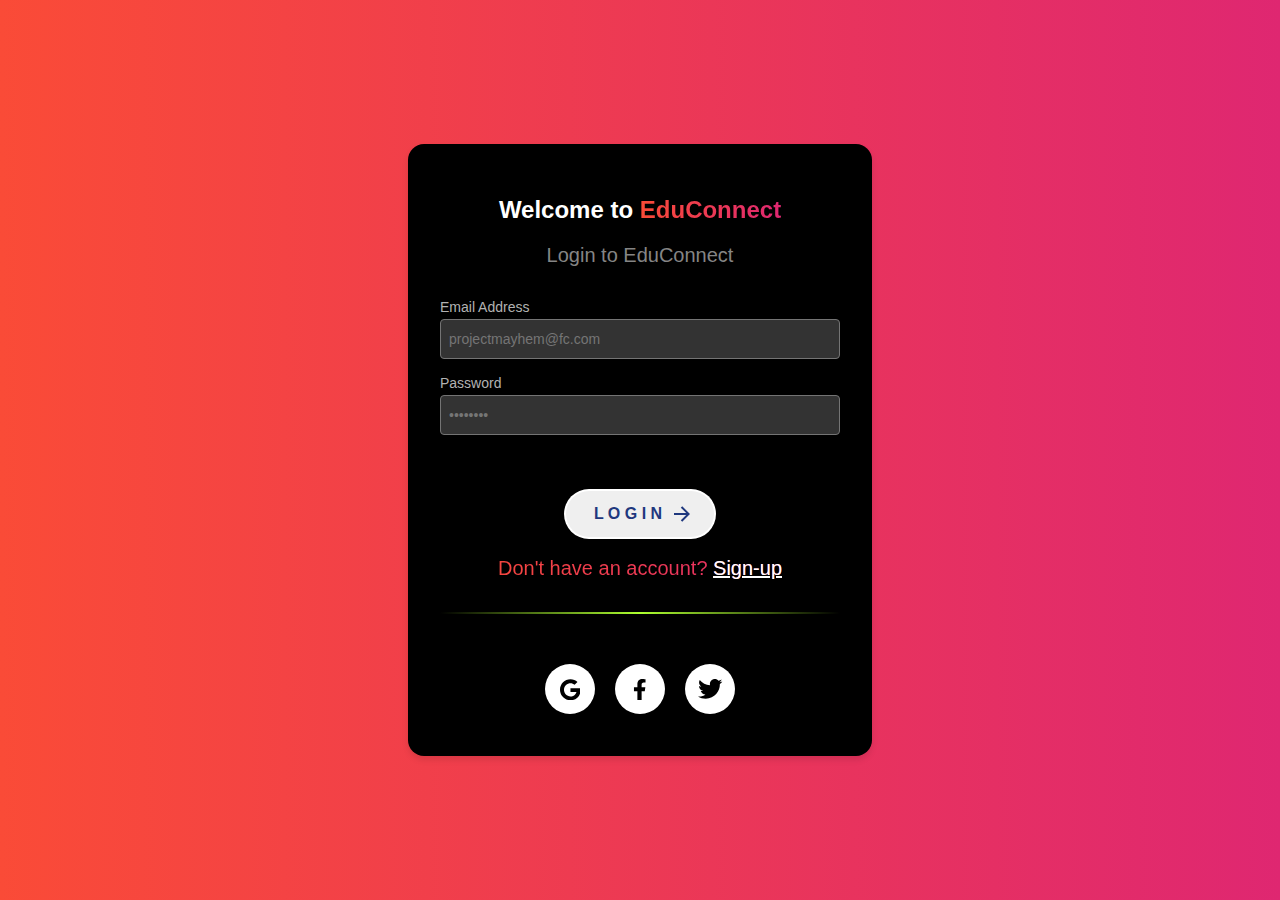
<file: Login/Login.html>
<!DOCTYPE html>
<html lang="en">
<head>
    <meta charset="UTF-8">
    <meta name="viewport" content="width=device-width, initial-scale=1.0">
    <title>Login Form</title>
    <link rel="stylesheet" href="Signup.css">
    <link rel="shortcut icon" type="png" href="../EduConnect/images/icon/favicon.png" />
</head>
<body>
    <div class="container">
        <h2>Welcome to <span id="educonnect">EduConnect</span></h2>
        <p>Login to EduConnect</p>

        <form id="signupForm">
            <div class="label-input-container">
                <label for="email">Email Address</label>
                <input id="email" placeholder="projectmayhem@fc.com" type="email">
            </div>
            <div class="label-input-container">
                <label for="password">Password</label>
                <input id="password" placeholder="••••••••" type="password">
            </div>
            <div class="button-container">
                <button class="animated-button">
                  <svg xmlns="http://www.w3.org/2000/svg" class="arr-2" viewBox="0 0 24 24">
                    <path
                      d="M16.1716 10.9999L10.8076 5.63589L12.2218 4.22168L20 11.9999L12.2218 19.778L10.8076 18.3638L16.1716 12.9999H4V10.9999H16.1716Z"
                    ></path>
                  </svg>
                  <span class="text">L O G I N</span>
                  <span class="circle"></span>
                  <svg xmlns="http://www.w3.org/2000/svg" class="arr-1" viewBox="0 0 24 24">
                    <path
                      d="M16.1716 10.9999L10.8076 5.63589L12.2218 4.22168L20 11.9999L12.2218 19.778L10.8076 18.3638L16.1716 12.9999H4V10.9999H16.1716Z"
                    ></path>
                  </svg>
                </button>
              </div>
            <p class="account">Don't have an account? <a href="Signup.html" style="color: #ffffff;">Sign-up</a></p>



            <div class="divider"></div>

            <div class="social-icons-container">
                <ul class="wrapper">
                      <li class="icon google">
                        <span class="tooltip">Google</span>
                        <svg viewBox="0 0 488 512" xmlns="http://www.w3.org/2000/svg" height="1.2em" fill="currentColor">
                          <path d="M488 261.8C488 403.3 391.1 504 248 504 110.8 504 0 393.2 0 256S110.8 8 248 8c66.8 0 123 24.5 166.3 64.9l-67.5 64.9C258.5 52.6 94.3 116.6 94.3 256c0 86.5 69.1 156.6 153.7 156.6 98.2 0 135-70.4 140.8-106.9H248v-85.3h236.1c2.3 12.7 3.9 24.9 3.9 41.4z"/>
                        </svg>
                      </li>    
                      <li class="icon facebook">
                        <span class="tooltip">Facebook</span>
                        <svg
                          viewBox="0 0 320 512"
                          height="1.2em"
                          fill="currentColor"
                          xmlns="http://www.w3.org/2000/svg"
                        >
                          <path
                            d="M279.14 288l14.22-92.66h-88.91v-60.13c0-25.35 12.42-50.06 52.24-50.06h40.42V6.26S260.43 0 225.36 0c-73.22 0-121.08 44.38-121.08 124.72v70.62H22.89V288h81.39v224h100.17V288z"
                          ></path>
                        </svg>
                      </li>
                      <li class="icon twitter">
                        <span class="tooltip">Twitter</span>
                        <svg
                          height="1.8em"
                          fill="currentColor"
                          viewBox="0 0 48 48"
                          xmlns="http://www.w3.org/2000/svg"
                          class="twitter"
                        >
                          <path
                            d="M42,12.429c-1.323,0.586-2.746,0.977-4.247,1.162c1.526-0.906,2.7-2.351,3.251-4.058c-1.428,0.837-3.01,1.452-4.693,1.776C34.967,9.884,33.05,9,30.926,9c-4.08,0-7.387,3.278-7.387,7.32c0,0.572,0.067,1.129,0.193,1.67c-6.138-0.308-11.582-3.226-15.224-7.654c-0.64,1.082-1,2.349-1,3.686c0,2.541,1.301,4.778,3.285,6.096c-1.211-0.037-2.351-0.374-3.349-0.914c0,0.022,0,0.055,0,0.086c0,3.551,2.547,6.508,5.923,7.181c-0.617,0.169-1.269,0.263-1.941,0.263c-0.477,0-0.942-0.054-1.392-0.135c0.94,2.902,3.667,5.023,6.898,5.086c-2.528,1.96-5.712,3.134-9.174,3.134c-0.598,0-1.183-0.034-1.761-0.104C9.268,36.786,13.152,38,17.321,38c13.585,0,21.017-11.156,21.017-20.834c0-0.317-0.01-0.633-0.025-0.945C39.763,15.197,41.013,13.905,42,12.429"
                          ></path>
                        </svg>
                      </li>             
                </ul>
              </div>

        </form>
    </div>

    <script src="Script.js"></script>
</body>
</html>
</file>
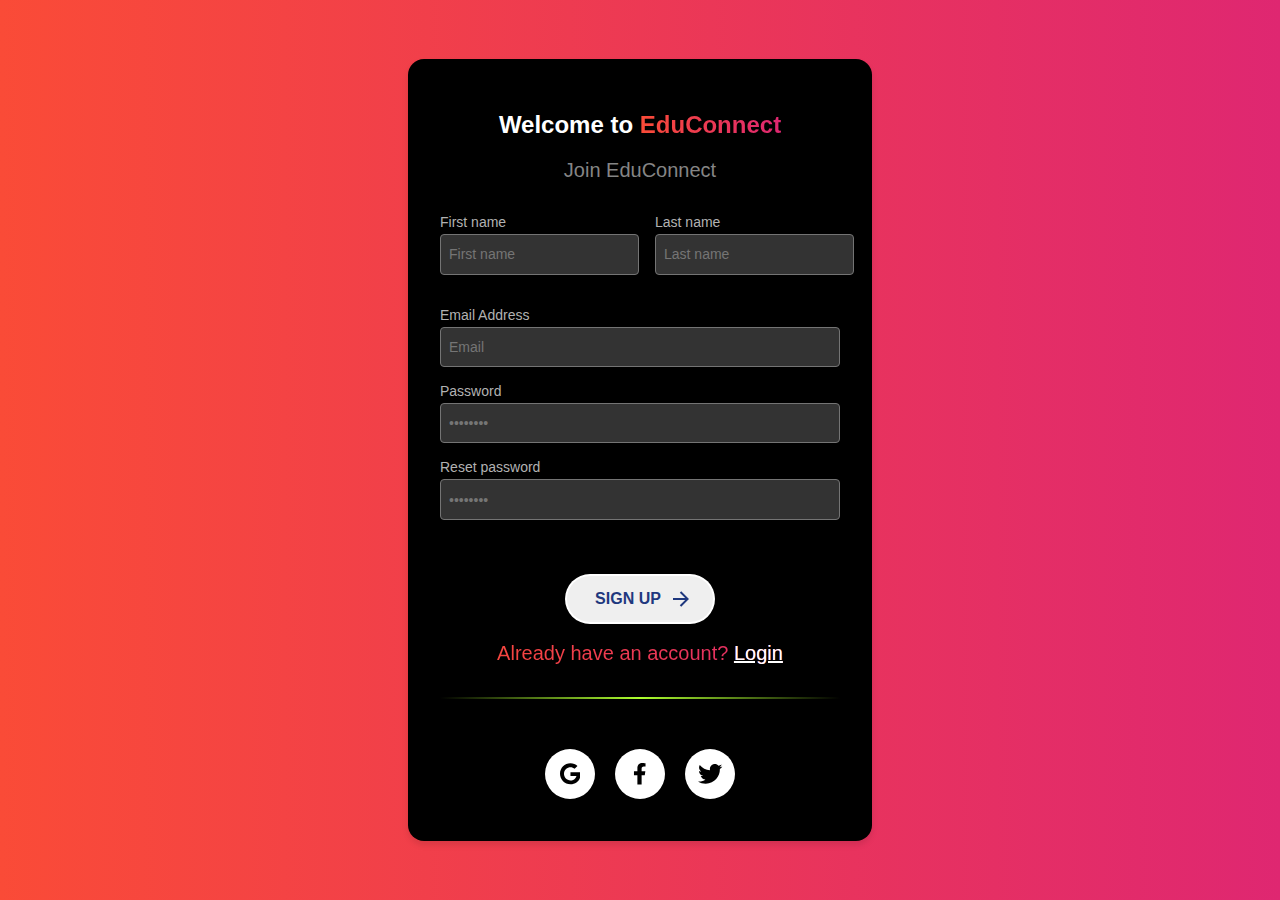
<file: Login/Signup.html>
<!DOCTYPE html>
<html lang="en">
<head>
    <meta charset="UTF-8">
    <meta name="viewport" content="width=device-width, initial-scale=1.0">
    <title>Signup Form</title>
    <link rel="stylesheet" href="Signup.css">
    <link rel="shortcut icon" type="png" href="../EduConnect/images/icon/favicon.png" />

</head>
<body>
    <div class="container">
        <h2>Welcome to <span id="educonnect">EduConnect</span></h2>
        <p>Join EduConnect</p>

        <form id="signupForm">
            <div class="input-row">
                <div class="label-input-container">
                    <label for="firstname">First name</label>
                    <input id="firstname" placeholder="First name" type="text">
                </div>
                <div class="label-input-container">
                    <label for="lastname">Last name</label>
                    <input id="lastname" placeholder="Last name" type="text">
                </div>
            </div>
            <div class="label-input-container">
                <label for="email">Email Address</label>
                <input id="email" placeholder="Email" type="email">
            </div>
            <div class="label-input-container">
                <label for="password">Password</label>
                <input id="password" placeholder="••••••••" type="password">
            </div>
            <div class="label-input-container">
                <label for="twitterpassword">Reset password</label>
                <input id="twitterpassword" placeholder="••••••••" type="password">
            </div>

            <div class="button-container">
                <button class="animated-button">
                  <svg xmlns="http://www.w3.org/2000/svg" class="arr-2" viewBox="0 0 24 24">
                    <path
                      d="M16.1716 10.9999L10.8076 5.63589L12.2218 4.22168L20 11.9999L12.2218 19.778L10.8076 18.3638L16.1716 12.9999H4V10.9999H16.1716Z"
                    ></path>
                  </svg>
                  <span class="text">SIGN UP</span>
                  <span class="circle"></span>
                  <svg xmlns="http://www.w3.org/2000/svg" class="arr-1" viewBox="0 0 24 24">
                    <path
                      d="M16.1716 10.9999L10.8076 5.63589L12.2218 4.22168L20 11.9999L12.2218 19.778L10.8076 18.3638L16.1716 12.9999H4V10.9999H16.1716Z"
                    ></path>
                  </svg>
                </button>
              </div>
            <p class="account">Already have an account? <a href="Login.html" style="color: #ffffff;">Login</a></p>

            <div class="divider"></div>

            <div class="social-icons-container">
                <ul class="wrapper">
                      <li class="icon google">
                        <span class="tooltip">Google</span>
                        <svg viewBox="0 0 488 512" xmlns="http://www.w3.org/2000/svg" height="1.2em" fill="currentColor">
                          <path d="M488 261.8C488 403.3 391.1 504 248 504 110.8 504 0 393.2 0 256S110.8 8 248 8c66.8 0 123 24.5 166.3 64.9l-67.5 64.9C258.5 52.6 94.3 116.6 94.3 256c0 86.5 69.1 156.6 153.7 156.6 98.2 0 135-70.4 140.8-106.9H248v-85.3h236.1c2.3 12.7 3.9 24.9 3.9 41.4z"/>
                        </svg>
                      </li>    
                      <li class="icon facebook">
                        <span class="tooltip">Facebook</span>
                        <svg
                          viewBox="0 0 320 512"
                          height="1.2em"
                          fill="currentColor"
                          xmlns="http://www.w3.org/2000/svg"
                        >
                          <path
                            d="M279.14 288l14.22-92.66h-88.91v-60.13c0-25.35 12.42-50.06 52.24-50.06h40.42V6.26S260.43 0 225.36 0c-73.22 0-121.08 44.38-121.08 124.72v70.62H22.89V288h81.39v224h100.17V288z"
                          ></path>
                        </svg>
                      </li>
                      <li class="icon twitter">
                        <span class="tooltip">Twitter</span>
                        <svg
                          height="1.8em"
                          fill="currentColor"
                          viewBox="0 0 48 48"
                          xmlns="http://www.w3.org/2000/svg"
                          class="twitter"
                        >
                          <path
                            d="M42,12.429c-1.323,0.586-2.746,0.977-4.247,1.162c1.526-0.906,2.7-2.351,3.251-4.058c-1.428,0.837-3.01,1.452-4.693,1.776C34.967,9.884,33.05,9,30.926,9c-4.08,0-7.387,3.278-7.387,7.32c0,0.572,0.067,1.129,0.193,1.67c-6.138-0.308-11.582-3.226-15.224-7.654c-0.64,1.082-1,2.349-1,3.686c0,2.541,1.301,4.778,3.285,6.096c-1.211-0.037-2.351-0.374-3.349-0.914c0,0.022,0,0.055,0,0.086c0,3.551,2.547,6.508,5.923,7.181c-0.617,0.169-1.269,0.263-1.941,0.263c-0.477,0-0.942-0.054-1.392-0.135c0.94,2.902,3.667,5.023,6.898,5.086c-2.528,1.96-5.712,3.134-9.174,3.134c-0.598,0-1.183-0.034-1.761-0.104C9.268,36.786,13.152,38,17.321,38c13.585,0,21.017-11.156,21.017-20.834c0-0.317-0.01-0.633-0.025-0.945C39.763,15.197,41.013,13.905,42,12.429"
                          ></path>
                        </svg>
                      </li>             
                </ul>
              </div>

        </form>
    </div>

    <script src="Script.js"></script>
</body>
</html>
</file>
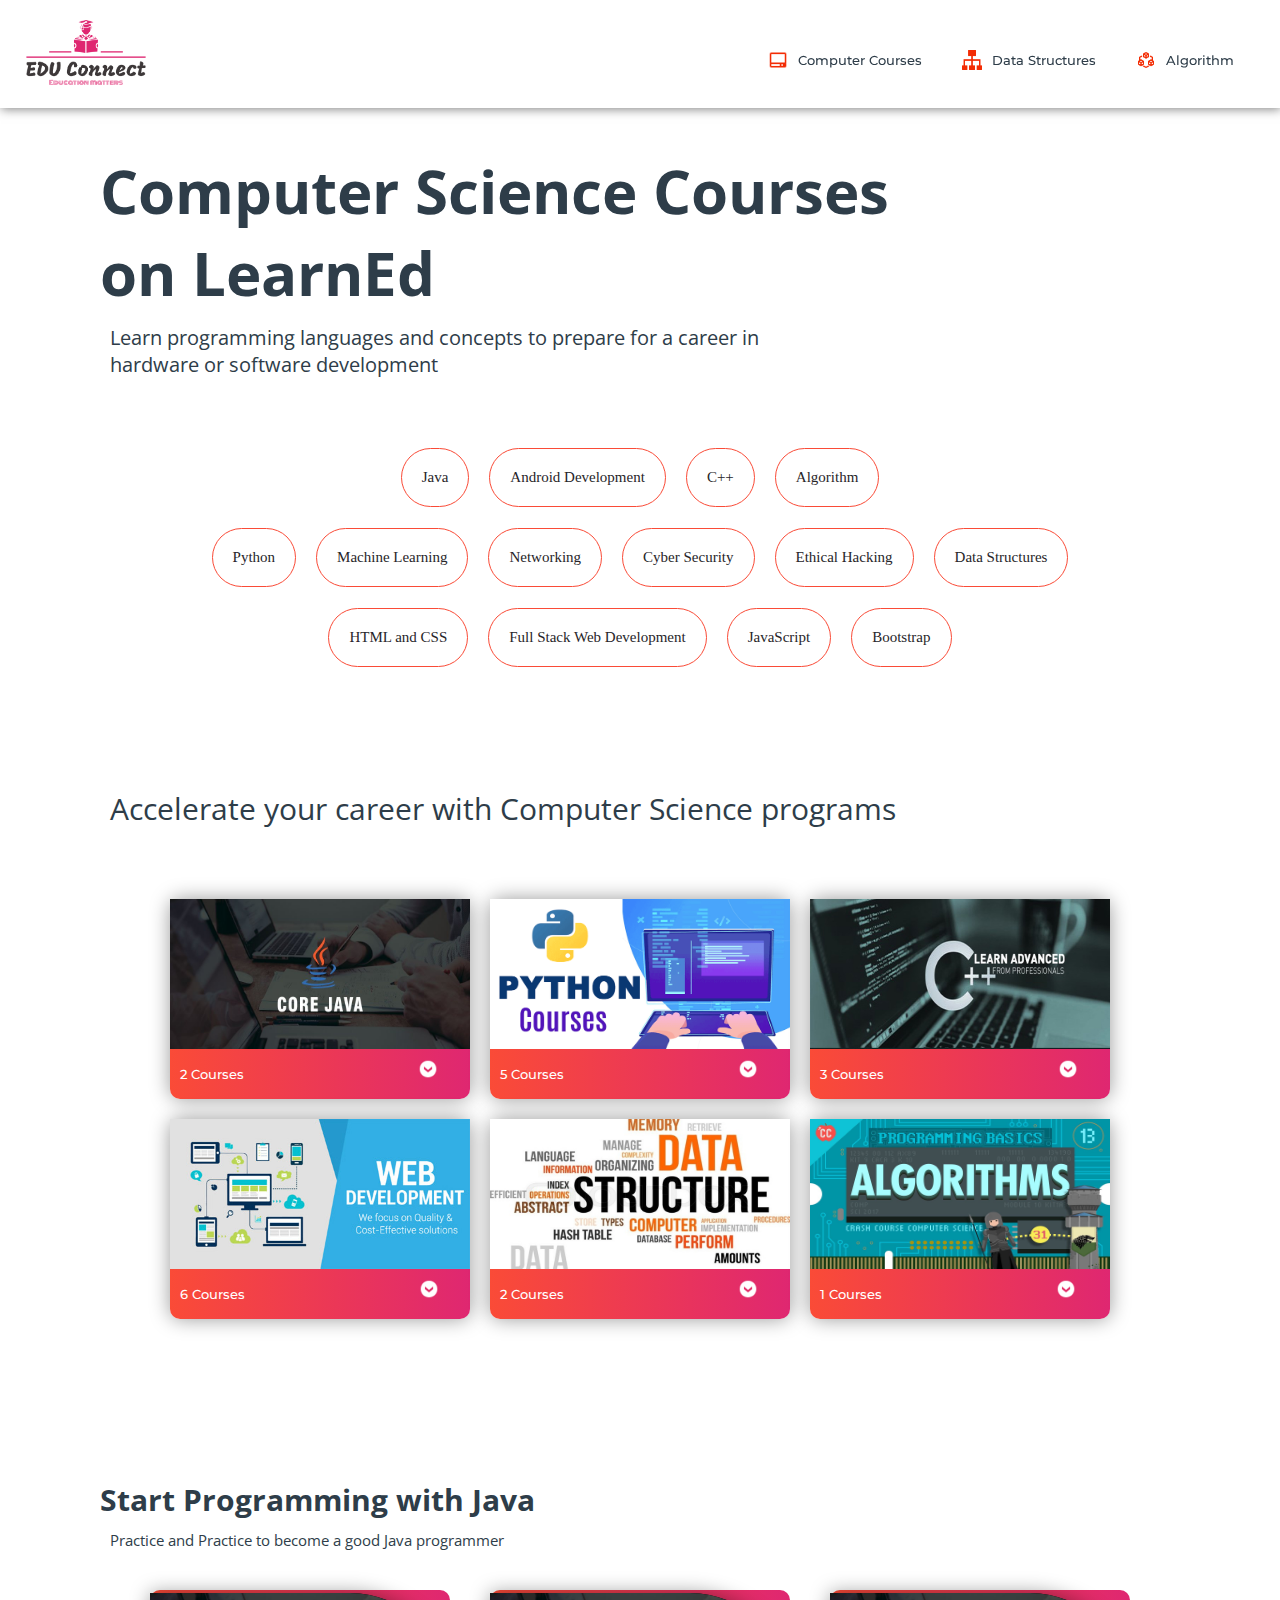
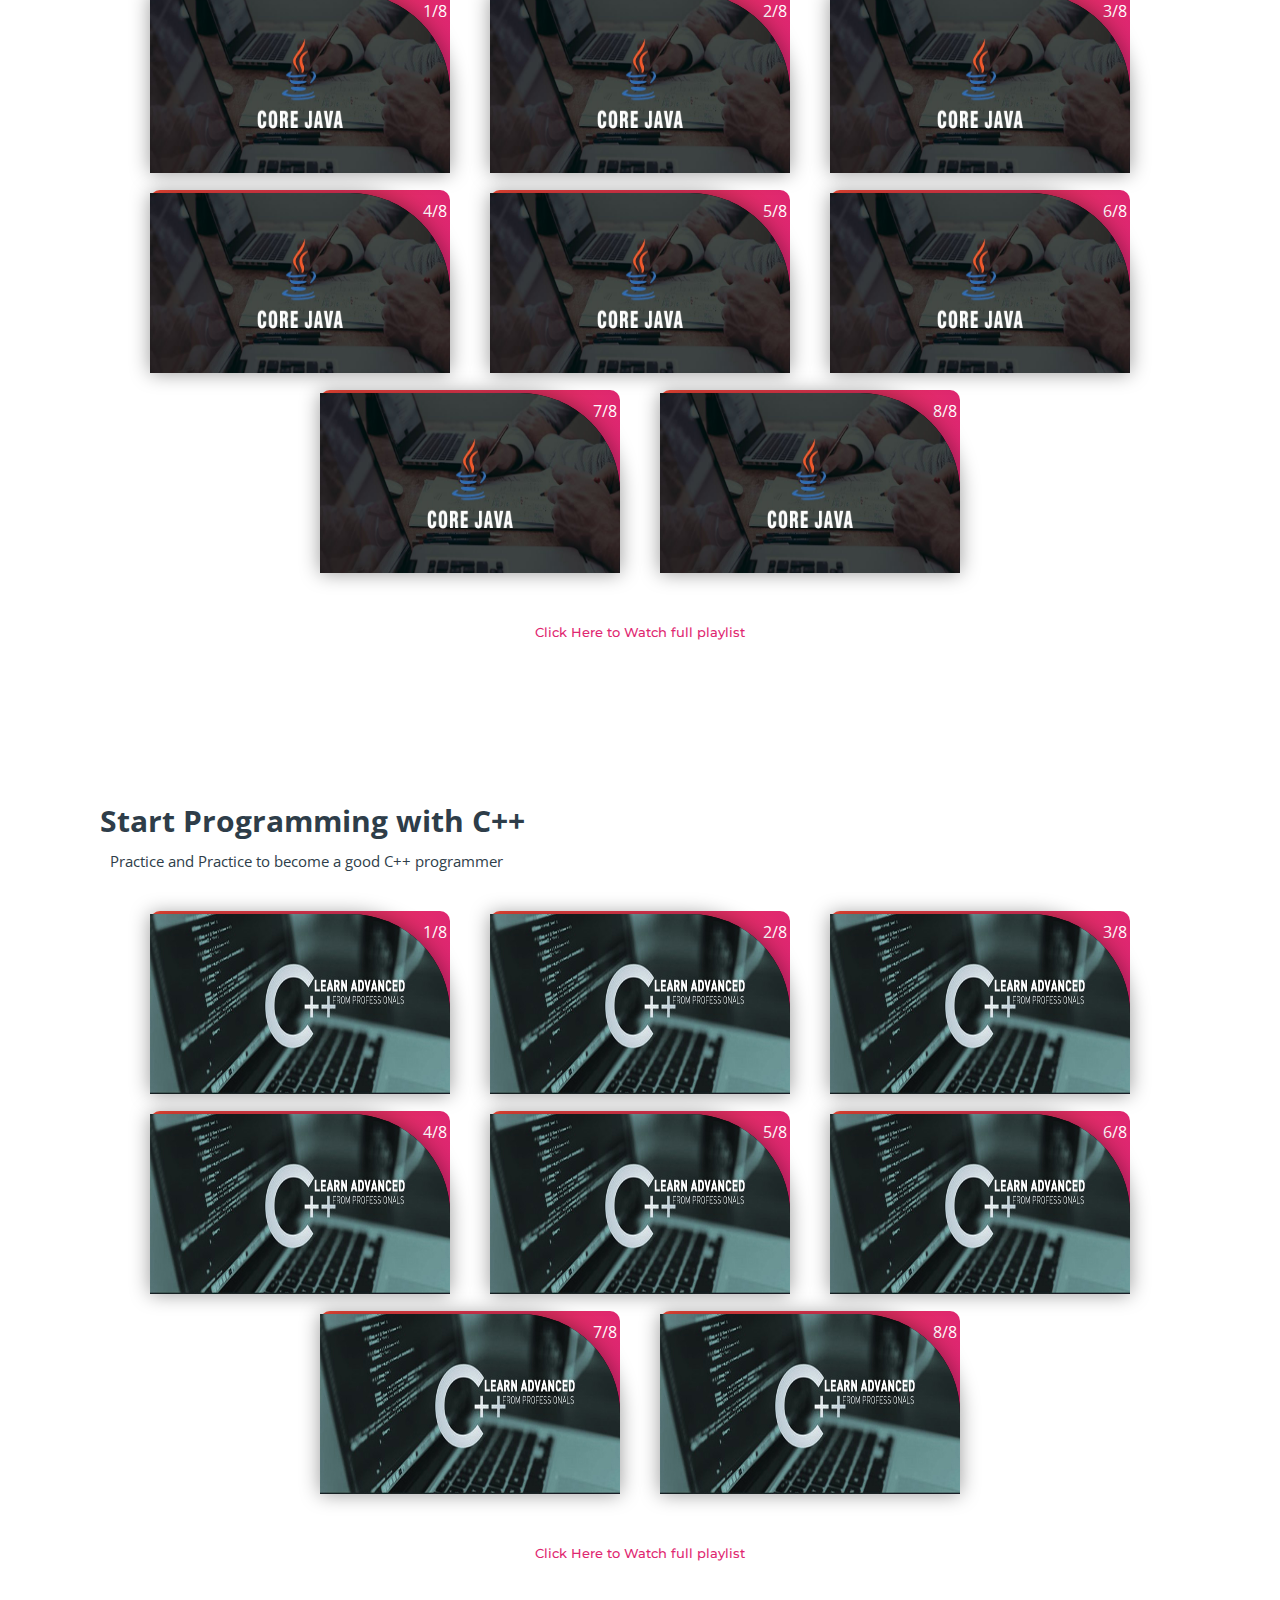
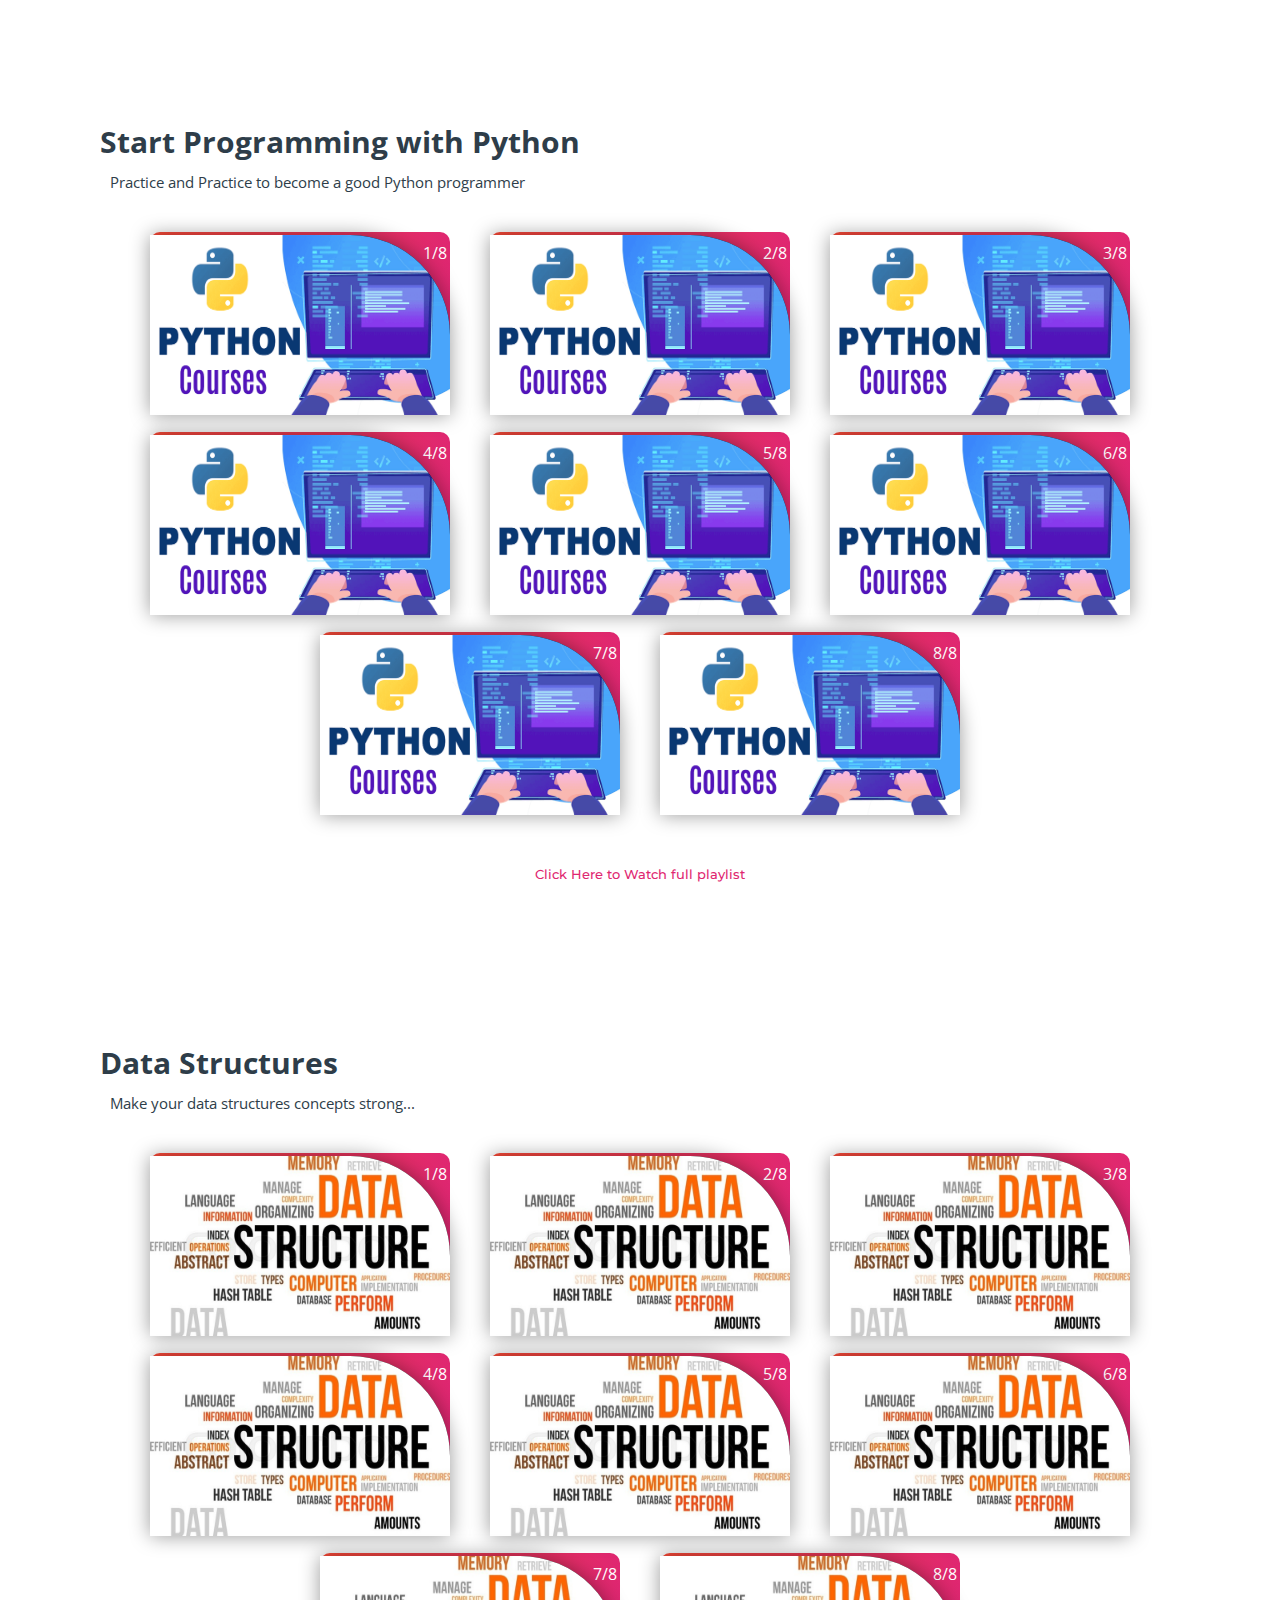
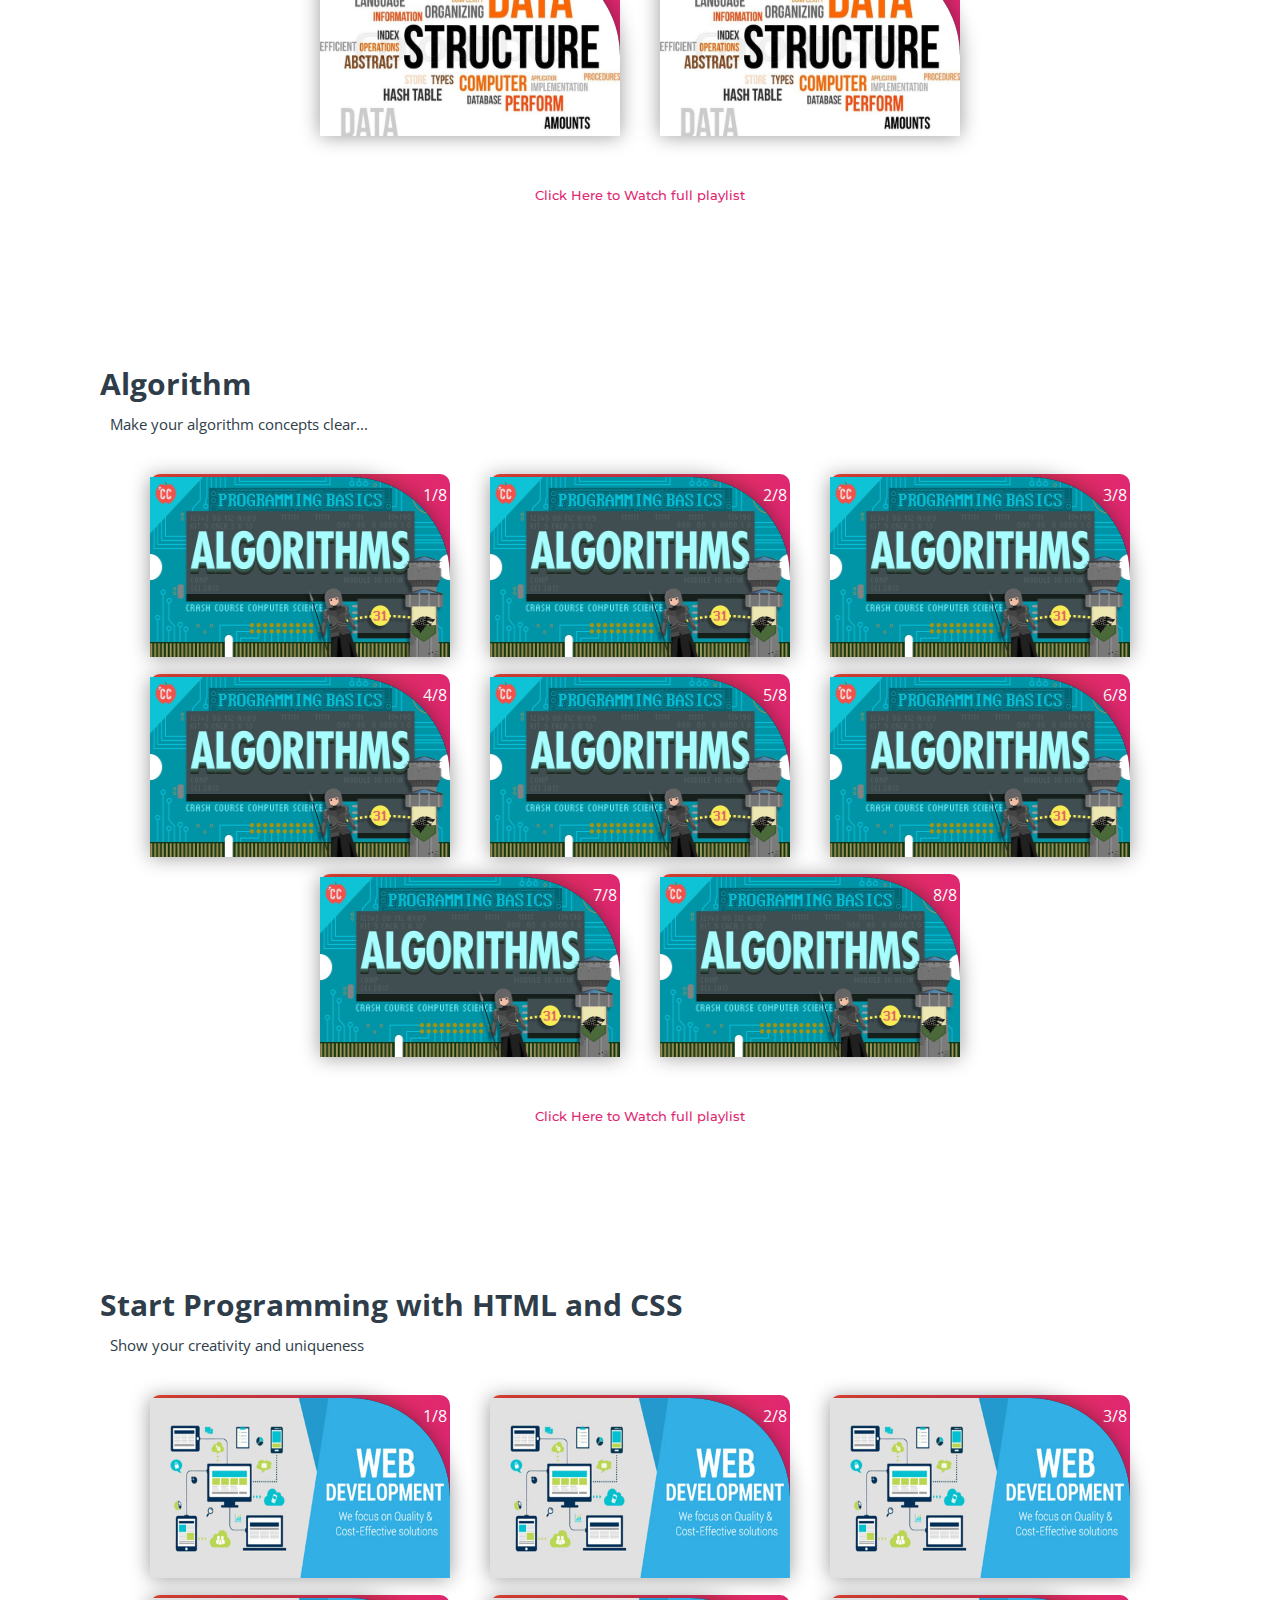
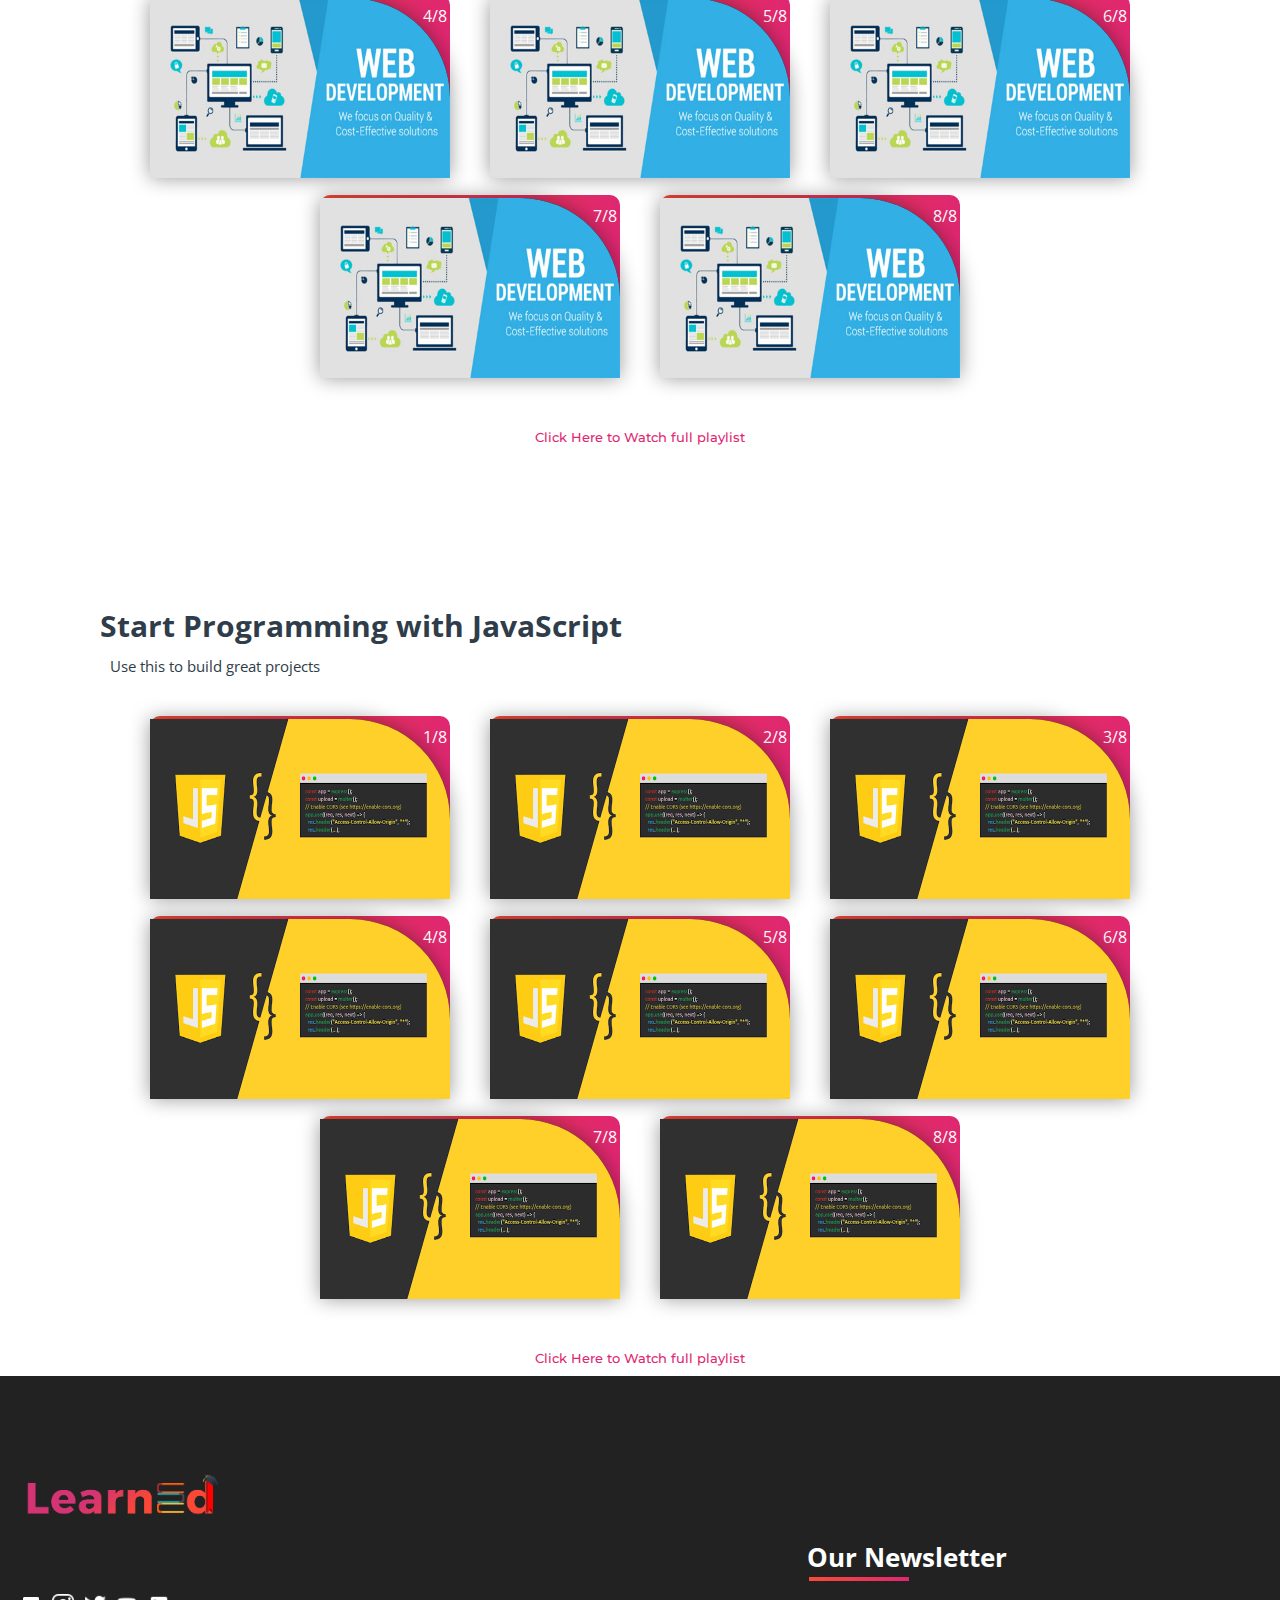
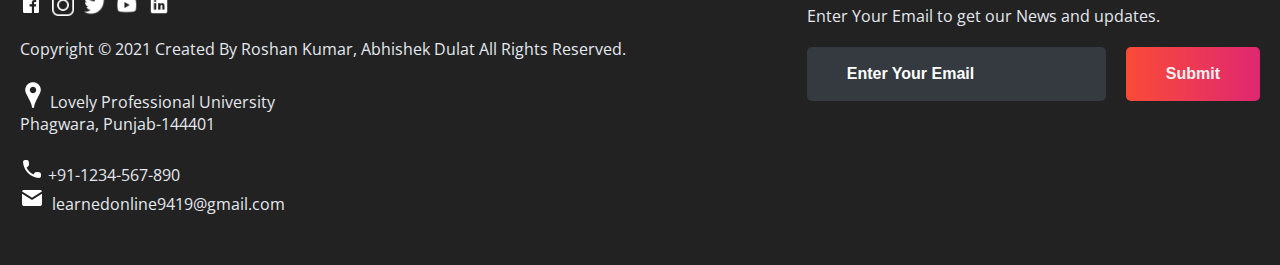
<file: EduConnect/subjects/computer_courses.html>
<!DOCTYPE html>
<html>
<head>
	<link rel="shortcut icon" type="png" href="../images/icon/favicon.png">
	<title>Computer Science Courses on LearnEd</title>
	<link rel="stylesheet" type="text/css" href="subjects.css">
	<script type="text/javascript" src="../script.js"></script>
</head>
<body>
	
<!-- NAVIGATION -->
	<header>
		<div class="nav" id="nav">
			<div id="learned-logo">
			<a href="../index.html"><img src="../images/icon/logo.png" style="width: 120px;"></a></div>
			<div class="switch-tab" id="switch-tab" onclick="switchTAB()"><img src="../images/icon/menu.png"></div>
			<ul id="list-switch">
				<!-- <li><a href="jee.html"><img src="../images/courses/d1.png" class="icon">JEE</a></li>
				<li><a href="gate.html"><img src="../images/courses/paper.png" class="icon">GATE</a></li> -->
				<li><a href="#"><img src="../images/courses/computer.png" class="icon">Computer Courses</a></li>
				<li><a href="#data"><img src="../images/courses/data.png" class="icon">Data Structures</a></li>
				<li><a href="#algo"><img src="../images/courses/algo.png" class="icon">Algorithm</a></li>
				<!-- <li><a href="#projects"><img src="../images/courses/projects.png" class="icon">Projects</a></li> -->
			</ul>
			<div class="search" id="search-switch">
				<input type="search" placeholder="Search" class="srch"><button id="srchbtn"><img src="../images/icon/search.png"></button>
			</div>
		</div>
	</header>
	

<!-- MAIN Heading of Page -->
	<div class="title">
		<span>Computer Science Courses<br>on LearnEd</span>
		<div class="shortdesc">
			<p>Learn programming languages and concepts to prepare for a career in<br>hardware or software development</p>
		</div>
	</div>


<!-- Some KeyWords related to Topic -->
	<div class="course">
		<div class="cbox">
		<div class="det"><a href="#java">Java</a></div>
		<div class="det"><a href="https://developer.android.com/">Android Development</a></div>
		<!-- <div class="det"><a href="https://docs.oracle.com/javafx/2/get_started/fxml_tutorial.htm">FXML</a></div> -->
		<div class="det"><a href="#c++">C++</a></div>
		<!-- <div class="det"><a href="https://www.geeksforgeeks.org/introduction-of-compiler-design/">Compiler Designing</a></div>
		<div class="det"><a href="https://www.coursera.org/specializations/game-design-and-development">Game Development</a></div> -->
		<div class="det"><a href="#algo">Algorithm</a></div>
		</div>
		<div class="cbox">
		<div class="det"><a href="#python">Python</a></div>
		<div class="det"><a href="https://www.coursera.org/learn/machine-learning">Machine Learning</a></div>
		<!-- <div class="det"><a href="https://en.wikipedia.org/wiki/Artificial_intelligence">Artificial Intelligence</a></div> -->
		<div class="det"><a href="https://en.wikipedia.org/wiki/Network">Networking</a></div>
		<div class="det"><a href="https://www.kaspersky.co.in/resource-center/definitions/what-is-cyber-security">Cyber Security</a></div>
		<div class="det"><a href="https://www.eccouncil.org/ethical-hacking/">Ethical Hacking</a></div>
		<div class="det"><a href="#data">Data Structures</a></div>
		</div>
		<div class="cbox">
		<div class="det"><a href="#html_css">HTML and CSS</a></div>
		<div class="det"><a href="https://www.udacity.com/course/full-stack-web-developer-nanodegree--nd0044">Full Stack Web Development</a></div>
		<!-- <div class="det"><a href="https://uxplanet.org/what-is-ui-vs-ux-design-and-the-difference-d9113f6612de?gi=6d9d13f4cc95">UI Designing</a></div> -->
		<!-- <div class="det"><a href="https://www.adobe.com/in/products/xd.html">Adobe XD</a></div>
		<div class="det"><a href="https://www.sciencedirect.com/topics/computer-science/hardware-design">Hardware Designing</a></div> -->
		<div class="det"><a href="#javascript">JavaScript</a></div>
		<div class="det"><a href="#html_css">Bootstrap</a></div>
		</div>
	</div>


<!-- Courses Available -->
	<div class="inbt">
		Accelerate your career with Computer Science programs
	</div>

	<div class="ccard">
	<center>
		<div class="ccardbox">
			<div class="dcard">
				<div class="fpart"><img src="../images/courses/java-course.jpg"></div>
				<a href="#java"><div class="spart">2 Courses <img src="../images/icon/dropdown.png"></div></a>
			</div>
			<div class="dcard">
				<div class="fpart"><img src="../images/courses/python-course.png"></div>
				<a href="#python"><div class="spart">5 Courses <img src="../images/icon/dropdown.png"></div></a>
			</div>
			<div class="dcard">
				<div class="fpart"><img src="../images/courses/c-course.jpg"></div>
				<a href="#c++"><div class="spart">3 Courses <img src="../images/icon/dropdown.png"></div></a>
			</div>
		</div>
		<div class="ccardbox">
			<div class="dcard">
				<div class="fpart"><img src="../images/courses/web-course.jpg"></div>
				<a href="#html_css"><div class="spart">6 Courses <img src="../images/icon/dropdown.png"></div></a>
			</div>
			<div class="dcard">
				<div class="fpart"><img src="../images/courses/data-course.jpg"></div>
				<a href="#data"><div class="spart">2 Courses <img src="../images/icon/dropdown.png"></div></a>
			</div>
			<div class="dcard">
				<div class="fpart"><img src="../images/courses/algo-course.jpg"></div>
				<a href="#algo"><div class="spart">1 Courses <img src="../images/icon/dropdown.png"></div></a>
			</div>
		</div>
	</center>
	</div>


<!-- Videos on JAVA Lectures -->
	<div class="title2" id="java">
		<span>Start Programming with Java</span>
		<div class="shortdesc2">
			<p>Practice and Practice to become a good Java programmer</p>
		</div>
	</div>
	
	<center>
		<div class="ccardbox2">
			<div class="dcard2"><span class="tag" >1/8</span>
				<div class="fpart2">
					<img src="../images/courses/java-course.jpg">
					<iframe src="https://www.youtube.com/embed/IsLyduxZ9sc" frameborder="0" allow="accelerometer; autoplay; encrypted-media; gyroscope; picture-in-picture" allowfullscreen></iframe>
				</div>
			</div>
			<div class="dcard2"><span class="tag" >2/8</span>
				<div class="fpart2">
					<img src="../images/courses/java-course.jpg">
					<iframe src="https://www.youtube.com/embed/U_vuESBFEpE" frameborder="0" allow="accelerometer; autoplay; encrypted-media; gyroscope; picture-in-picture" allowfullscreen></iframe>
				</div>
			</div>
			<div class="dcard2"><span class="tag" >3/8</span>
				<div class="fpart2">
					<img src="../images/courses/java-course.jpg">
					<iframe src="https://www.youtube.com/embed/7i8vbPA37y0" frameborder="0" allow="accelerometer; autoplay; encrypted-media; gyroscope; picture-in-picture" allowfullscreen></iframe>
				</div>
			</div>
			<div class="dcard2"><span class="tag" >4/8</span>
				<div class="fpart2">
					<img src="../images/courses/java-course.jpg">
					<iframe src="https://www.youtube.com/embed/FB47F-QIk3k" frameborder="0" allow="accelerometer; autoplay; encrypted-media; gyroscope; picture-in-picture" allowfullscreen></iframe>
				</div>
			</div>
			<div class="dcard2"><span class="tag" >5/8</span>
				<div class="fpart2">
					<img src="../images/courses/java-course.jpg">
					<iframe src="https://www.youtube.com/embed/8qyVcHJ1Et4" frameborder="0" allow="accelerometer; autoplay; encrypted-media; gyroscope; picture-in-picture" allowfullscreen></iframe>
				</div>
			</div>
			<div class="dcard2"><span class="tag" >6/8</span>
				<div class="fpart2">
					<img src="../images/courses/java-course.jpg">
					<iframe src="https://www.youtube.com/embed/N53Vf8HGd-0" frameborder="0" allow="accelerometer; autoplay; encrypted-media; gyroscope; picture-in-picture" allowfullscreen></iframe>
				</div>
			</div>
			<div class="dcard2"><span class="tag" >7/8</span>
				<div class="fpart2">
					<img src="../images/courses/java-course.jpg">
					<iframe src="https://www.youtube.com/embed/slz2Vc904Qg" frameborder="0" allow="accelerometer; autoplay; encrypted-media; gyroscope; picture-in-picture" allowfullscreen></iframe>
				</div>
			</div>
			<div class="dcard2"><span class="tag" >8/8</span>
				<div class="fpart2">
					<img src="../images/courses/java-course.jpg">
					<iframe src="https://www.youtube.com/embed/Q0NVRQP1Z5g" frameborder="0" allow="accelerometer; autoplay; encrypted-media; gyroscope; picture-in-picture" allowfullscreen></iframe>
				</div>
			</div>
		</div>
	</center>
	<br><br>
	<div class="click-me">
		<a href="https://www.youtube.com/watch?v=IsLyduxZ9sc&list=PLX9Zi6XTqOKQ7TdRz0QynGIKuMV9Q2H8E" target="_blank">Click Here to Watch full playlist</a>
	</div>

<!-- Videos on C++ Lectures -->

	<div class="title2" id="c++">
		<span>Start Programming with C++</span>
		<div class="shortdesc2">
			<p>Practice and Practice to become a good C++ programmer</p>
		</div>
	</div>
	<center>
		<div class="ccardbox2">
			<div class="dcard2"><span class="tag" >1/8</span>
				<div class="fpart2"><img src="../images/courses/c-course.jpg">
					<iframe src="https://www.youtube.com/embed/Iuo9PpGE04Y" frameborder="0" allow="accelerometer; autoplay; encrypted-media; gyroscope; picture-in-picture" allowfullscreen></iframe>
				</div>
			</div>
			<div class="dcard2"><span class="tag" >2/8</span>
				<div class="fpart2"><img src="../images/courses/c-course.jpg">
					<iframe src="https://www.youtube.com/embed/52dHKRD7cdg" frameborder="0" allow="accelerometer; autoplay; encrypted-media; gyroscope; picture-in-picture" allowfullscreen></iframe>
				</div>
			</div>
			<div class="dcard2"><span class="tag" >3/8</span>
				<div class="fpart2"><img src="../images/courses/c-course.jpg">
					<iframe src="https://www.youtube.com/embed/Iuo9PpGE04Y" frameborder="0" allow="accelerometer; autoplay; encrypted-media; gyroscope; picture-in-picture" allowfullscreen></iframe>
				</div>
			</div>
			<div class="dcard2"><span class="tag" >4/8</span>
				<div class="fpart2"><img src="../images/courses/c-course.jpg">
					<iframe src="https://www.youtube.com/embed/Iuo9PpGE04Y" frameborder="0" allow="accelerometer; autoplay; encrypted-media; gyroscope; picture-in-picture" allowfullscreen></iframe>
				</div>
			</div>
		
			<div class="dcard2"><span class="tag" >5/8</span>
				<div class="fpart2"><img src="../images/courses/c-course.jpg">
					<iframe src="https://www.youtube.com/embed/Iuo9PpGE04Y" frameborder="0" allow="accelerometer; autoplay; encrypted-media; gyroscope; picture-in-picture" allowfullscreen></iframe>
				</div>
			</div>
			<div class="dcard2"><span class="tag" >6/8</span>
				<div class="fpart2"><img src="../images/courses/c-course.jpg">
					<iframe src="https://www.youtube.com/embed/Iuo9PpGE04Y" frameborder="0" allow="accelerometer; autoplay; encrypted-media; gyroscope; picture-in-picture" allowfullscreen></iframe>
				</div>
			</div>
			<div class="dcard2"><span class="tag" >7/8</span>
				<div class="fpart2"><img src="../images/courses/c-course.jpg">
					<iframe src="https://www.youtube.com/embed/Iuo9PpGE04Y" frameborder="0" allow="accelerometer; autoplay; encrypted-media; gyroscope; picture-in-picture" allowfullscreen></iframe>
				</div>
			</div>
			<div class="dcard2"><span class="tag" >8/8</span>
				<div class="fpart2"><img src="../images/courses/c-course.jpg">
					<iframe src="https://www.youtube.com/embed/Iuo9PpGE04Y" frameborder="0" allow="accelerometer; autoplay; encrypted-media; gyroscope; picture-in-picture" allowfullscreen></iframe>
				</div>
			</div>
		</div>
	</center>
<br><br>
	<div class="click-me">
		<a href="https://www.youtube.com/watch?v=Iuo9PpGE04Y&feature=youtu.be" target="_blank">Click Here to Watch full playlist</a>
	</div>

<!-- Videos on PYTHON Lectures -->

	<div class="title2" id="python">
		<span>Start Programming with Python</span>
		<div class="shortdesc2">
			<p>Practice and Practice to become a good Python programmer</p>
		</div>
	</div>
	<center>
		<div class="ccardbox2">
			<div class="dcard2"><span class="tag" >1/8</span>
				<div class="fpart2"><img src="../images/courses/python-course.png">
					<iframe src="https://www.youtube.com/embed/QXeEoD0pB3E" frameborder="0" allow="accelerometer; autoplay; encrypted-media; gyroscope; picture-in-picture" allowfullscreen></iframe>
				</div>
			</div>
			<div class="dcard2"><span class="tag" >2/8</span>
				<div class="fpart2"><img src="../images/courses/python-course.png">
					<iframe src="https://www.youtube.com/embed/QXeEoD0pB3E" frameborder="0" allow="accelerometer; autoplay; encrypted-media; gyroscope; picture-in-picture" allowfullscreen></iframe>
				</div>
			</div>
			<div class="dcard2"><span class="tag" >3/8</span>
				<div class="fpart2"><img src="../images/courses/python-course.png">
					<iframe src="https://www.youtube.com/embed/QXeEoD0pB3E" frameborder="0" allow="accelerometer; autoplay; encrypted-media; gyroscope; picture-in-picture" allowfullscreen></iframe>
				</div>
			</div>
			<div class="dcard2"><span class="tag" >4/8</span>
				<div class="fpart2"><img src="../images/courses/python-course.png">
					<iframe src="https://www.youtube.com/embed/QXeEoD0pB3E" frameborder="0" allow="accelerometer; autoplay; encrypted-media; gyroscope; picture-in-picture" allowfullscreen></iframe>
				</div>
			</div>
		
			<div class="dcard2"><span class="tag" >5/8</span>
				<div class="fpart2"><img src="../images/courses/python-course.png">
					<iframe src="https://www.youtube.com/embed/QXeEoD0pB3E" frameborder="0" allow="accelerometer; autoplay; encrypted-media; gyroscope; picture-in-picture" allowfullscreen></iframe>
				</div>
			</div>
			<div class="dcard2"><span class="tag" >6/8</span>
				<div class="fpart2"><img src="../images/courses/python-course.png">
					<iframe src="https://www.youtube.com/embed/QXeEoD0pB3E" frameborder="0" allow="accelerometer; autoplay; encrypted-media; gyroscope; picture-in-picture" allowfullscreen></iframe>
				</div>
			</div>
			<div class="dcard2"><span class="tag" >7/8</span>
				<div class="fpart2"><img src="../images/courses/python-course.png">
					<iframe src="https://www.youtube.com/embed/QXeEoD0pB3E" frameborder="0" allow="accelerometer; autoplay; encrypted-media; gyroscope; picture-in-picture" allowfullscreen></iframe>
				</div>
			</div>
			<div class="dcard2"><span class="tag" >8/8</span>
				<div class="fpart2"><img src="../images/courses/python-course.png">
					<iframe src="https://www.youtube.com/embed/QXeEoD0pB3E" frameborder="0" allow="accelerometer; autoplay; encrypted-media; gyroscope; picture-in-picture" allowfullscreen></iframe>
				</div>
			</div>
		</div>
	</center>

<br><br>
	<div class="click-me">
		<a href="https://youtu.be/QXeEoD0pB3E" target="_blank">Click Here to Watch full playlist</a>
	</div>
<!-- Videos on DATA STRUCTURES Lectures -->

	<div class="title2" id="data">
		<span>Data Structures</span>
		<div class="shortdesc2">
			<p>Make your data structures concepts strong...</p>
		</div>
	</div>
	<center>
		<div class="ccardbox2">
			<div class="dcard2"><span class="tag" >1/8</span>
				<div class="fpart2"><img src="../images/courses/data-course.jpg">
					<iframe src="https://www.youtube.com/embed/Db9ZYbJONHc" frameborder="0" allow="accelerometer; autoplay; encrypted-media; gyroscope; picture-in-picture" allowfullscreen></iframe>
				</div>
			</div>
			<div class="dcard2"><span class="tag" >2/8</span>
				<div class="fpart2"><img src="../images/courses/data-course.jpg">
					<iframe src="https://www.youtube.com/embed/Db9ZYbJONHc" frameborder="0" allow="accelerometer; autoplay; encrypted-media; gyroscope; picture-in-picture" allowfullscreen></iframe>
				</div>
			</div>
			<div class="dcard2"><span class="tag" >3/8</span>
				<div class="fpart2"><img src="../images/courses/data-course.jpg">
					<iframe src="https://www.youtube.com/embed/Db9ZYbJONHc" frameborder="0" allow="accelerometer; autoplay; encrypted-media; gyroscope; picture-in-picture" allowfullscreen></iframe>
				</div>
			</div>
			<div class="dcard2"><span class="tag" >4/8</span>
				<div class="fpart2"><img src="../images/courses/data-course.jpg">
					<iframe src="https://www.youtube.com/embed/Db9ZYbJONHc" frameborder="0" allow="accelerometer; autoplay; encrypted-media; gyroscope; picture-in-picture" allowfullscreen></iframe>
				</div>
			</div>
		
			<div class="dcard2"><span class="tag" >5/8</span>
				<div class="fpart2"><img src="../images/courses/data-course.jpg">
					<iframe src="https://www.youtube.com/embed/Db9ZYbJONHc" frameborder="0" allow="accelerometer; autoplay; encrypted-media; gyroscope; picture-in-picture" allowfullscreen></iframe>
				</div>
			</div>
			<div class="dcard2"><span class="tag" >6/8</span>
				<div class="fpart2"><img src="../images/courses/data-course.jpg">
					<iframe src="https://www.youtube.com/embed/Db9ZYbJONHc" frameborder="0" allow="accelerometer; autoplay; encrypted-media; gyroscope; picture-in-picture" allowfullscreen></iframe>
				</div>
			</div>
			<div class="dcard2"><span class="tag" >7/8</span>
				<div class="fpart2"><img src="../images/courses/data-course.jpg">
					<iframe src="https://www.youtube.com/embed/Db9ZYbJONHc" frameborder="0" allow="accelerometer; autoplay; encrypted-media; gyroscope; picture-in-picture" allowfullscreen></iframe>
				</div>
			</div>
			<div class="dcard2"><span class="tag" >8/8</span>
				<div class="fpart2"><img src="../images/courses/data-course.jpg">
					<iframe src="https://www.youtube.com/embed/Db9ZYbJONHc" frameborder="0" allow="accelerometer; autoplay; encrypted-media; gyroscope; picture-in-picture" allowfullscreen></iframe>
				</div>
			</div>
		</div>
	</center>
<br><br>
	<div class="click-me">
		<a href="https://www.youtube.com/watch?v=Db9ZYbJONHc" target="_blank">Click Here to Watch full playlist</a>
	</div>

<!-- Videos on ALGORITHM Lectures -->

	<div class="title2" id="algo">
		<span>Algorithm</span>
		<div class="shortdesc2">
			<p>Make your algorithm concepts clear...</p>
		</div>
	</div>
	<center>
		<div class="ccardbox2">
			<div class="dcard2"><span class="tag" >1/8</span>
				<div class="fpart2"><img src="../images/courses/algo-course.jpg">
					<iframe src="https://www.youtube.com/embed/0IAPZzGSbME" frameborder="0" allow="accelerometer; autoplay; encrypted-media; gyroscope; picture-in-picture" allowfullscreen></iframe>
				</div>
			</div>
			<div class="dcard2"><span class="tag" >2/8</span>
				<div class="fpart2"><img src="../images/courses/algo-course.jpg">
					<iframe src="https://www.youtube.com/embed/0IAPZzGSbME" frameborder="0" allow="accelerometer; autoplay; encrypted-media; gyroscope; picture-in-picture" allowfullscreen></iframe>
				</div>
			</div>
			<div class="dcard2"><span class="tag" >3/8</span>
				<div class="fpart2"><img src="../images/courses/algo-course.jpg">
					<iframe src="https://www.youtube.com/embed/0IAPZzGSbME" frameborder="0" allow="accelerometer; autoplay; encrypted-media; gyroscope; picture-in-picture" allowfullscreen></iframe>
				</div>
			</div>
			<div class="dcard2"><span class="tag" >4/8</span>
				<div class="fpart2"><img src="../images/courses/algo-course.jpg">
					<iframe src="https://www.youtube.com/embed/0IAPZzGSbME" frameborder="0" allow="accelerometer; autoplay; encrypted-media; gyroscope; picture-in-picture" allowfullscreen></iframe>
				</div>
			</div>
		
			<div class="dcard2"><span class="tag" >5/8</span>
				<div class="fpart2"><img src="../images/courses/algo-course.jpg">
					<iframe src="https://www.youtube.com/embed/0IAPZzGSbME" frameborder="0" allow="accelerometer; autoplay; encrypted-media; gyroscope; picture-in-picture" allowfullscreen></iframe>
				</div>
			</div>
			<div class="dcard2"><span class="tag" >6/8</span>
				<div class="fpart2"><img src="../images/courses/algo-course.jpg">
					<iframe src="https://www.youtube.com/embed/0IAPZzGSbME" frameborder="0" allow="accelerometer; autoplay; encrypted-media; gyroscope; picture-in-picture" allowfullscreen></iframe>
				</div>
			</div>
			<div class="dcard2"><span class="tag" >7/8</span>
				<div class="fpart2"><img src="../images/courses/algo-course.jpg">
					<iframe src="https://www.youtube.com/embed/0IAPZzGSbME" frameborder="0" allow="accelerometer; autoplay; encrypted-media; gyroscope; picture-in-picture" allowfullscreen></iframe>
				</div>
			</div>
			<div class="dcard2"><span class="tag" >8/8</span>
				<div class="fpart2"><img src="../images/courses/algo-course.jpg">
					<iframe src="https://www.youtube.com/embed/0IAPZzGSbME" frameborder="0" allow="accelerometer; autoplay; encrypted-media; gyroscope; picture-in-picture" allowfullscreen></iframe>
				</div>
			</div>
		</div>
	</center>
<br><br>
	<div class="click-me">
		<a href="https://www.youtube.com/watch?v=0IAPZzGSbME" target="_blank">Click Here to Watch full playlist</a>
	</div>

<!-- Videos on HTML and CSS Lectures -->

	<div class="title2" id="html_css">
		<span>Start Programming with HTML and CSS</span>
		<div class="shortdesc2">
			<p>Show your creativity and uniqueness</p>
		</div>
	</div>
	<center>
		<div class="ccardbox2">
			<div class="dcard2"><span class="tag" >1/8</span>
				<div class="fpart2"><img src="../images/courses/web-course.jpg">
					<iframe src="https://www.youtube.com/embed/TKYsuU86-DQ" frameborder="0" allow="accelerometer; autoplay; encrypted-media; gyroscope; picture-in-picture" allowfullscreen></iframe>
				</div>
			</div>
			<div class="dcard2"><span class="tag" >2/8</span>
				<div class="fpart2"><img src="../images/courses/web-course.jpg">
					<iframe src="https://www.youtube.com/embed/TKYsuU86-DQ" frameborder="0" allow="accelerometer; autoplay; encrypted-media; gyroscope; picture-in-picture" allowfullscreen></iframe>
				</div>
			</div>
			<div class="dcard2"><span class="tag" >3/8</span>
				<div class="fpart2"><img src="../images/courses/web-course.jpg">
					<iframe src="https://www.youtube.com/embed/TKYsuU86-DQ" frameborder="0" allow="accelerometer; autoplay; encrypted-media; gyroscope; picture-in-picture" allowfullscreen></iframe>
				</div>
			</div>
			<div class="dcard2"><span class="tag" >4/8</span>
				<div class="fpart2"><img src="../images/courses/web-course.jpg">
					<iframe src="https://www.youtube.com/embed/TKYsuU86-DQ" frameborder="0" allow="accelerometer; autoplay; encrypted-media; gyroscope; picture-in-picture" allowfullscreen></iframe>
				</div>
			</div>
		
			<div class="dcard2"><span class="tag" >5/8</span>
				<div class="fpart2"><img src="../images/courses/web-course.jpg">
					<iframe src="https://www.youtube.com/embed/TKYsuU86-DQ" frameborder="0" allow="accelerometer; autoplay; encrypted-media; gyroscope; picture-in-picture" allowfullscreen></iframe>
				</div>
			</div>
			<div class="dcard2"><span class="tag" >6/8</span>
				<div class="fpart2"><img src="../images/courses/web-course.jpg">
					<iframe src="https://www.youtube.com/embed/TKYsuU86-DQ" frameborder="0" allow="accelerometer; autoplay; encrypted-media; gyroscope; picture-in-picture" allowfullscreen></iframe>
				</div>
			</div>
			<div class="dcard2"><span class="tag" >7/8</span>
				<div class="fpart2"><img src="../images/courses/web-course.jpg">
					<iframe src="https://www.youtube.com/embed/TKYsuU86-DQ" frameborder="0" allow="accelerometer; autoplay; encrypted-media; gyroscope; picture-in-picture" allowfullscreen></iframe>
				</div>
			</div>
			<div class="dcard2"><span class="tag" >8/8</span>
				<div class="fpart2"><img src="../images/courses/web-course.jpg">
					<iframe src="https://www.youtube.com/embed/TKYsuU86-DQ" frameborder="0" allow="accelerometer; autoplay; encrypted-media; gyroscope; picture-in-picture" allowfullscreen></iframe>
				</div>
			</div>
		</div>
	</center>

<br><br>
	<div class="click-me">
		<a href="https://www.youtube.com/watch?v=TKYsuU86-DQ" target="_blank">Click Here to Watch full playlist</a>
	</div>
<!-- Videos on JAVASCRIPT Lectures -->

	<div class="title2" id="javascript">
		<span>Start Programming with JavaScript</span>
		<div class="shortdesc2">
			<p>Use this to build great projects</p>
		</div>
	</div>
	<center>
		<div class="ccardbox2">
			<div class="dcard2"><span class="tag" >1/8</span>
				<div class="fpart2"><img src="../images/courses/javascript-course.jpg">
					<iframe src="https://www.youtube.com/embed/uDwSnnhl1Ng" frameborder="0" allow="accelerometer; autoplay; encrypted-media; gyroscope; picture-in-picture" allowfullscreen></iframe>
				</div>
			</div>
			<div class="dcard2"><span class="tag" >2/8</span>
				<div class="fpart2"><img src="../images/courses/javascript-course.jpg">
					<iframe src="https://www.youtube.com/embed/uDwSnnhl1Ng" frameborder="0" allow="accelerometer; autoplay; encrypted-media; gyroscope; picture-in-picture" allowfullscreen></iframe>
				</div>
			</div>
			<div class="dcard2"><span class="tag" >3/8</span>
				<div class="fpart2"><img src="../images/courses/javascript-course.jpg">
					<iframe src="https://www.youtube.com/embed/uDwSnnhl1Ng" frameborder="0" allow="accelerometer; autoplay; encrypted-media; gyroscope; picture-in-picture" allowfullscreen></iframe>
				</div>
			</div>
			<div class="dcard2"><span class="tag" >4/8</span>
				<div class="fpart2"><img src="../images/courses/javascript-course.jpg">
					<iframe src="https://www.youtube.com/embed/uDwSnnhl1Ng" frameborder="0" allow="accelerometer; autoplay; encrypted-media; gyroscope; picture-in-picture" allowfullscreen></iframe>
				</div>
			</div>
		
			<div class="dcard2"><span class="tag" >5/8</span>
				<div class="fpart2"><img src="../images/courses/javascript-course.jpg">
					<iframe src="https://www.youtube.com/embed/uDwSnnhl1Ng" frameborder="0" allow="accelerometer; autoplay; encrypted-media; gyroscope; picture-in-picture" allowfullscreen></iframe>
				</div>
			</div>
			<div class="dcard2"><span class="tag" >6/8</span>
				<div class="fpart2"><img src="../images/courses/javascript-course.jpg">
					<iframe src="https://www.youtube.com/embed/uDwSnnhl1Ng" frameborder="0" allow="accelerometer; autoplay; encrypted-media; gyroscope; picture-in-picture" allowfullscreen></iframe>
				</div>
			</div>
			<div class="dcard2"><span class="tag" >7/8</span>
				<div class="fpart2"><img src="../images/courses/javascript-course.jpg">
					<iframe src="https://www.youtube.com/embed/uDwSnnhl1Ng" frameborder="0" allow="accelerometer; autoplay; encrypted-media; gyroscope; picture-in-picture" allowfullscreen></iframe>
				</div>
			</div>
			<div class="dcard2"><span class="tag" >8/8</span>
				<div class="fpart2"><img src="../images/courses/javascript-course.jpg">
					<iframe src="https://www.youtube.com/embed/uDwSnnhl1Ng" frameborder="0" allow="accelerometer; autoplay; encrypted-media; gyroscope; picture-in-picture" allowfullscreen></iframe>
				</div>
			</div>
		</div>
	</center>
<br><br>
	<div class="click-me">
		<a href="https://www.youtube.com/watch?v=uDwSnnhl1Ng" target="_blank">Click Here to Watch full playlist</a>
	</div>

<!-- PROJECTS -->
	<!-- <div class="title2" id="projects">
		<span>Browse Projects</span>
		<div class="shortdesc2">
			<p>Here you can find various Projects related to Web Deveopment, AI, Java Projects, etc</p>
		</div>
	</div>
	<div class="project-panel">
		<div class="project-card">
			<img src="../images/projects/p1.jpg">
			<div class="info">
				<h4>Digi Library</h4><p>Interactive Library Management Software made using JAVA & MySQL</p>
				<div class="download"><a href="https://github.com/roshan9419" target="_blank">Download</a></div>	
			</div>
		</div>
		<div class="project-card">
			<img src="../images/projects/p2.jpg">
			<div class="info">
				<h4>LearnEd</h4><p>It is an Educational Website made using HTML, CSS & JavaScript</p>
				<div class="download"><a href="https://github.com/roshan9419" target="_blank">Download</a></div>
			</div>
		</div>
		<div class="project-card">
			<img src="../images/projects/p3.jpg">
			<div class="info">
				<h4>Photo Gallery</h4><p>This Website helps you to manage your Personal Photos developed using HTML, CSS & JavaScript</p>
				<div class="download"><a href="https://github.com/roshan9419" target="_blank">Download</a></div>
			</div>
		</div>
		<div class="project-card">
			<img src="../images/projects/p4.jpg">
			<div class="info">
				<h4>Sports Fitness</h4><p>This Website helps you in your favorite Sports made using HTML, CSS & JavaScript</p>
				<div class="download"><a href="https://github.com/roshan9419" target="_blank">Download</a></div>
			</div>
		</div>
		<div class="project-card">
			<img src="../images/projects/p5.jpg">
			<div class="info">
				<h4>Smart TMS</h4><p>This Software helps you to managen the records of Challans used in Traffic Management System made using C++</p>
				<div class="download"><a href="https://github.com/roshan9419/smart_traffic" target="_blank">Download</a></div>
			</div>
		</div>

	</div>

<br><br><br><br><br> -->

<!-- FOOTER -->
<footer>
	<div class="footer-container">
		<div class="left-col">
			<img src="../images/icon/logo - Copy.png" style="width: 200px;">
			<div class="logo"></div>
			<div class="social-media">
				<a href="#"><img src="../images/icon\fb.png"></a>
				<a href="#"><img src="../images/icon\insta.png"></a>
				<a href="#"><img src="../images/icon\tt.png"></a>
				<a href="#"><img src="../images/icon\ytube.png"></a>
				<a href="#"><img src="../images/icon\linkedin.png"></a>
			</div><br><br>
			<p class="rights-text">Copyright © 2021 Created By Roshan Kumar, Abhishek Dulat All Rights Reserved.</p>
			<br><p><img src="../images/icon/location.png"> Lovely Professional University<br>Phagwara, Punjab-144401</p><br>
			<p><img src="../images/icon/phone.png"> +91-1234-567-890<br><img src="../images/icon/mail.png">&nbsp; learnedonline9419@gmail.com</p>
		</div>
		<div class="right-col">
			<h1 style="color: #fff">Our Newsletter</h1>
			<div class="border"></div><br>
			<p>Enter Your Email to get our News and updates.</p>
			<form class="newsletter-form">
				<input class="txtb" type="email" placeholder="Enter Your Email">
				<input class="btn" type="submit" value="Submit">
			</form>
		</div>
	</div>
</footer>

</body>
</html>
</file>
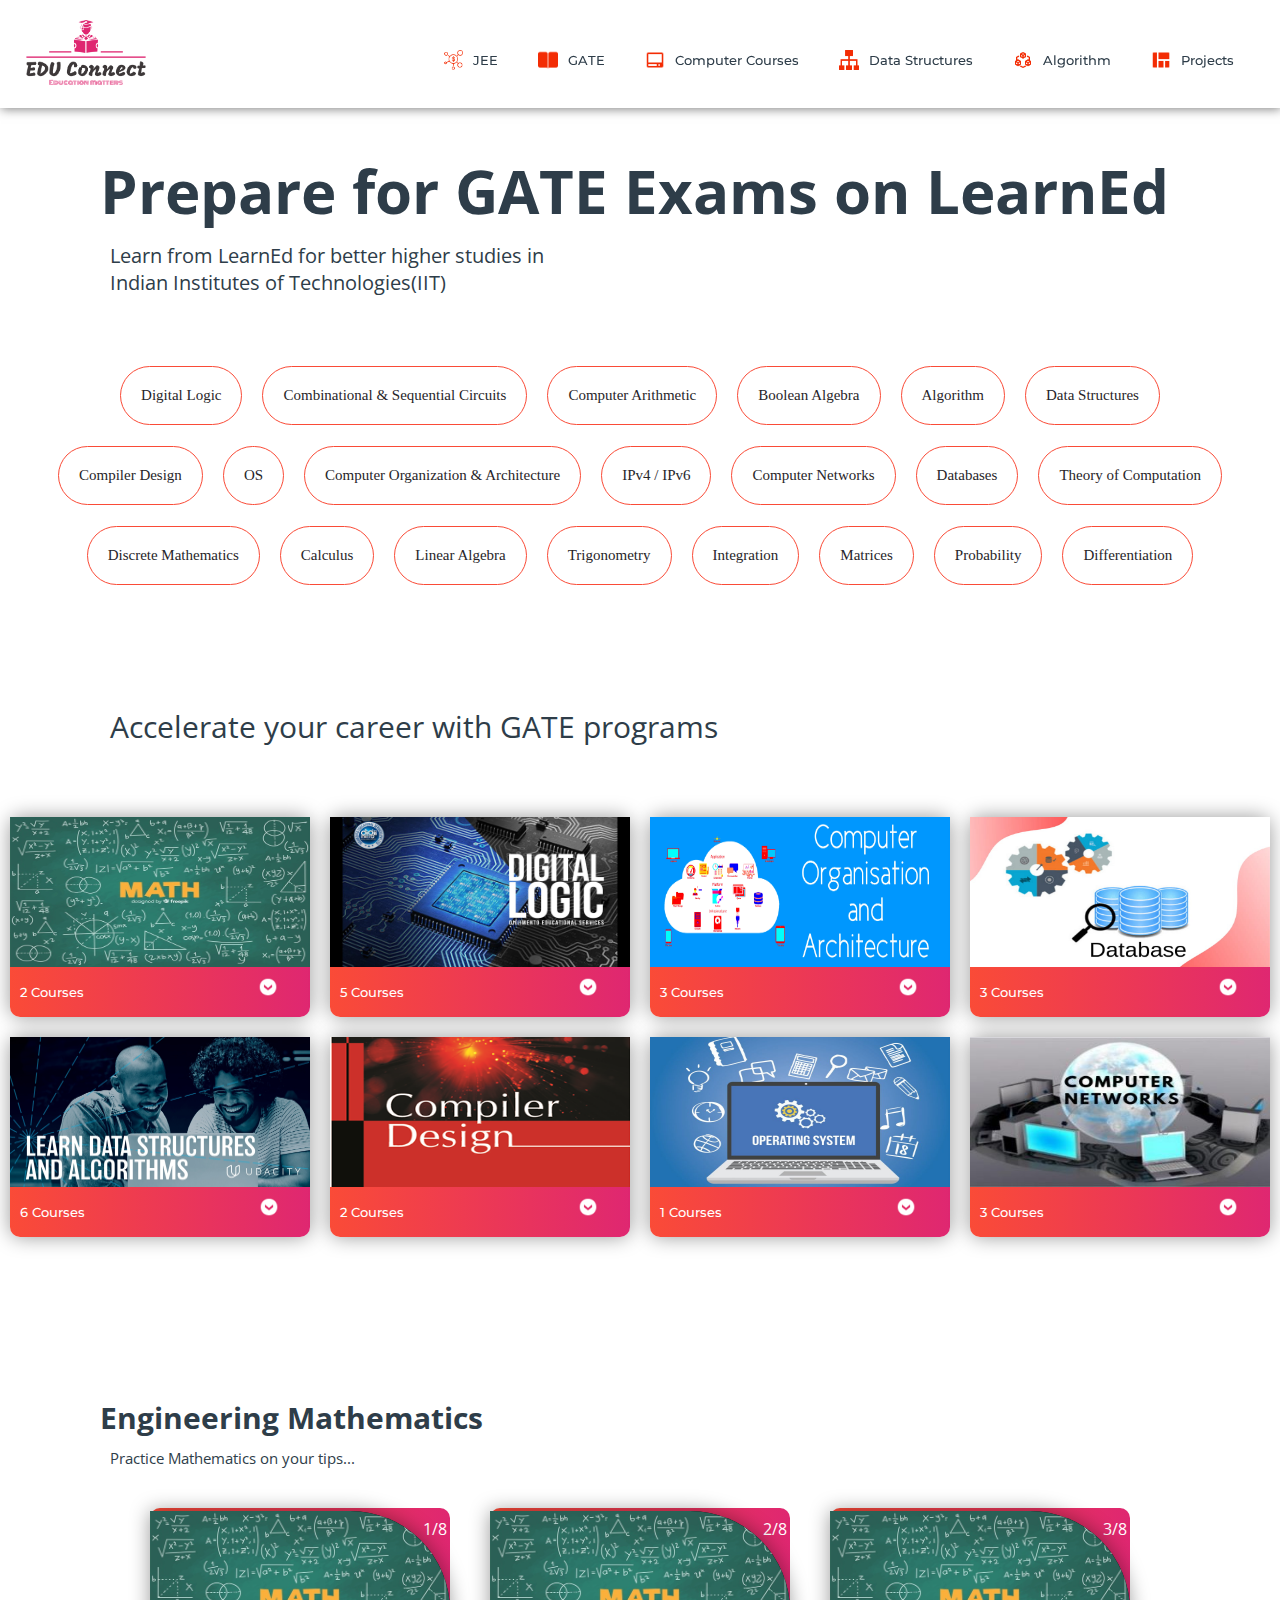
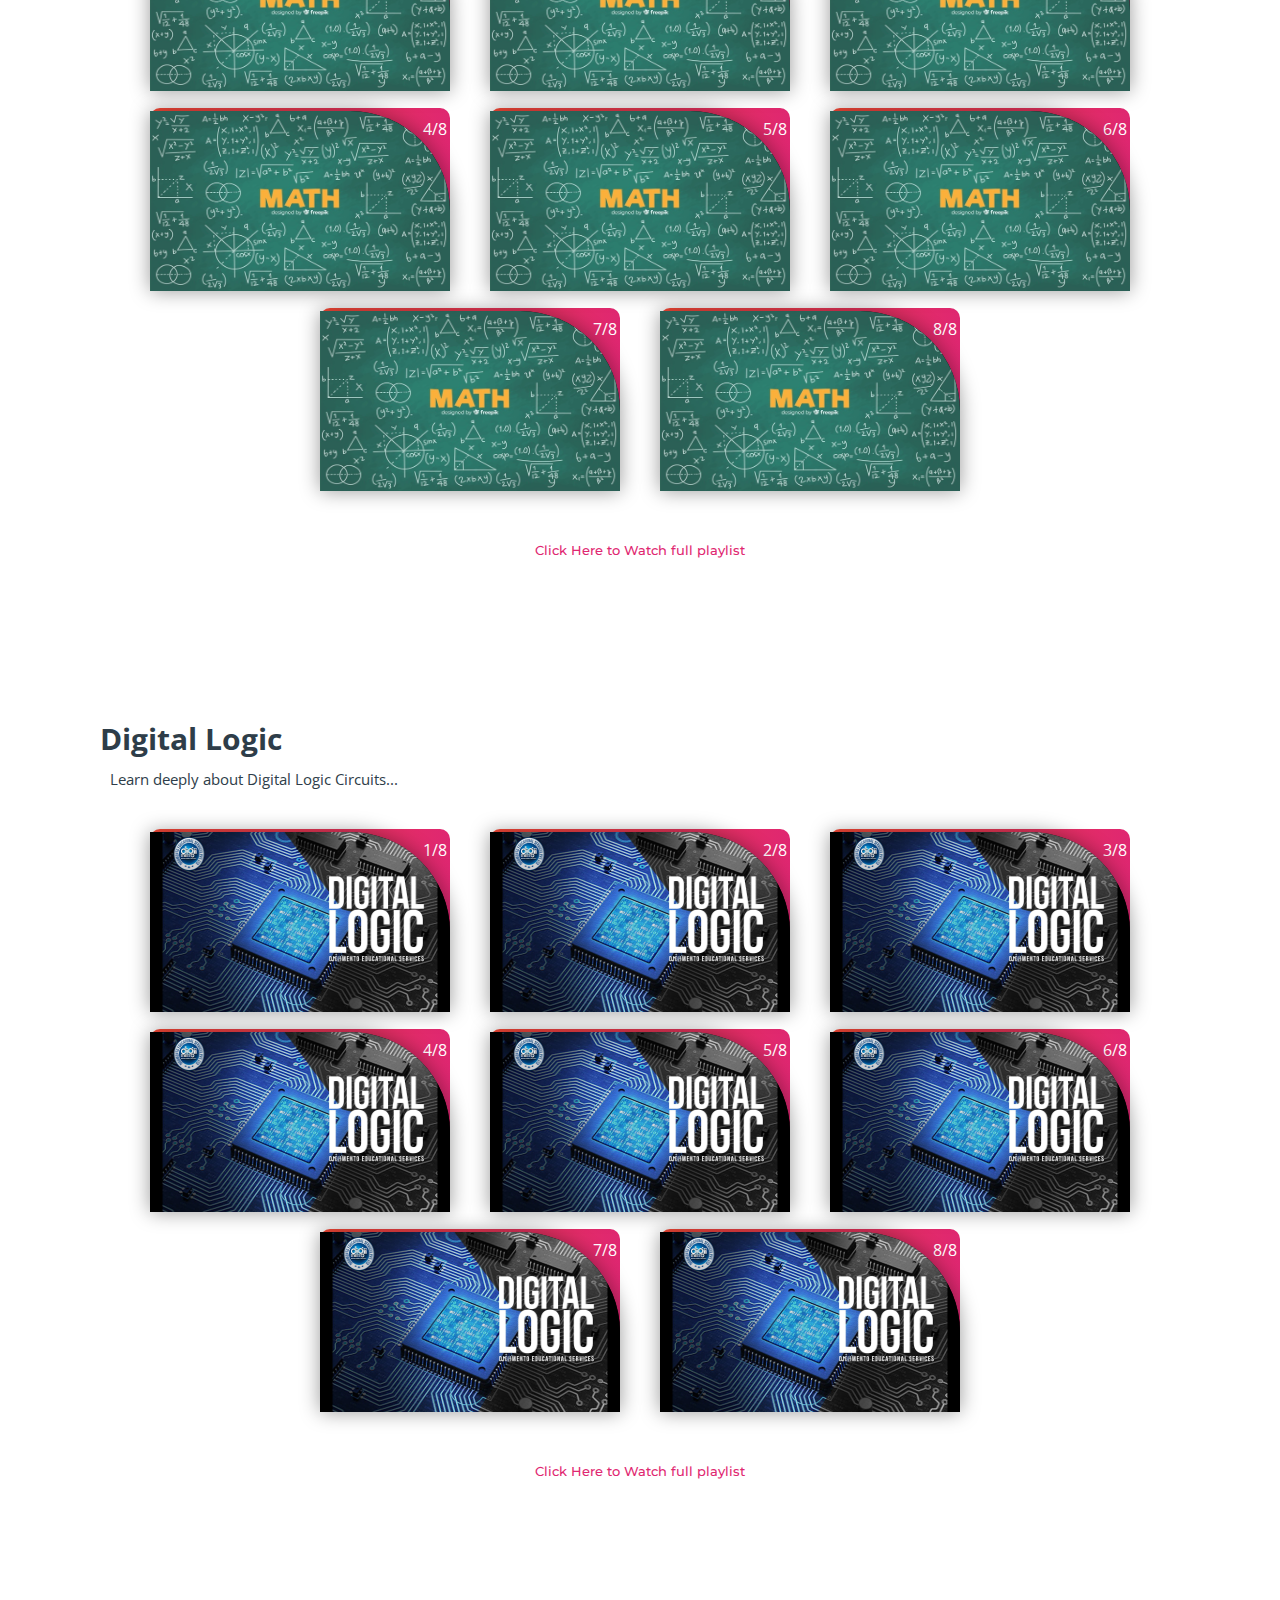
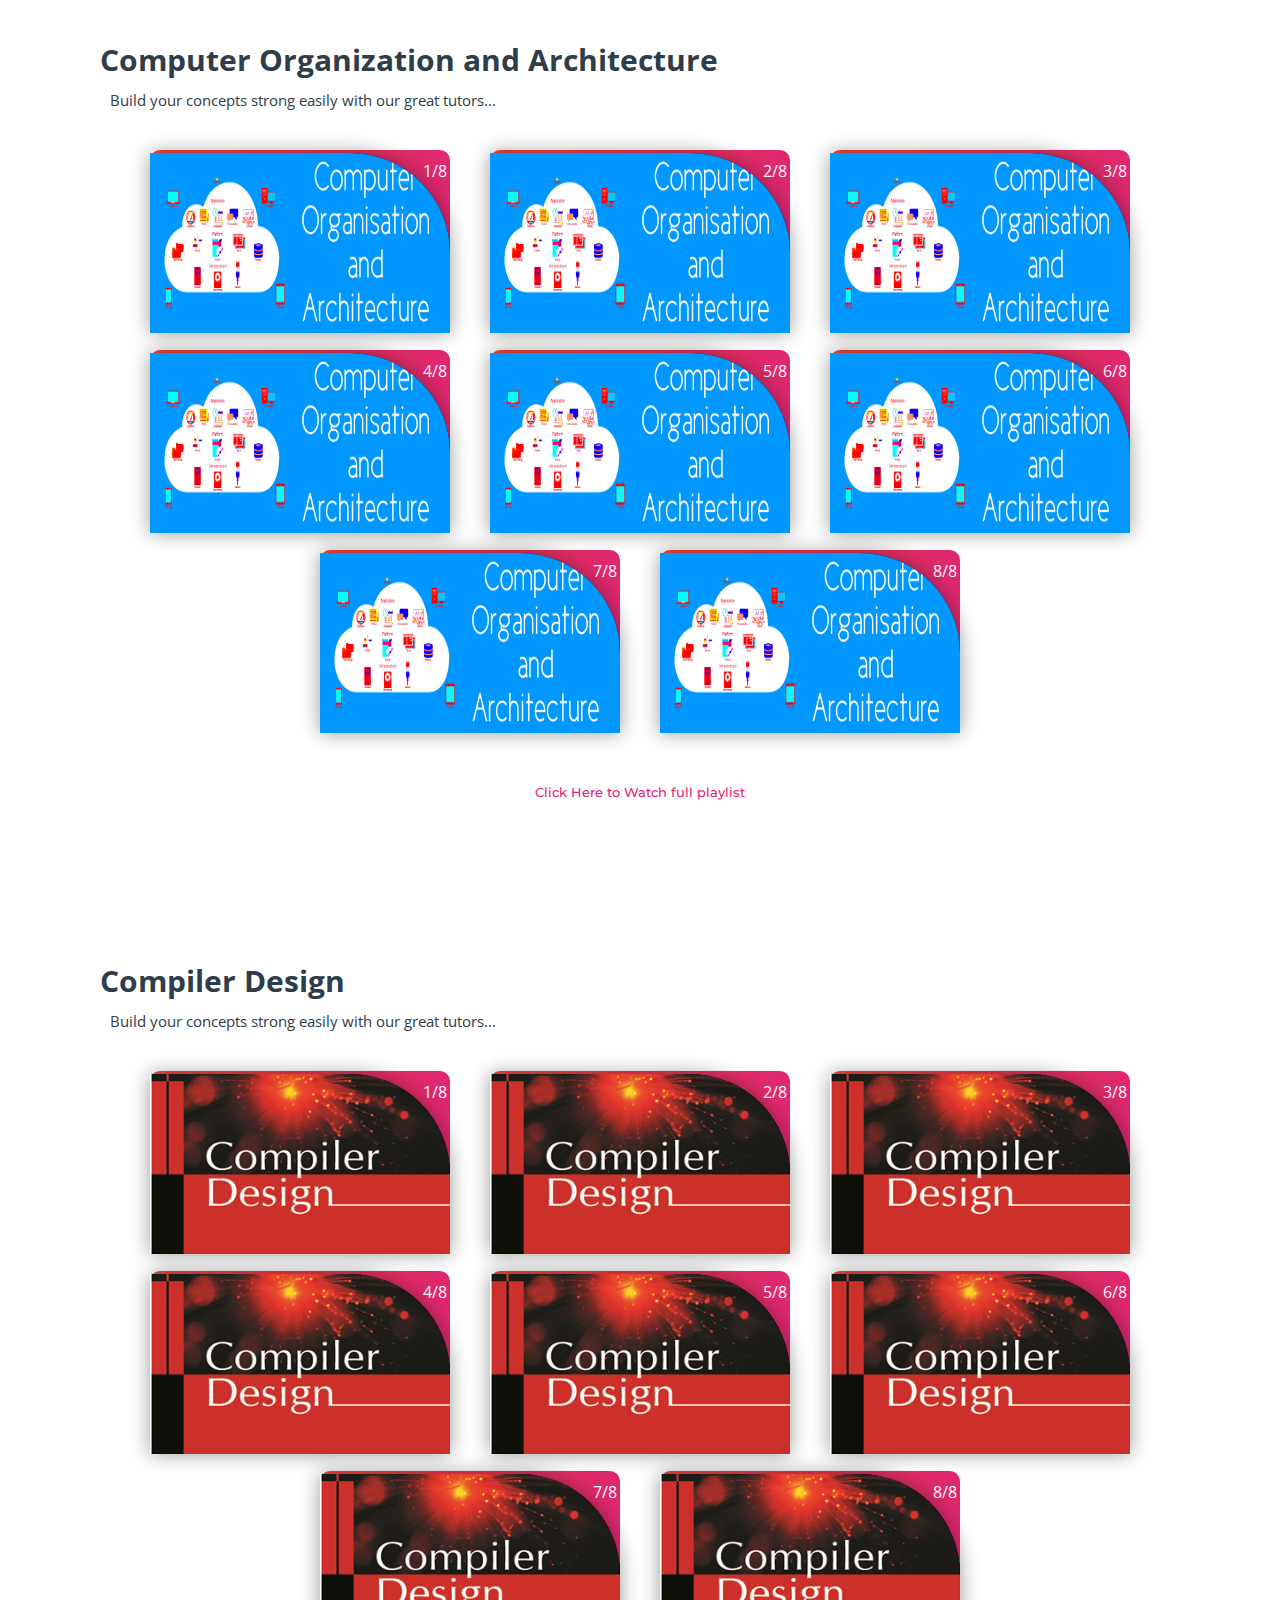
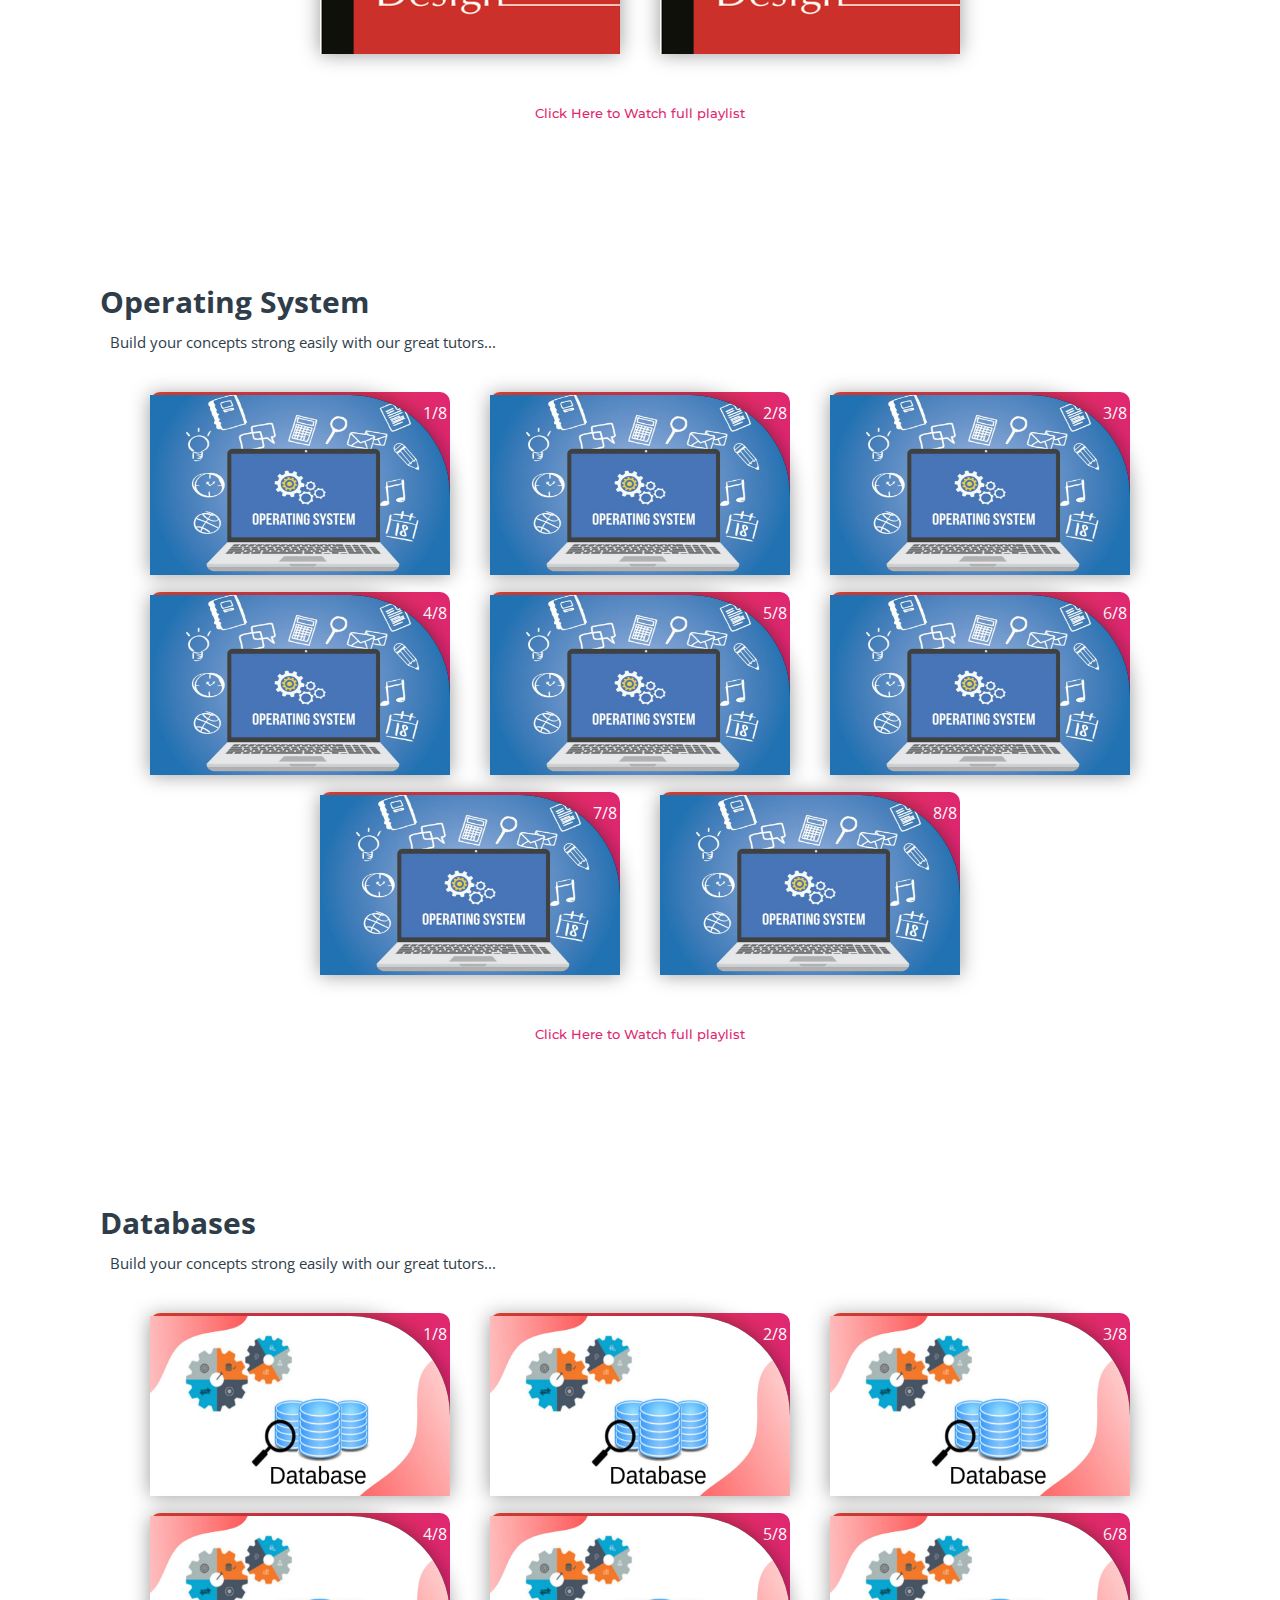
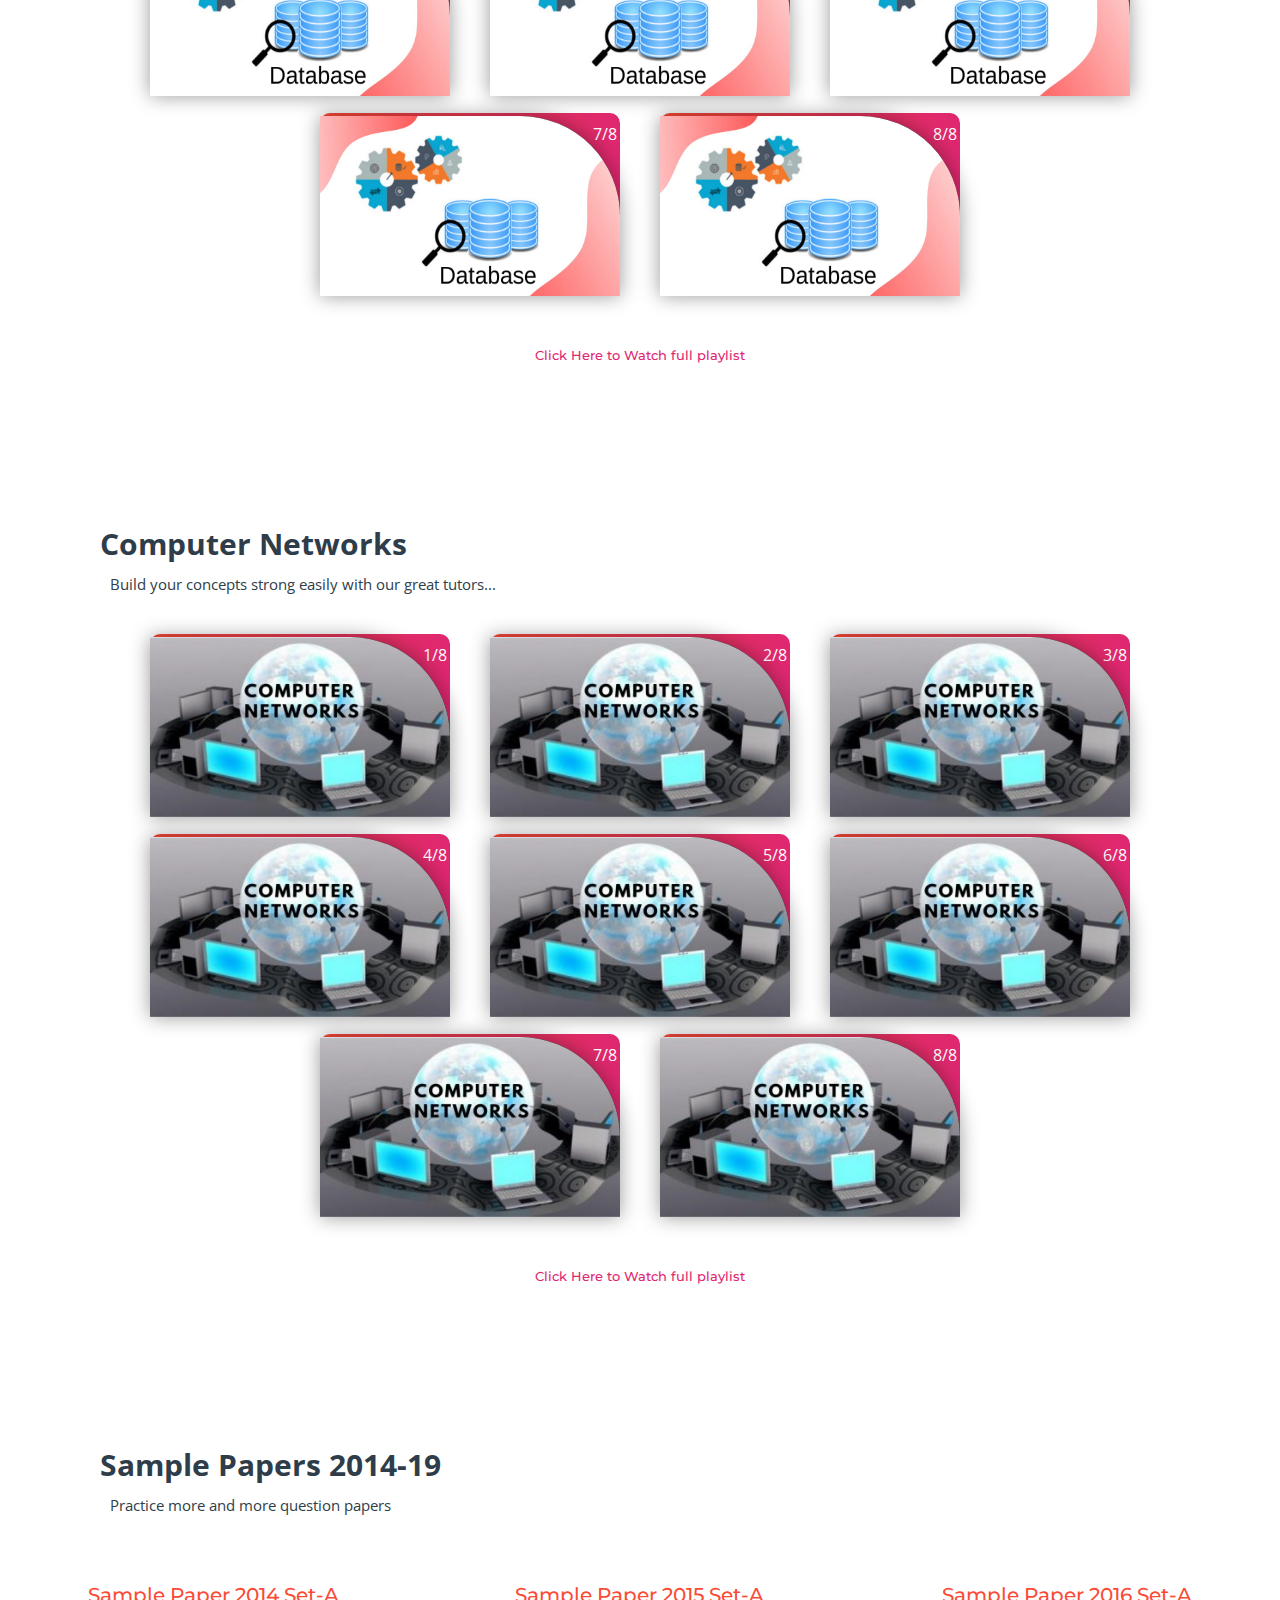
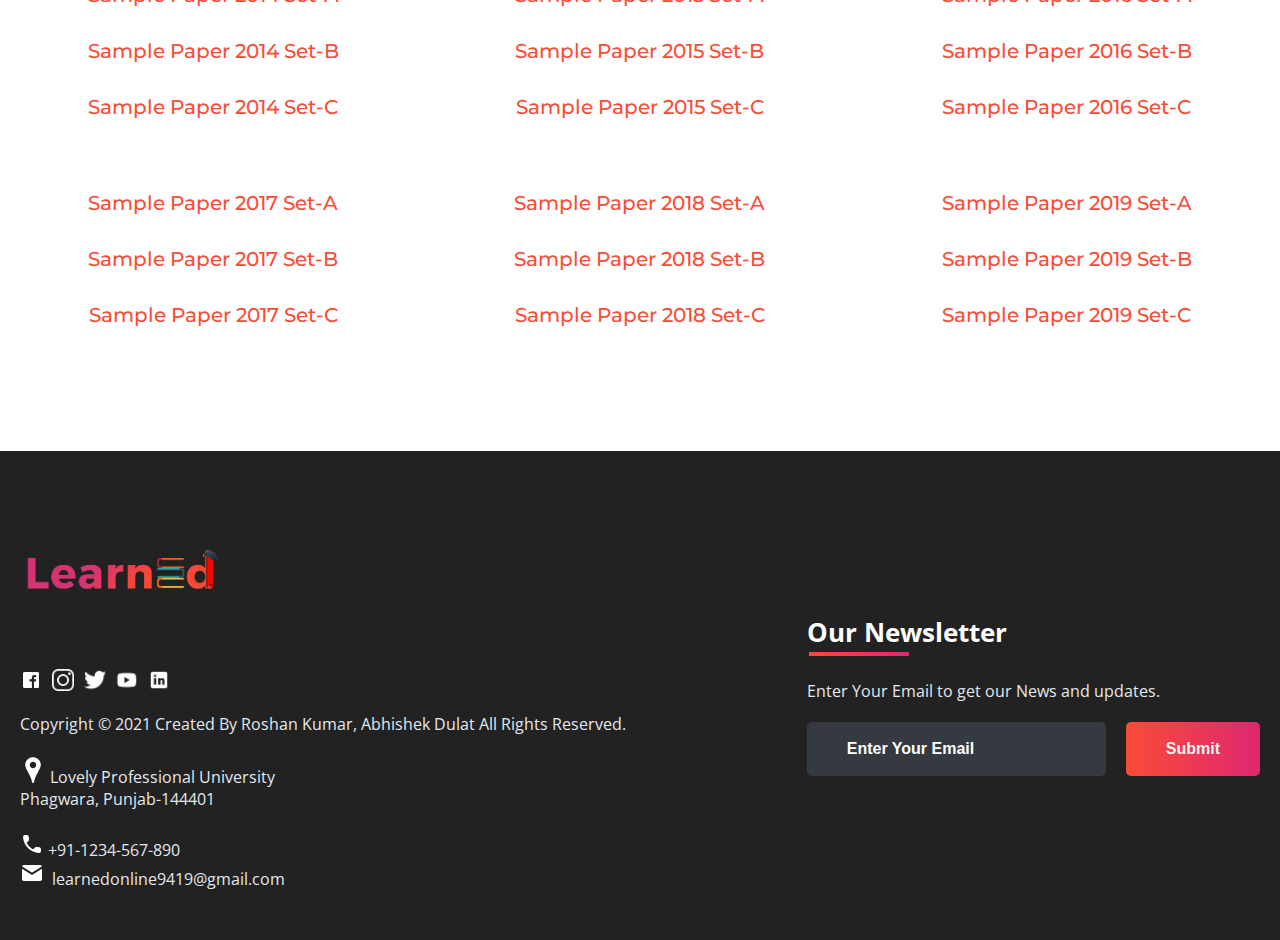
<file: EduConnect/subjects/gate.html>
<!DOCTYPE html>
<html>
<head>
	<link rel="shortcut icon" type="png" href="../images/icon/favicon.png">
	<title>Prepare for GATE on LearnEd</title>
	<link rel="stylesheet" type="text/css" href="subjects.css">
	<script type="text/javascript" src="../script.js"></script>
</head>
<body>

<!-- NAVIGATION -->
	<header>
		<div class="nav" id="nav">
			<div id="learned-logo">
			<a href="../index.html"><img src="../images/icon/logo.png" style="width: 120px;"></a></div>
			<div class="switch-tab" id="switch-tab" onclick="switchTAB()"><img src="../images/icon/menu.png"></div>
			<ul id="list-switch">
				<li><a href="jee.html"><img src="../images/courses/d1.png" class="icon">JEE</a></li>
				<li><a href="#"><img src="../images/courses/paper.png" class="icon">GATE</a></li>
				<li><a href="computer_courses.html"><img src="../images/courses/computer.png" class="icon">Computer Courses</a></li>
				<li><a href="computer_courses.html#data"><img src="../images/courses/data.png" class="icon">Data Structures</a></li>
				<li><a href="computer_courses.html#algo"><img src="../images/courses/algo.png" class="icon">Algorithm</a></li>
				<li><a href="computer_courses.html#projects"><img src="../images/courses/projects.png" class="icon">Projects</a></li>
			</ul>
			<div class="search" id="search-switch">
				<input type="text" placeholder="Search" class="srch"><button id="srchbtn"><img src="../images/icon/search.png"></button>
			</div>
		</div>
	</header>


<!-- Main Title of the Page -->
	<div class="title">
		<span>Prepare for GATE Exams on LearnEd</span>
		<div class="shortdesc">
			<p>Learn from LearnEd for better higher studies in<br> Indian Institutes of Technologies(IIT)</p>
		</div>
	</div>


<!-- Some KeyWords related to topic -->
	<div class="course">
		<div class="cbox">
		<div class="det"><a href="#digital">Digital Logic</a></div>
		<div class="det"><a href="https://en.wikipedia.org/wiki/Sequential_logic" target="_blank">Combinational & Sequential Circuits</a></div>
		<div class="det"><a href="https://en.wikipedia.org/wiki/ALU" target="_blank">Computer Arithmetic</a></div>
		<div class="det"><a href="https://en.wikipedia.org/wiki/Boolean_algebra" target="_blank">Boolean Algebra</a></div>
		<div class="det"><a href="computer_courses.html#algo">Algorithm</a></div>
		<div class="det"><a href="computer_courses.html#data">Data Structures</a></div>
		</div>
		<div class="cbox">
		<div class="det"><a href="#compiler">Compiler Design</a></div>
		<div class="det"><a href="#os">OS</a></div>
		<div class="det"><a href="#coaa">Computer Organization & Architecture</a></div>
		<div class="det"><a href="https://en.wikipedia.org/wiki/IPv4" target="_blank">IPv4 / IPv6</a></div>
		<div class="det"><a href="#cn">Computer Networks</a></div>
		<div class="det"><a href="#database">Databases</a></div>
		<div class="det"><a href="https://en.wikipedia.org/wiki/Theory_of_computation" target="_blank">Theory of Computation</a></div>
		</div>
		<div class="cbox">
		<div class="det"><a href="#math">Discrete Mathematics</a></div>
		<div class="det"><a href="#math">Calculus</a></div>
		<div class="det"><a href="#math">Linear Algebra</a></div>
		<div class="det"><a href="#math">Trigonometry</a></div>
		<div class="det"><a href="#math">Integration</a></div>
		<div class="det"><a href="#math">Matrices</a></div>
		<div class="det"><a href="#math">Probability</a></div>
		<div class="det"><a href="#math">Differentiation</a></div>
		</div>
	</div>


<!-- Courses Available -->
	<div class="inbt">
		Accelerate your career with GATE programs
	</div>

	<div class="ccard">
	<center>
		<div class="ccardbox">
			<div class="dcard">
				<div class="fpart"><img src="../images/courses/math.jpg"></div>
				<a href="#math"><div class="spart">2 Courses <img src="../images/icon/dropdown.png"></div></a>
			</div>
			<div class="dcard">
				<div class="fpart"><img src="../images/courses/digital.jpg"></div>
				<a href="#digital"><div class="spart">5 Courses <img src="../images/icon/dropdown.png"></div></a>
			</div>
			<div class="dcard">
				<div class="fpart"><img src="../images/courses/coaa.jpg"></div>
				<a href="#coaa"><div class="spart">3 Courses <img src="../images/icon/dropdown.png"></div></a>
			</div>
			<div class="dcard">
				<div class="fpart"><img src="../images/courses/database.jpg"></div>
				<a href="#database"><div class="spart">3 Courses <img src="../images/icon/dropdown.png"></div></a>
			</div>
			<div class="dcard">
				<div class="fpart"><img src="../images/courses/data-algo.jpg"></div>
				<a href="computer_courses.html#data"><div class="spart">6 Courses <img src="../images/icon/dropdown.png"></div></a>
			</div>
			<div class="dcard">
				<div class="fpart"><img src="../images/courses/compiler.jpg"></div>
				<a href="#compiler"><div class="spart">2 Courses <img src="../images/icon/dropdown.png"></div></a>
			</div>
			<div class="dcard">
				<div class="fpart"><img src="../images/courses/os.jpg"></div>
				<a href="#os"><div class="spart">1 Courses <img src="../images/icon/dropdown.png"></div></a>
			</div>
			<div class="dcard">
				<div class="fpart"><img src="../images/courses/cn.jpg"></div>
				<a href="#cn"><div class="spart">3 Courses <img src="../images/icon/dropdown.png"></div></a>
			</div>
		</div>
	</center>
	</div>


<!-- Videos on ENGINEERING MATHEMATICS Lectures -->

	<div class="title2" id="math">
		<span>Engineering Mathematics</span>
		<div class="shortdesc2">
			<p>Practice Mathematics on your tips...</p>
		</div>
	</div>
	
	<center>
		<div class="ccardbox2">
			<div class="dcard2"><span class="tag" >1/8</span>
				<div class="fpart2"><img src="../images/courses/math.jpg">
					<iframe src="https://www.youtube.com/embed/xxGyTHWrHZg" frameborder="0" allow="accelerometer; autoplay; encrypted-media; gyroscope; picture-in-picture" allowfullscreen></iframe>
				</div>
			</div>
			<div class="dcard2"><span class="tag" >2/8</span>
				<div class="fpart2"><img src="../images/courses/math.jpg">
					<iframe src="https://www.youtube.com/embed/xxGyTHWrHZg" frameborder="0" allow="accelerometer; autoplay; encrypted-media; gyroscope; picture-in-picture" allowfullscreen></iframe>
				</div>
			</div>
			<div class="dcard2"><span class="tag" >3/8</span>
				<div class="fpart2"><img src="../images/courses/math.jpg">
					<iframe src="https://www.youtube.com/embed/xxGyTHWrHZg" frameborder="0" allow="accelerometer; autoplay; encrypted-media; gyroscope; picture-in-picture" allowfullscreen></iframe>
				</div>
			</div>
			<div class="dcard2"><span class="tag" >4/8</span>
				<div class="fpart2"><img src="../images/courses/math.jpg">
					<iframe src="https://www.youtube.com/embed/xxGyTHWrHZg" frameborder="0" allow="accelerometer; autoplay; encrypted-media; gyroscope; picture-in-picture" allowfullscreen></iframe>
				</div>
			</div>
		
			<div class="dcard2"><span class="tag" >5/8</span>
				<div class="fpart2"><img src="../images/courses/math.jpg">
					<iframe src="https://www.youtube.com/embed/xxGyTHWrHZg" frameborder="0" allow="accelerometer; autoplay; encrypted-media; gyroscope; picture-in-picture" allowfullscreen></iframe>
				</div>
			</div>
			<div class="dcard2"><span class="tag" >6/8</span>
				<div class="fpart2"><img src="../images/courses/math.jpg">
					<iframe src="https://www.youtube.com/embed/xxGyTHWrHZg" frameborder="0" allow="accelerometer; autoplay; encrypted-media; gyroscope; picture-in-picture" allowfullscreen></iframe>
				</div>
			</div>
			<div class="dcard2"><span class="tag" >7/8</span>
				<div class="fpart2"><img src="../images/courses/math.jpg">
					<iframe src="https://www.youtube.com/embed/xxGyTHWrHZg" frameborder="0" allow="accelerometer; autoplay; encrypted-media; gyroscope; picture-in-picture" allowfullscreen></iframe>
				</div>
			</div>
			<div class="dcard2"><span class="tag" >8/8</span>
				<div class="fpart2"><img src="../images/courses/math.jpg">
					<iframe src="https://www.youtube.com/embed/xxGyTHWrHZg" frameborder="0" allow="accelerometer; autoplay; encrypted-media; gyroscope; picture-in-picture" allowfullscreen></iframe>
				</div>
			</div>
		</div>
	</center>
<br><br>
	<div class="click-me">
		<a href="https://www.youtube.com/watch?v=xxGyTHWrHZg" target="_blank">Click Here to Watch full playlist</a>
	</div>



<!-- Videos on DIGITAL LOGIC Lectures -->

	<div class="title2" id="digital">
		<span>Digital Logic</span>
		<div class="shortdesc2">
			<p>Learn deeply about Digital Logic Circuits...</p>
		</div>
	</div>
	<center>
		<div class="ccardbox2">
			<div class="dcard2"><span class="tag" >1/8</span>
				<div class="fpart2"><img src="../images/courses/digital.jpg">
					<iframe src="https://www.youtube.com/embed/-M7oIM8hKSU" frameborder="0" allow="accelerometer; autoplay; encrypted-media; gyroscope; picture-in-picture" allowfullscreen></iframe>
				</div>
			</div>
			<div class="dcard2"><span class="tag" >2/8</span>
				<div class="fpart2"><img src="../images/courses/digital.jpg">
					<iframe src="https://www.youtube.com/embed/-M7oIM8hKSU" frameborder="0" allow="accelerometer; autoplay; encrypted-media; gyroscope; picture-in-picture" allowfullscreen></iframe>
				</div>
			</div>
			<div class="dcard2"><span class="tag" >3/8</span>
				<div class="fpart2"><img src="../images/courses/digital.jpg">
					<iframe src="https://www.youtube.com/embed/-M7oIM8hKSU" frameborder="0" allow="accelerometer; autoplay; encrypted-media; gyroscope; picture-in-picture" allowfullscreen></iframe>
				</div>
			</div>
			<div class="dcard2"><span class="tag" >4/8</span>
				<div class="fpart2"><img src="../images/courses/digital.jpg">
					<iframe src="https://www.youtube.com/embed/-M7oIM8hKSU" frameborder="0" allow="accelerometer; autoplay; encrypted-media; gyroscope; picture-in-picture" allowfullscreen></iframe>
				</div>
			</div>
		
			<div class="dcard2"><span class="tag" >5/8</span>
				<div class="fpart2"><img src="../images/courses/digital.jpg">
					<iframe src="https://www.youtube.com/embed/-M7oIM8hKSU" frameborder="0" allow="accelerometer; autoplay; encrypted-media; gyroscope; picture-in-picture" allowfullscreen></iframe>
				</div>
			</div>
			<div class="dcard2"><span class="tag" >6/8</span>
				<div class="fpart2"><img src="../images/courses/digital.jpg">
					<iframe src="https://www.youtube.com/embed/-M7oIM8hKSU" frameborder="0" allow="accelerometer; autoplay; encrypted-media; gyroscope; picture-in-picture" allowfullscreen></iframe>
				</div>
			</div>
			<div class="dcard2"><span class="tag" >7/8</span>
				<div class="fpart2"><img src="../images/courses/digital.jpg">
					<iframe src="https://www.youtube.com/embed/-M7oIM8hKSU" frameborder="0" allow="accelerometer; autoplay; encrypted-media; gyroscope; picture-in-picture" allowfullscreen></iframe>
				</div>
			</div>
			<div class="dcard2"><span class="tag" >8/8</span>
				<div class="fpart2"><img src="../images/courses/digital.jpg">
					<iframe src="https://www.youtube.com/embed/-M7oIM8hKSU" frameborder="0" allow="accelerometer; autoplay; encrypted-media; gyroscope; picture-in-picture" allowfullscreen></iframe>
				</div>
			</div>
		</div>
	</center>
<br><br>
	<div class="click-me">
		<a href="https://youtu.be/-M7oIM8hKSU" target="_blank">Click Here to Watch full playlist</a>
	</div>



<!-- Videos on COMPUTER ORGANIZATION and ARCHITECTURE Lectures -->

	<div class="title2" id="coaa">
		<span>Computer Organization and Architecture</span>
		<div class="shortdesc2">
			<p>Build your concepts strong easily with our great tutors...</p>
		</div>
	</div>
	<center>
		<div class="ccardbox2">
			<div class="dcard2"><span class="tag" >1/8</span>
				<div class="fpart2"><img src="../images/courses/coaa.jpg">
					<iframe src="https://www.youtube.com/embed/q6oiRtKTpX4" frameborder="0" allow="accelerometer; autoplay; encrypted-media; gyroscope; picture-in-picture" allowfullscreen></iframe>
				</div>
			</div>
			<div class="dcard2"><span class="tag" >2/8</span>
				<div class="fpart2"><img src="../images/courses/coaa.jpg">
					<iframe src="https://www.youtube.com/embed/q6oiRtKTpX4" frameborder="0" allow="accelerometer; autoplay; encrypted-media; gyroscope; picture-in-picture" allowfullscreen></iframe>
				</div>
			</div>
			<div class="dcard2"><span class="tag" >3/8</span>
				<div class="fpart2"><img src="../images/courses/coaa.jpg">
					<iframe src="https://www.youtube.com/embed/q6oiRtKTpX4" frameborder="0" allow="accelerometer; autoplay; encrypted-media; gyroscope; picture-in-picture" allowfullscreen></iframe>
				</div>
			</div>
			<div class="dcard2"><span class="tag" >4/8</span>
				<div class="fpart2"><img src="../images/courses/coaa.jpg">
					<iframe src="https://www.youtube.com/embed/q6oiRtKTpX4" frameborder="0" allow="accelerometer; autoplay; encrypted-media; gyroscope; picture-in-picture" allowfullscreen></iframe>
				</div>
			</div>
		
			<div class="dcard2"><span class="tag" >5/8</span>
				<div class="fpart2"><img src="../images/courses/coaa.jpg">
					<iframe src="https://www.youtube.com/embed/q6oiRtKTpX4" frameborder="0" allow="accelerometer; autoplay; encrypted-media; gyroscope; picture-in-picture" allowfullscreen></iframe>
				</div>
			</div>
			<div class="dcard2"><span class="tag" >6/8</span>
				<div class="fpart2"><img src="../images/courses/coaa.jpg">
					<iframe src="https://www.youtube.com/embed/q6oiRtKTpX4" frameborder="0" allow="accelerometer; autoplay; encrypted-media; gyroscope; picture-in-picture" allowfullscreen></iframe>
				</div>
			</div>
			<div class="dcard2"><span class="tag" >7/8</span>
				<div class="fpart2"><img src="../images/courses/coaa.jpg">
					<iframe src="https://www.youtube.com/embed/q6oiRtKTpX4" frameborder="0" allow="accelerometer; autoplay; encrypted-media; gyroscope; picture-in-picture" allowfullscreen></iframe>
				</div>
			</div>
			<div class="dcard2"><span class="tag" >8/8</span>
				<div class="fpart2"><img src="../images/courses/coaa.jpg">
					<iframe src="https://www.youtube.com/embed/q6oiRtKTpX4" frameborder="0" allow="accelerometer; autoplay; encrypted-media; gyroscope; picture-in-picture" allowfullscreen></iframe>
				</div>
			</div>
		</div>
	</center>
<br><br>
	<div class="click-me">
		<a href="https://youtu.be/q6oiRtKTpX4" target="_blank">Click Here to Watch full playlist</a>
	</div>



<!-- Videos on COMPILER Lectures -->

	<div class="title2" id="compiler">
		<span>Compiler Design</span>
		<div class="shortdesc2">
			<p>Build your concepts strong easily with our great tutors...</p>
		</div>
	</div>
	<center>
		<div class="ccardbox2">
			<div class="dcard2"><span class="tag" >1/8</span>
				<div class="fpart2"><img src="../images/courses/compiler.jpg">
					<iframe src="https://www.youtube.com/embed/yNZIhF6pxjM" frameborder="0" allow="accelerometer; autoplay; encrypted-media; gyroscope; picture-in-picture" allowfullscreen></iframe>
				</div>
			</div>
			<div class="dcard2"><span class="tag" >2/8</span>
				<div class="fpart2"><img src="../images/courses/compiler.jpg">
					<iframe src="https://www.youtube.com/embed/yNZIhF6pxjM" frameborder="0" allow="accelerometer; autoplay; encrypted-media; gyroscope; picture-in-picture" allowfullscreen></iframe>
				</div>
			</div>
			<div class="dcard2"><span class="tag" >3/8</span>
				<div class="fpart2"><img src="../images/courses/compiler.jpg">
					<iframe src="https://www.youtube.com/embed/yNZIhF6pxjM" frameborder="0" allow="accelerometer; autoplay; encrypted-media; gyroscope; picture-in-picture" allowfullscreen></iframe>
				</div>
			</div>
			<div class="dcard2"><span class="tag" >4/8</span>
				<div class="fpart2"><img src="../images/courses/compiler.jpg">
					<iframe src="https://www.youtube.com/embed/yNZIhF6pxjM" frameborder="0" allow="accelerometer; autoplay; encrypted-media; gyroscope; picture-in-picture" allowfullscreen></iframe>
				</div>
			</div>
		
			<div class="dcard2"><span class="tag" >5/8</span>
				<div class="fpart2"><img src="../images/courses/compiler.jpg">
					<iframe src="https://www.youtube.com/embed/yNZIhF6pxjM" frameborder="0" allow="accelerometer; autoplay; encrypted-media; gyroscope; picture-in-picture" allowfullscreen></iframe>
				</div>
			</div>
			<div class="dcard2"><span class="tag" >6/8</span>
				<div class="fpart2"><img src="../images/courses/compiler.jpg">
					<iframe src="https://www.youtube.com/embed/yNZIhF6pxjM" frameborder="0" allow="accelerometer; autoplay; encrypted-media; gyroscope; picture-in-picture" allowfullscreen></iframe>
				</div>
			</div>
			<div class="dcard2"><span class="tag" >7/8</span>
				<div class="fpart2"><img src="../images/courses/compiler.jpg">
					<iframe src="https://www.youtube.com/embed/yNZIhF6pxjM" frameborder="0" allow="accelerometer; autoplay; encrypted-media; gyroscope; picture-in-picture" allowfullscreen></iframe>
				</div>
			</div>
			<div class="dcard2"><span class="tag" >8/8</span>
				<div class="fpart2"><img src="../images/courses/compiler.jpg">
					<iframe src="https://www.youtube.com/embed/yNZIhF6pxjM" frameborder="0" allow="accelerometer; autoplay; encrypted-media; gyroscope; picture-in-picture" allowfullscreen></iframe>
				</div>
			</div>
		</div>
	</center>
<br><br>
	<div class="click-me">
		<a href="https://youtu.be/yNZIhF6pxjM" target="_blank">Click Here to Watch full playlist</a>
	</div>



<!-- Videos on OPERATING SYSTEM Lectures -->


<div class="title2" id="os">
		<span>Operating System</span>
		<div class="shortdesc2">
			<p>Build your concepts strong easily with our great tutors...</p>
		</div>
	</div>
	<center>
		<div class="ccardbox2">
			<div class="dcard2"><span class="tag" >1/8</span>
				<div class="fpart2"><img src="../images/courses/os.jpg">
					<iframe src="https://www.youtube.com/embed/vBURTt97EkA" frameborder="0" allow="accelerometer; autoplay; encrypted-media; gyroscope; picture-in-picture" allowfullscreen></iframe>
				</div>
			</div>
			<div class="dcard2"><span class="tag" >2/8</span>
				<div class="fpart2"><img src="../images/courses/os.jpg">
					<iframe src="https://www.youtube.com/embed/vBURTt97EkA" frameborder="0" allow="accelerometer; autoplay; encrypted-media; gyroscope; picture-in-picture" allowfullscreen></iframe>
				</div>
			</div>
			<div class="dcard2"><span class="tag" >3/8</span>
				<div class="fpart2"><img src="../images/courses/os.jpg">
					<iframe src="https://www.youtube.com/embed/vBURTt97EkA" frameborder="0" allow="accelerometer; autoplay; encrypted-media; gyroscope; picture-in-picture" allowfullscreen></iframe>
				</div>
			</div>
			<div class="dcard2"><span class="tag" >4/8</span>
				<div class="fpart2"><img src="../images/courses/os.jpg">
					<iframe src="https://www.youtube.com/embed/vBURTt97EkA" frameborder="0" allow="accelerometer; autoplay; encrypted-media; gyroscope; picture-in-picture" allowfullscreen></iframe>
				</div>
			</div>
		
			<div class="dcard2"><span class="tag" >5/8</span>
				<div class="fpart2"><img src="../images/courses/os.jpg">
					<iframe src="https://www.youtube.com/embed/vBURTt97EkA" frameborder="0" allow="accelerometer; autoplay; encrypted-media; gyroscope; picture-in-picture" allowfullscreen></iframe>
				</div>
			</div>
			<div class="dcard2"><span class="tag" >6/8</span>
				<div class="fpart2"><img src="../images/courses/os.jpg">
					<iframe src="https://www.youtube.com/embed/vBURTt97EkA" frameborder="0" allow="accelerometer; autoplay; encrypted-media; gyroscope; picture-in-picture" allowfullscreen></iframe>
				</div>
			</div>
			<div class="dcard2"><span class="tag" >7/8</span>
				<div class="fpart2"><img src="../images/courses/os.jpg">
					<iframe src="https://www.youtube.com/embed/vBURTt97EkA" frameborder="0" allow="accelerometer; autoplay; encrypted-media; gyroscope; picture-in-picture" allowfullscreen></iframe>
				</div>
			</div>
			<div class="dcard2"><span class="tag" >8/8</span>
				<div class="fpart2"><img src="../images/courses/os.jpg">
					<iframe src="https://www.youtube.com/embed/vBURTt97EkA" frameborder="0" allow="accelerometer; autoplay; encrypted-media; gyroscope; picture-in-picture" allowfullscreen></iframe>
				</div>
			</div>
		</div>
	</center>

<br><br>
	<div class="click-me">
		<a href="https://youtu.be/vBURTt97EkA" target="_blank">Click Here to Watch full playlist</a>
	</div>


<!-- Videos on DATABASE Lectures -->

<div class="title2" id="database">
		<span>Databases</span>
		<div class="shortdesc2">
			<p>Build your concepts strong easily with our great tutors...</p>
		</div>
	</div>
	<center>
		<div class="ccardbox2">
			<div class="dcard2"><span class="tag" >1/8</span>
				<div class="fpart2"><img src="../images/courses/database.jpg">
					<iframe src="https://www.youtube.com/embed/wR0jg0eQsZA" frameborder="0" allow="accelerometer; autoplay; encrypted-media; gyroscope; picture-in-picture" allowfullscreen></iframe>
				</div>
			</div>
			<div class="dcard2"><span class="tag" >2/8</span>
				<div class="fpart2"><img src="../images/courses/database.jpg">
					<iframe src="https://www.youtube.com/embed/wR0jg0eQsZA" frameborder="0" allow="accelerometer; autoplay; encrypted-media; gyroscope; picture-in-picture" allowfullscreen></iframe>
				</div>
			</div>
			<div class="dcard2"><span class="tag" >3/8</span>
				<div class="fpart2"><img src="../images/courses/database.jpg">
					<iframe src="https://www.youtube.com/embed/wR0jg0eQsZA" frameborder="0" allow="accelerometer; autoplay; encrypted-media; gyroscope; picture-in-picture" allowfullscreen></iframe>
				</div>
			</div>
			<div class="dcard2"><span class="tag" >4/8</span>
				<div class="fpart2"><img src="../images/courses/database.jpg">
					<iframe src="https://www.youtube.com/embed/wR0jg0eQsZA" frameborder="0" allow="accelerometer; autoplay; encrypted-media; gyroscope; picture-in-picture" allowfullscreen></iframe>
				</div>
			</div>
		
			<div class="dcard2"><span class="tag" >5/8</span>
				<div class="fpart2"><img src="../images/courses/database.jpg">
					<iframe src="https://www.youtube.com/embed/wR0jg0eQsZA" frameborder="0" allow="accelerometer; autoplay; encrypted-media; gyroscope; picture-in-picture" allowfullscreen></iframe>
				</div>
			</div>
			<div class="dcard2"><span class="tag" >6/8</span>
				<div class="fpart2"><img src="../images/courses/database.jpg">
					<iframe src="https://www.youtube.com/embed/wR0jg0eQsZA" frameborder="0" allow="accelerometer; autoplay; encrypted-media; gyroscope; picture-in-picture" allowfullscreen></iframe>
				</div>
			</div>
			<div class="dcard2"><span class="tag" >7/8</span>
				<div class="fpart2"><img src="../images/courses/database.jpg">
					<iframe src="https://www.youtube.com/embed/wR0jg0eQsZA" frameborder="0" allow="accelerometer; autoplay; encrypted-media; gyroscope; picture-in-picture" allowfullscreen></iframe>
				</div>
			</div>
			<div class="dcard2"><span class="tag" >8/8</span>
				<div class="fpart2"><img src="../images/courses/database.jpg">
					<iframe src="https://www.youtube.com/embed/wR0jg0eQsZA" frameborder="0" allow="accelerometer; autoplay; encrypted-media; gyroscope; picture-in-picture" allowfullscreen></iframe>
				</div>
			</div>
		</div>
	</center>
<br><br>
	<div class="click-me">
		<a href="https://youtu.be/wR0jg0eQsZA" target="_blank">Click Here to Watch full playlist</a>
	</div>



<!-- Videos on COMPUTER NETWORKS Lectures -->

<div class="title2" id="cn">
		<span>Computer Networks</span>
		<div class="shortdesc2">
			<p>Build your concepts strong easily with our great tutors...</p>
		</div>
	</div>
	<center>
		<div class="ccardbox2">
			<div class="dcard2"><span class="tag" >1/8</span>
				<div class="fpart2"><img src="../images/courses/cn.jpg">
					<iframe src="https://www.youtube.com/embed/qiQR5rTSshw" frameborder="0" allow="accelerometer; autoplay; encrypted-media; gyroscope; picture-in-picture" allowfullscreen></iframe>
				</div>
			</div>
			<div class="dcard2"><span class="tag" >2/8</span>
				<div class="fpart2"><img src="../images/courses/cn.jpg">
					<iframe src="https://www.youtube.com/embed/qiQR5rTSshw" frameborder="0" allow="accelerometer; autoplay; encrypted-media; gyroscope; picture-in-picture" allowfullscreen></iframe>
				</div>
			</div>
			<div class="dcard2"><span class="tag" >3/8</span>
				<div class="fpart2"><img src="../images/courses/cn.jpg">
					<iframe src="https://www.youtube.com/embed/qiQR5rTSshw" frameborder="0" allow="accelerometer; autoplay; encrypted-media; gyroscope; picture-in-picture" allowfullscreen></iframe>
				</div>
			</div>
			<div class="dcard2"><span class="tag" >4/8</span>
				<div class="fpart2"><img src="../images/courses/cn.jpg">
					<iframe src="https://www.youtube.com/embed/qiQR5rTSshw" frameborder="0" allow="accelerometer; autoplay; encrypted-media; gyroscope; picture-in-picture" allowfullscreen></iframe>
				</div>
			</div>
		
			<div class="dcard2"><span class="tag" >5/8</span>
				<div class="fpart2"><img src="../images/courses/cn.jpg">
					<iframe src="https://www.youtube.com/embed/qiQR5rTSshw" frameborder="0" allow="accelerometer; autoplay; encrypted-media; gyroscope; picture-in-picture" allowfullscreen></iframe>
				</div>
			</div>
			<div class="dcard2"><span class="tag" >6/8</span>
				<div class="fpart2"><img src="../images/courses/cn.jpg">
					<iframe src="https://www.youtube.com/embed/qiQR5rTSshw" frameborder="0" allow="accelerometer; autoplay; encrypted-media; gyroscope; picture-in-picture" allowfullscreen></iframe>
				</div>
			</div>
			<div class="dcard2"><span class="tag" >7/8</span>
				<div class="fpart2"><img src="../images/courses/cn.jpg">
					<iframe src="https://www.youtube.com/embed/qiQR5rTSshw" frameborder="0" allow="accelerometer; autoplay; encrypted-media; gyroscope; picture-in-picture" allowfullscreen></iframe>
				</div>
			</div>
			<div class="dcard2"><span class="tag" >8/8</span>
				<div class="fpart2"><img src="../images/courses/cn.jpg">
					<iframe src="https://www.youtube.com/embed/qiQR5rTSshw" frameborder="0" allow="accelerometer; autoplay; encrypted-media; gyroscope; picture-in-picture" allowfullscreen></iframe>
				</div>
			</div>
		</div>
	</center>

<br><br>
	<div class="click-me">
		<a href="https://youtu.be/qiQR5rTSshw" target="_blank">Click Here to Watch full playlist</a>
	</div>

	

<!-- Links for SAMPLE PAPERS of JEE MAINS & ADVANCED -->

	<div class="title2" id="sample_papers">
		<span>Sample Papers 2014-19</span>
		<div class="shortdesc2">
			<p>Practice more and more question papers</p>
		</div>
	</div>

	<div class="sample">
		<ul>
			<li><a href="../samplePapers/p1.pdf" target="_blank">Sample Paper 2014 Set-A</a></li>
			<li><a href="../samplePapers/p1.pdf" target="_blank">Sample Paper 2014 Set-B</a></li>
			<li><a href="../samplePapers/p1.pdf" target="_blank">Sample Paper 2014 Set-C</a></li>
		</ul>
		<ul>
			<li><a href="../samplePapers/p1.pdf" target="_blank">Sample Paper 2015 Set-A</a></li>
			<li><a href="../samplePapers/p1.pdf" target="_blank">Sample Paper 2015 Set-B</a></li>
			<li><a href="../samplePapers/p1.pdf" target="_blank">Sample Paper 2015 Set-C</a></li>
		</ul>
		<ul>
			<li><a href="../samplePapers/p1.pdf" target="_blank">Sample Paper 2016 Set-A</a></li>
			<li><a href="../samplePapers/p1.pdf" target="_blank">Sample Paper 2016 Set-B</a></li>
			<li><a href="../samplePapers/p1.pdf" target="_blank">Sample Paper 2016 Set-C</a></li>
		</ul>
	</div>
	<div class="sample lastSample">
		<ul>
			<li><a href="../samplePapers/p1.pdf" target="_blank">Sample Paper 2017 Set-A</a></li>
			<li><a href="../samplePapers/p1.pdf" target="_blank">Sample Paper 2017 Set-B</a></li>
			<li><a href="../samplePapers/p1.pdf" target="_blank">Sample Paper 2017 Set-C</a></li>
		</ul>
		<ul>
			<li><a href="../samplePapers/p1.pdf" target="_blank">Sample Paper 2018 Set-A</a></li>
			<li><a href="../samplePapers/p1.pdf" target="_blank">Sample Paper 2018 Set-B</a></li>
			<li><a href="../samplePapers/p1.pdf" target="_blank">Sample Paper 2018 Set-C</a></li>
		</ul>
		<ul>
			<li><a href="../samplePapers/p1.pdf" target="_blank">Sample Paper 2019 Set-A</a></li>
			<li><a href="../samplePapers/p1.pdf" target="_blank">Sample Paper 2019 Set-B</a></li>
			<li><a href="../samplePapers/p1.pdf" target="_blank">Sample Paper 2019 Set-C</a></li>
		</ul>
	</div>


<!-- FOOTER -->
<footer>
	<div class="footer-container">
		<div class="left-col">
			<img src="../images/icon/logo - Copy.png" style="width: 200px;">
			<div class="logo"></div>
			<div class="social-media">
				<a href="#"><img src="../images/icon\fb.png"></a>
				<a href="#"><img src="../images/icon\insta.png"></a>
				<a href="#"><img src="../images/icon\tt.png"></a>
				<a href="#"><img src="../images/icon\ytube.png"></a>
				<a href="#"><img src="../images/icon\linkedin.png"></a>
			</div><br><br>
			<p class="rights-text">Copyright © 2021 Created By Roshan Kumar, Abhishek Dulat All Rights Reserved.</p>
			<br><p><img src="../images/icon/location.png"> Lovely Professional University<br>Phagwara, Punjab-144401</p><br>
			<p><img src="../images/icon/phone.png"> +91-1234-567-890<br><img src="../images/icon/mail.png">&nbsp; learnedonline9419@gmail.com</p>
		</div>
		<div class="right-col">
			<h1 style="color: #fff">Our Newsletter</h1>
			<div class="border"></div><br>
			<p>Enter Your Email to get our News and updates.</p>
			<form class="newsletter-form">
				<input class="txtb" type="email" placeholder="Enter Your Email">
				<input class="btn" type="submit" value="Submit">
			</form>
		</div>
	</div>
</footer>

</body>
</html>
</file>
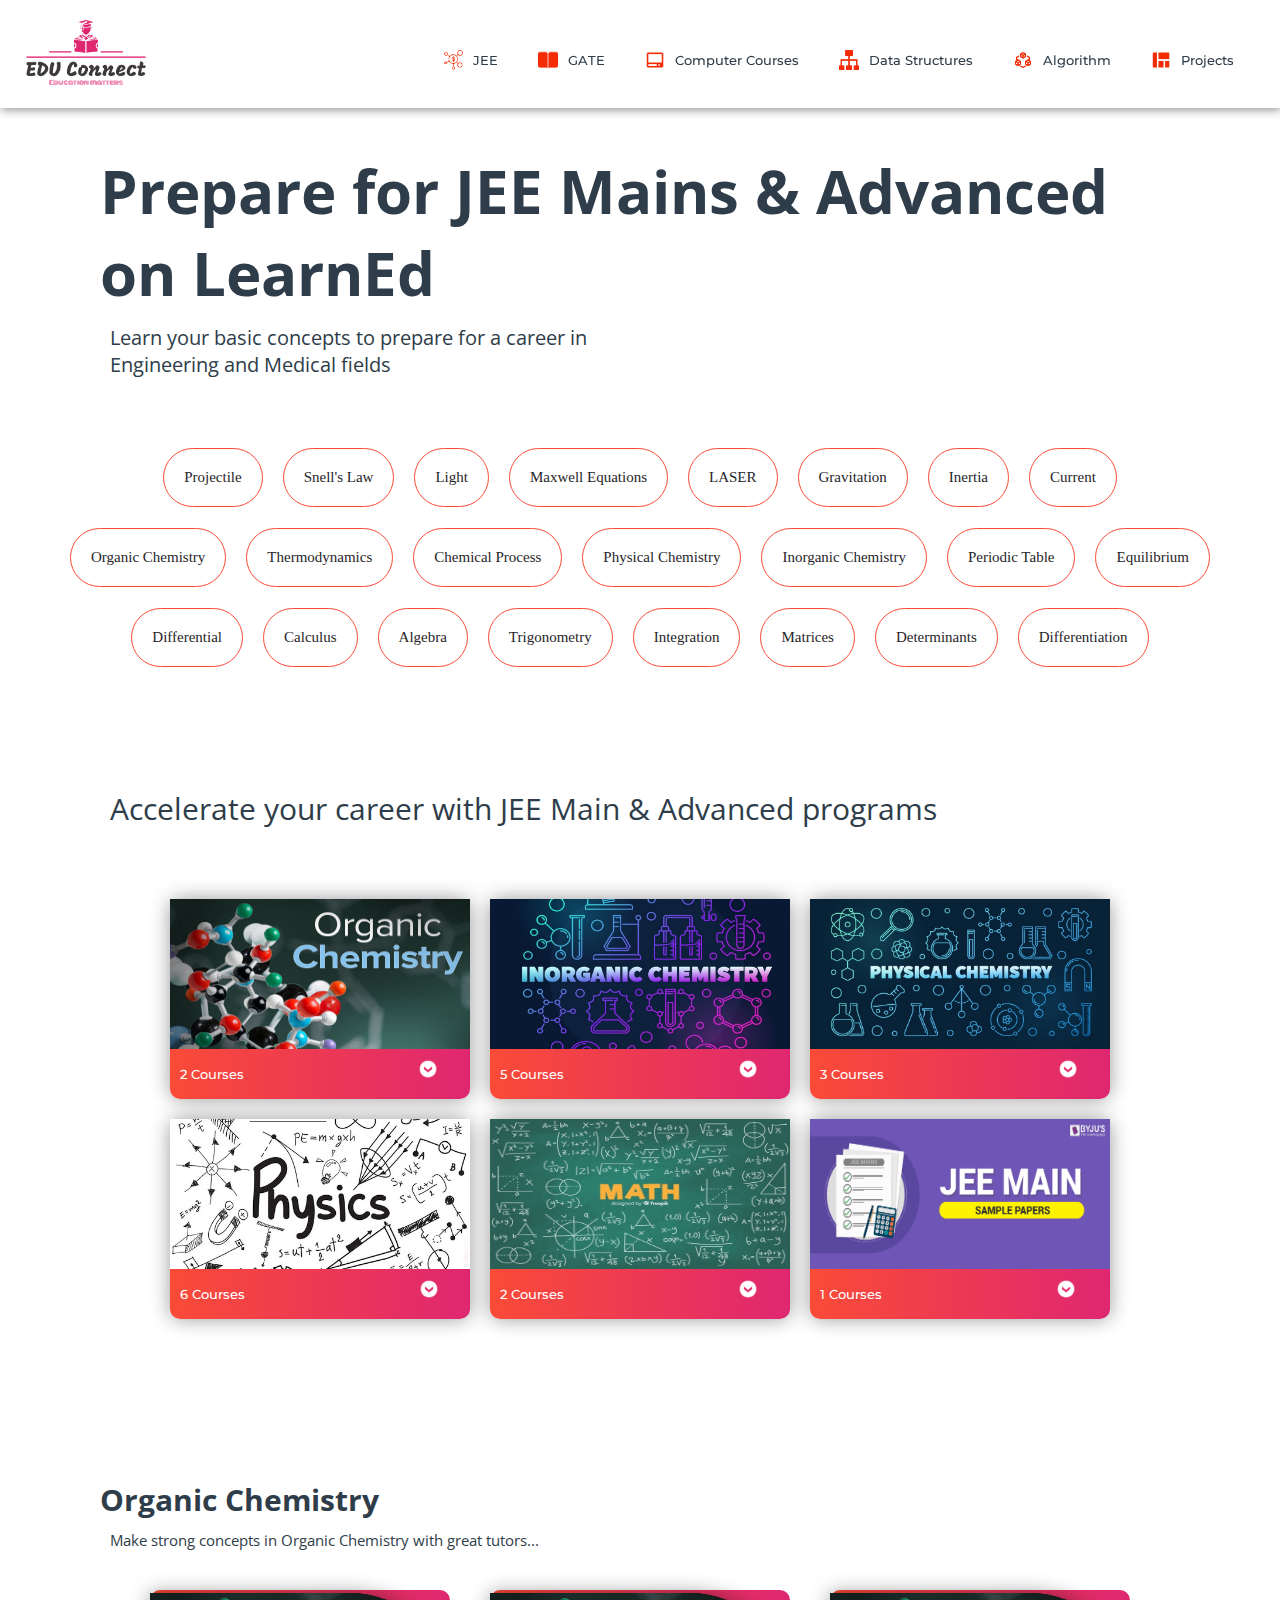
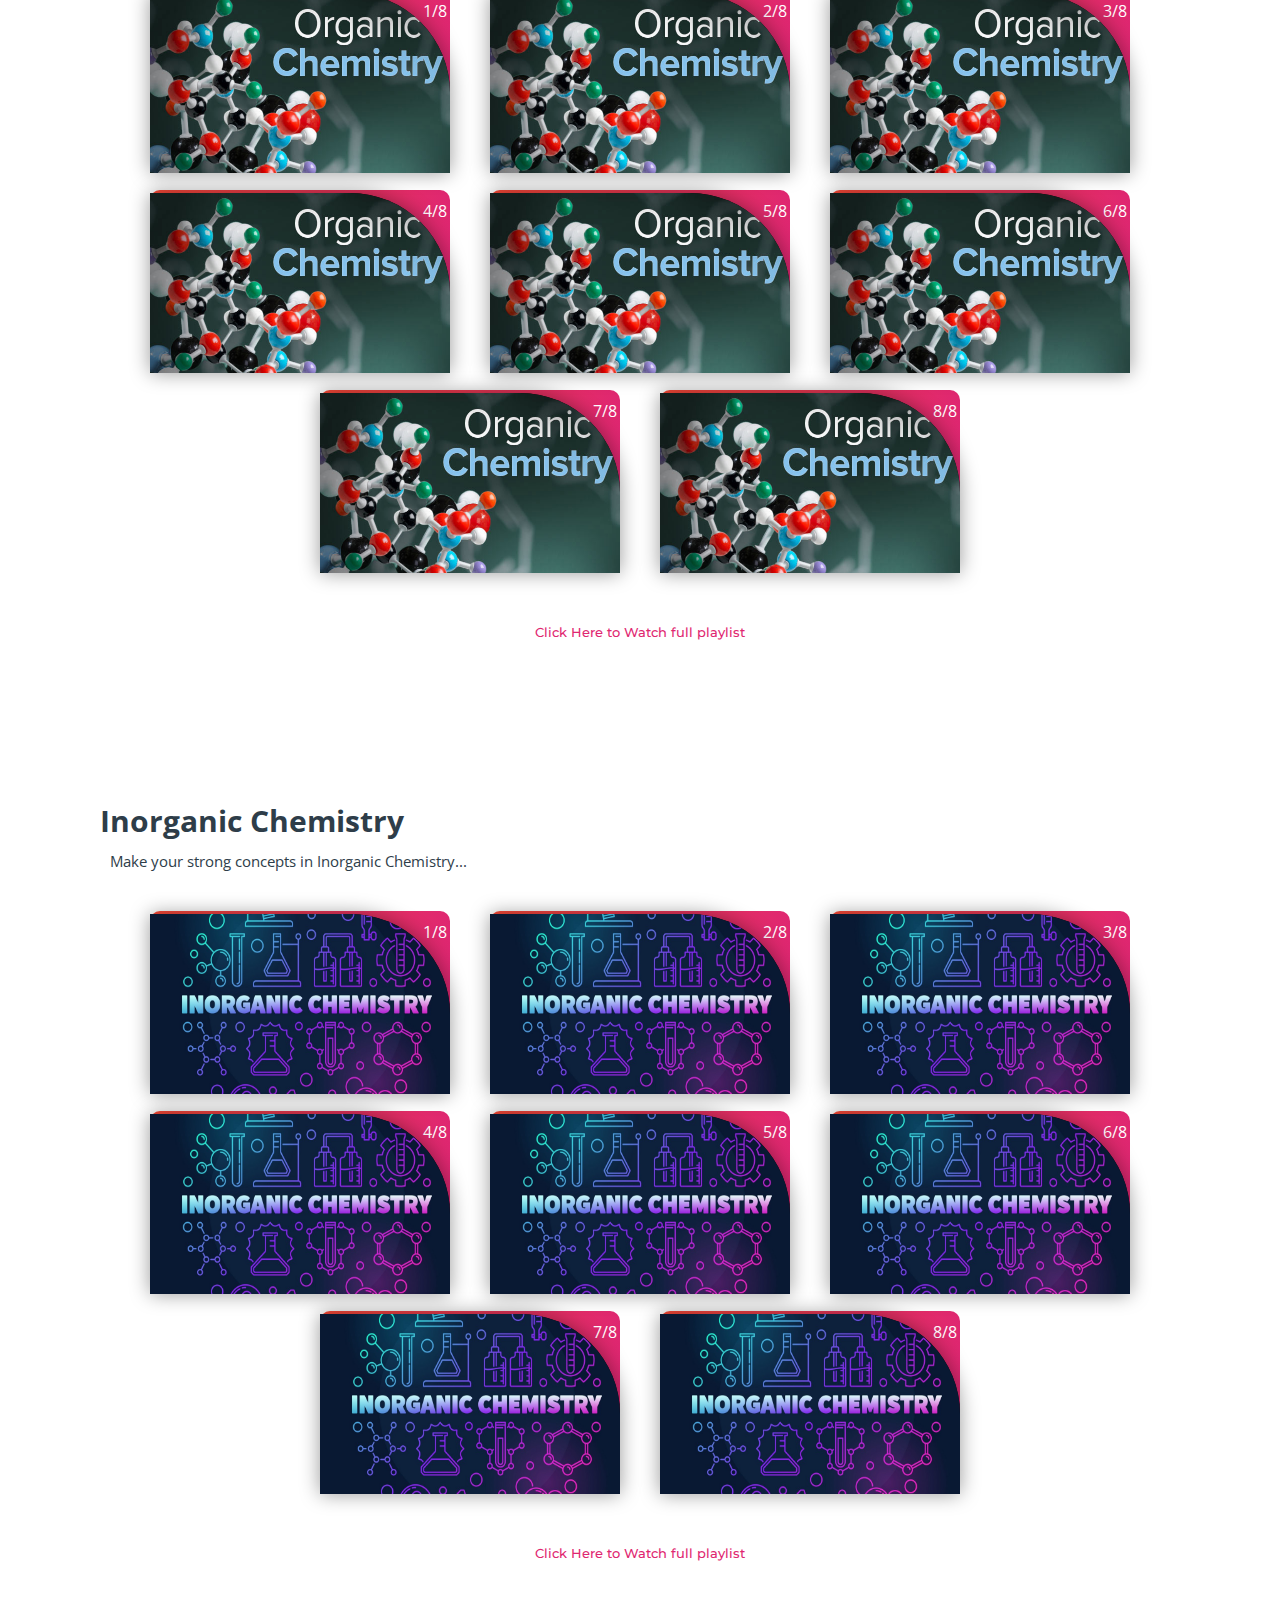
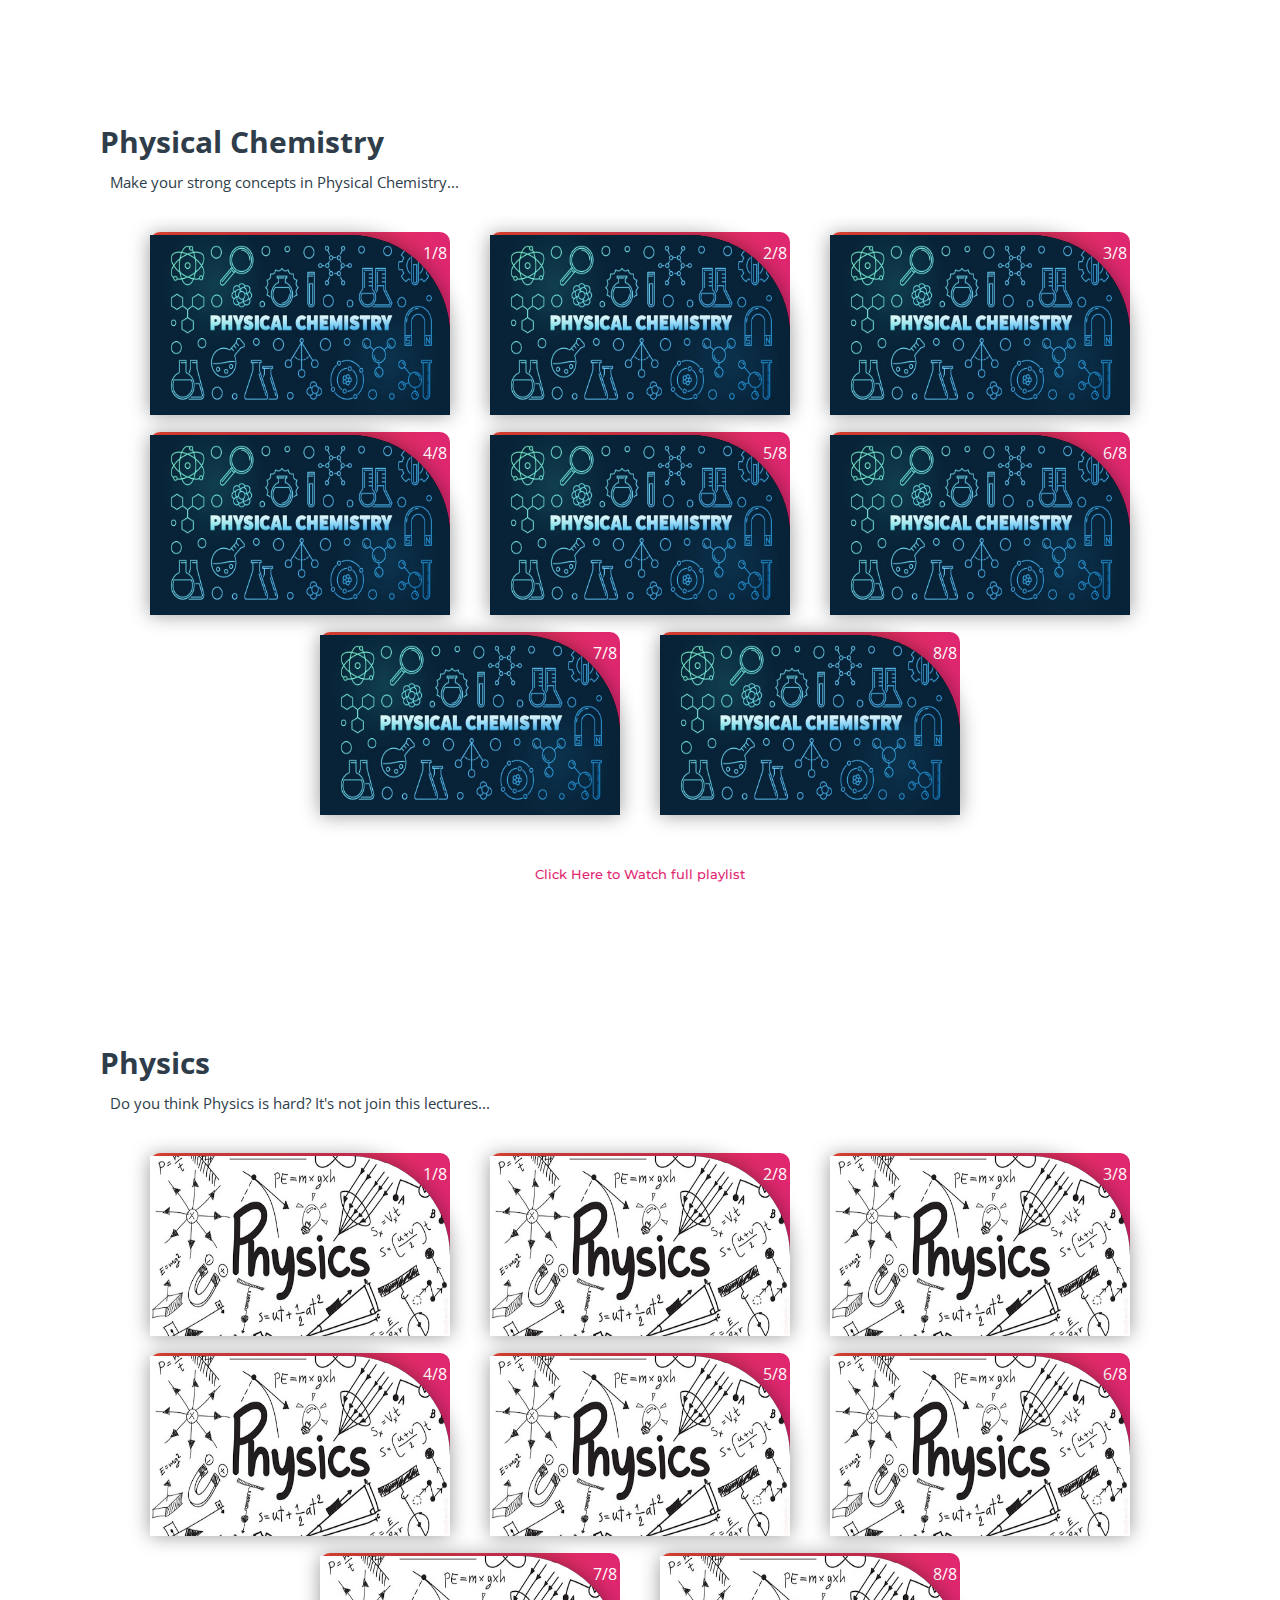
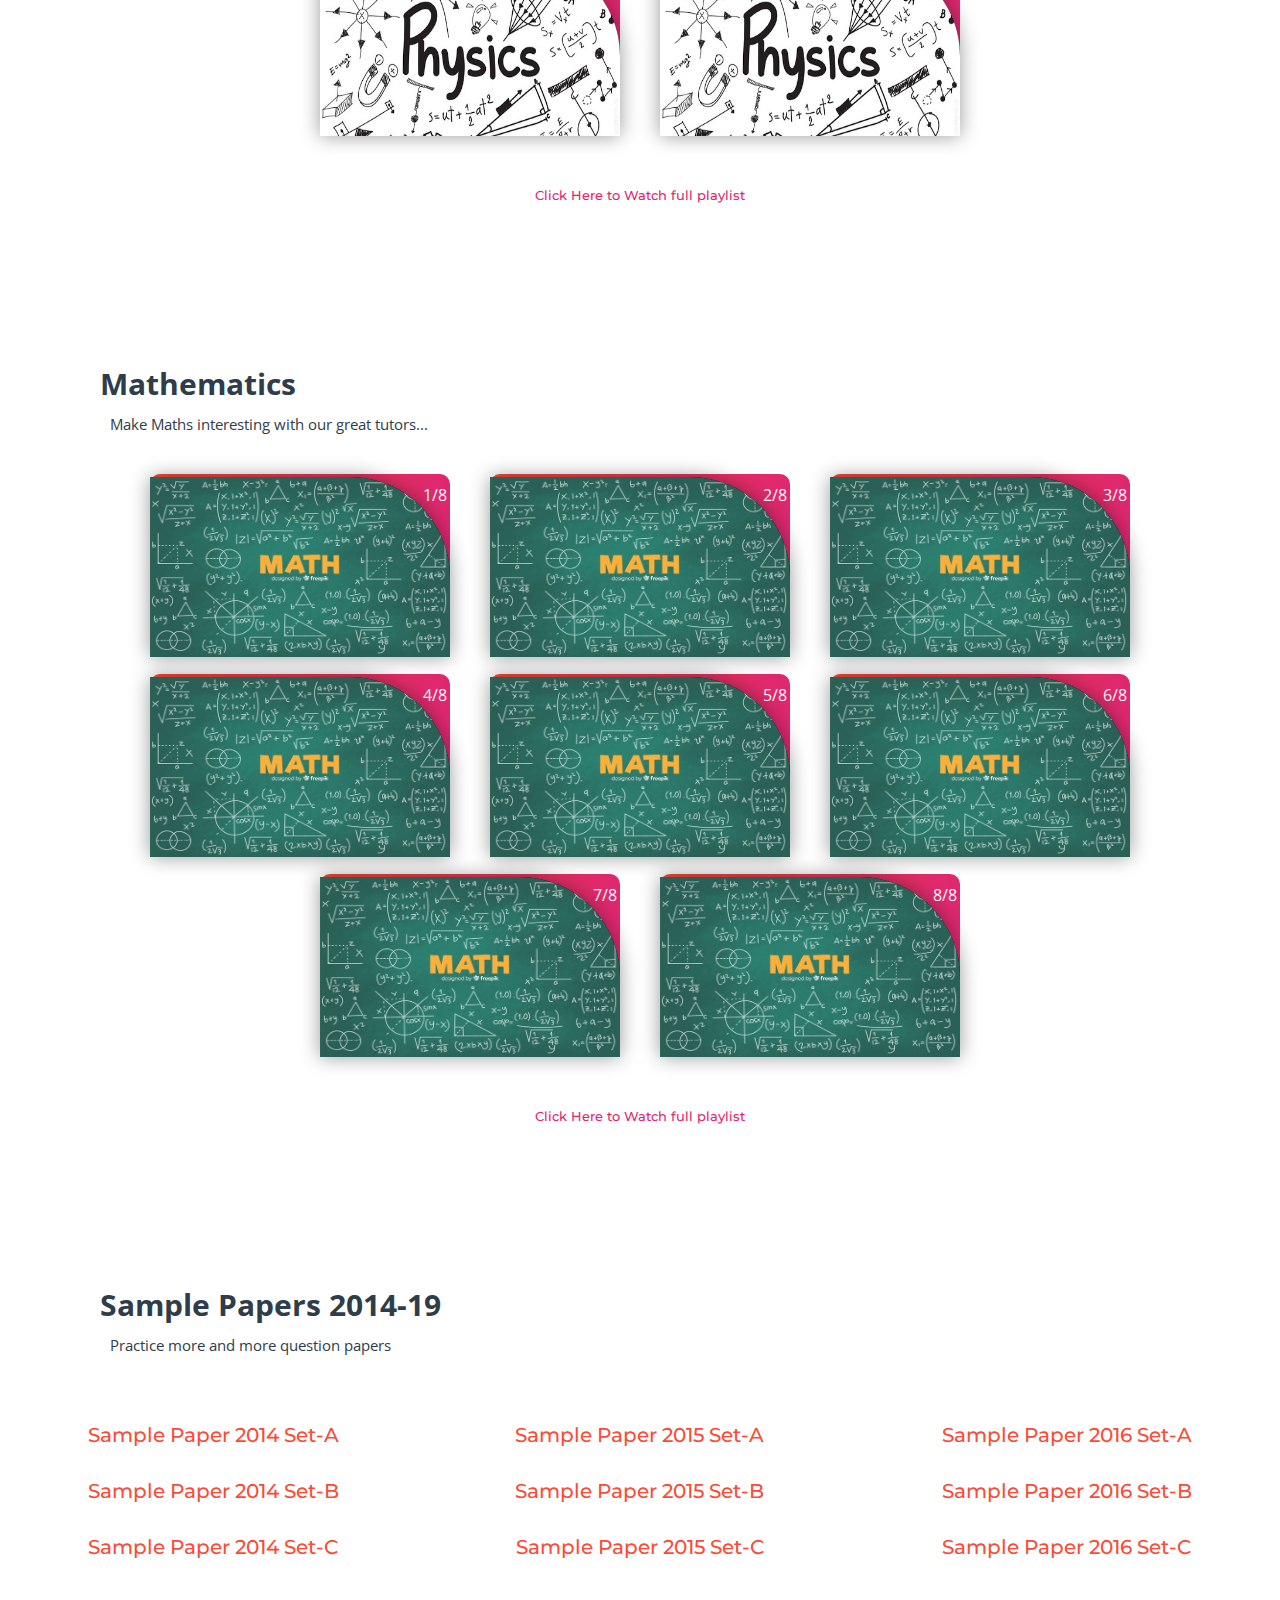
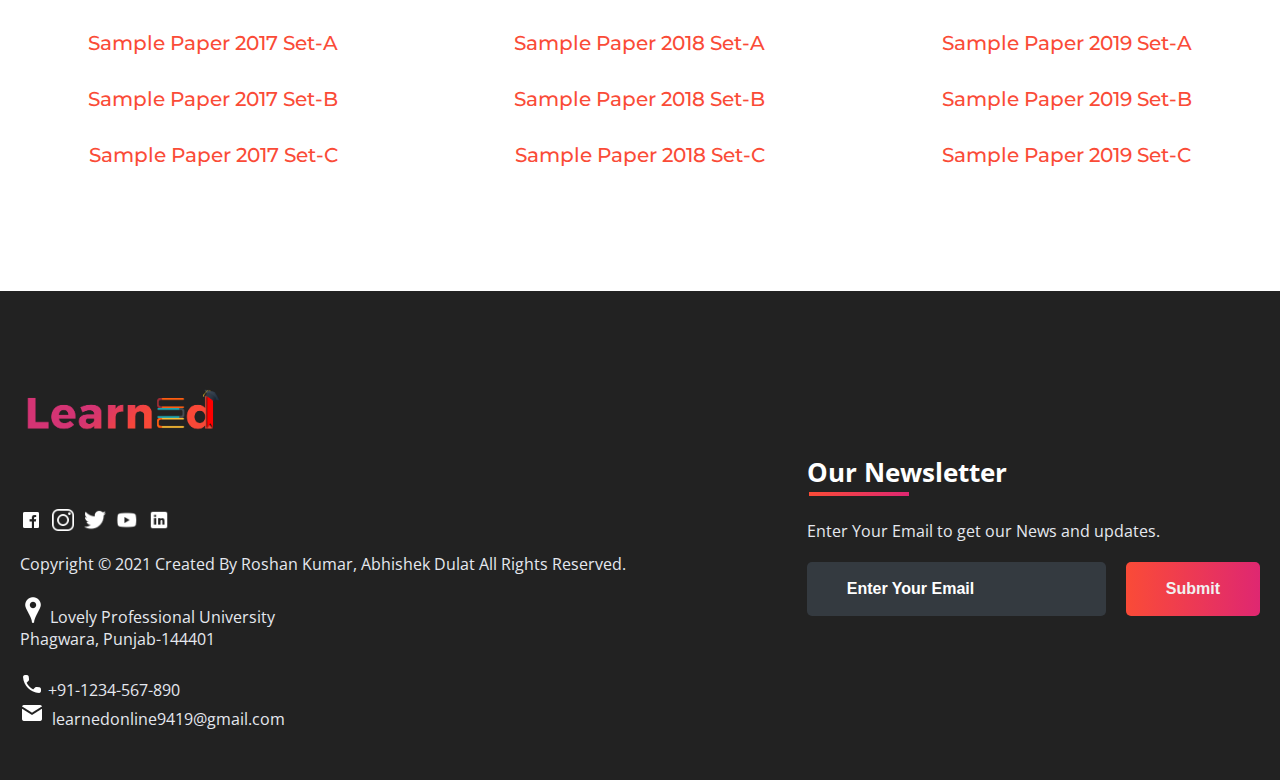
<file: EduConnect/subjects/jee.html>
<!DOCTYPE html>
<html>
<head>
	<link rel="shortcut icon" type="png" href="../images/icon/favicon.png">
	<title>Prepare for JEE Mains & Advanced</title>
	<link rel="stylesheet" type="text/css" href="subjects.css">
	<script type="text/javascript" src="../script.js"></script>
</head>
<body>

	<!-- NAVIGATION -->
	<header>
		<div class="nav" id="nav">
			<div id="learned-logo">
			<a href="../index.html"><img src="../images/icon/logo.png" style="width: 120px;"></a></div>
			<div class="switch-tab" id="switch-tab" onclick="switchTAB()"><img src="../images/icon/menu.png"></div>
			<ul id="list-switch">
				<li><a href="#"><img src="../images/courses/d1.png" class="icon">JEE</a></li>
				<li><a href="gate.html"><img src="../images/courses/paper.png" class="icon">GATE</a></li>
				<li><a href="computer_courses.html"><img src="../images/courses/computer.png" class="icon">Computer Courses</a></li>
				<li><a href="computer_courses.html#data"><img src="../images/courses/data.png" class="icon">Data Structures</a></li>
				<li><a href="computer_courses.html#algo"><img src="../images/courses/algo.png" class="icon">Algorithm</a></li>
				<li><a href="computer_courses.html#projects"><img src="../images/courses/projects.png" class="icon">Projects</a></li>
			</ul>
			<div class="search" id="search-switch">
				<input type="text" placeholder="Search" class="srch"><button id="srchbtn"><img src="../images/icon/search.png"></button>
			</div>
		</div>
	</header>

	<div class="title">
		<span>Prepare for JEE Mains & Advanced<br>on LearnEd</span>
		<div class="shortdesc">
			<p>Learn your basic concepts to prepare for a career in<br>Engineering and Medical fields</p>
		</div>
	</div>

<!-- Quick Links -->
	<div class="course">
		<div class="cbox">
		<div class="det"><a href="https://en.wikipedia.org/wiki/Projectile" target="_blank">Projectile</a></div>
		<div class="det"><a href="https://en.wikipedia.org/wiki/Snell%27s_law" target="_blank">Snell's Law</a></div>
		<div class="det"><a href="https://en.wikipedia.org/wiki/Light" target="_blank">Light</a></div>
		<div class="det"><a href="https://en.wikipedia.org/wiki/Maxwell%27s_equations" target="_blank">Maxwell Equations</a></div>
		<div class="det"><a href="https://en.wikipedia.org/wiki/Laser" target="_blank">LASER</a></div>
		<div class="det"><a href="https://en.wikipedia.org/wiki/Gravity" target="_blank">Gravitation</a></div>
		<div class="det"><a href="https://en.wikipedia.org/wiki/Inertia" target="_blank">Inertia</a></div>
		<div class="det"><a href="https://en.wikipedia.org/wiki/Current" target="_blank">Current</a></div>
		</div>
		<div class="cbox">
		<div class="det"><a href="#organic">Organic Chemistry</a></div>
		<div class="det"><a href="https://en.wikipedia.org/wiki/Thermodynamics" target="_blank">Thermodynamics</a></div>
		<div class="det"><a href="https://en.wikipedia.org/wiki/Chemical_process" target="_blank">Chemical Process</a></div>
		<div class="det"><a href="#physical">Physical Chemistry</a></div>
		<div class="det"><a href="#inorganic">Inorganic Chemistry</a></div>
		<div class="det"><a href="https://en.wikipedia.org/wiki/Periodic_table" target="_blank">Periodic Table</a></div>
		<div class="det"><a href="https://en.wikipedia.org/wiki/Equilibrium" target="_blank">Equilibrium</a></div>
		</div>
		<div class="cbox">
		<div class="det"><a href="#math">Differential</a></div>
		<div class="det"><a href="#math">Calculus</a></div>
		<div class="det"><a href="#math">Algebra</a></div>
		<div class="det"><a href="#math">Trigonometry</a></div>
		<div class="det"><a href="#math">Integration</a></div>
		<div class="det"><a href="#math">Matrices</a></div>
		<div class="det"><a href="#math">Determinants</a></div>
		<div class="det"><a href="#math">Differentiation</a></div>
		</div>
	</div>

	<div class="inbt">
		Accelerate your career with JEE Main & Advanced programs
	</div>

<!-- COURSES AVAILABLE -->
	<div class="ccard">
	<center>
		<div class="ccardbox">
			<div class="dcard">
				<div class="fpart"><img src="../images/courses/organic.jpg"></div>
				<a href="#organic"><div class="spart">2 Courses <img src="../images/icon/dropdown.png"></div></a>
			</div>
			<div class="dcard">
				<div class="fpart"><img src="../images/courses/inorganic.jpg"></div>
				<a href="#inorganic"><div class="spart">5 Courses <img src="../images/icon/dropdown.png"></div></a>
			</div>
			<div class="dcard">
				<div class="fpart"><img src="../images/courses/physical.jpg"></div>
				<a href="#physical"><div class="spart">3 Courses <img src="../images/icon/dropdown.png"></div></a>
			</div>
		</div>
		<div class="ccardbox">
			<div class="dcard">
				<div class="fpart"><img src="../images/courses/physics.jpg"></div>
				<a href="#physics"><div class="spart">6 Courses <img src="../images/icon/dropdown.png"></div></a>
			</div>
			<div class="dcard">
				<div class="fpart"><img src="../images/courses/math.jpg"></div>
				<a href="#math"><div class="spart">2 Courses <img src="../images/icon/dropdown.png"></div></a>
			</div>
			<div class="dcard">
				<div class="fpart"><img src="../images/courses/paper-download.png"></div>
				<a href="#sample_papers"><div class="spart">1 Courses <img src="../images/icon/dropdown.png"></div></a>
			</div>
		</div>
	</center>
	</div>

<!-- VIDEOS SECTION -->
	<div class="title2" id="organic">
		<span>Organic Chemistry</span>
		<div class="shortdesc2">
			<p>Make strong concepts in Organic Chemistry with great tutors...</p>
		</div>
	</div>
	
	<center>
		<div class="ccardbox2">
			<div class="dcard2"><span class="tag" >1/8</span>
				<div class="fpart2"><img src="../images/courses/organic.jpg">
					<iframe src="https://www.youtube.com/embed/bSMx0NS0XfY" frameborder="0" allow="accelerometer; autoplay; encrypted-media; gyroscope; picture-in-picture" allowfullscreen></iframe>
				</div>
			</div>
			<div class="dcard2"><span class="tag" >2/8</span>
				<div class="fpart2"><img src="../images/courses/organic.jpg">
					<iframe src="https://www.youtube.com/embed/bSMx0NS0XfY" frameborder="0" allow="accelerometer; autoplay; encrypted-media; gyroscope; picture-in-picture" allowfullscreen></iframe>
				</div>
			</div>
			<div class="dcard2"><span class="tag" >3/8</span>
				<div class="fpart2"><img src="../images/courses/organic.jpg">
					<iframe src="https://www.youtube.com/embed/bSMx0NS0XfY" frameborder="0" allow="accelerometer; autoplay; encrypted-media; gyroscope; picture-in-picture" allowfullscreen></iframe>
				</div>
			</div>
			<div class="dcard2"><span class="tag" >4/8</span>
				<div class="fpart2"><img src="../images/courses/organic.jpg">
					<iframe src="https://www.youtube.com/embed/bSMx0NS0XfY" frameborder="0" allow="accelerometer; autoplay; encrypted-media; gyroscope; picture-in-picture" allowfullscreen></iframe>
				</div>
			</div>
		
			<div class="dcard2"><span class="tag" >5/8</span>
				<div class="fpart2"><img src="../images/courses/organic.jpg">
					<iframe src="https://www.youtube.com/embed/bSMx0NS0XfY" frameborder="0" allow="accelerometer; autoplay; encrypted-media; gyroscope; picture-in-picture" allowfullscreen></iframe>
				</div>
			</div>
			<div class="dcard2"><span class="tag" >6/8</span>
				<div class="fpart2"><img src="../images/courses/organic.jpg">
					<iframe src="https://www.youtube.com/embed/bSMx0NS0XfY" frameborder="0" allow="accelerometer; autoplay; encrypted-media; gyroscope; picture-in-picture" allowfullscreen></iframe>
				</div>
			</div>
			<div class="dcard2"><span class="tag" >7/8</span>
				<div class="fpart2"><img src="../images/courses/organic.jpg">
					<iframe src="https://www.youtube.com/embed/bSMx0NS0XfY" frameborder="0" allow="accelerometer; autoplay; encrypted-media; gyroscope; picture-in-picture" allowfullscreen></iframe>
				</div>
			</div>
			<div class="dcard2"><span class="tag" >8/8</span>
				<div class="fpart2"><img src="../images/courses/organic.jpg">
					<iframe src="https://www.youtube.com/embed/bSMx0NS0XfY" frameborder="0" allow="accelerometer; autoplay; encrypted-media; gyroscope; picture-in-picture" allowfullscreen></iframe>
				</div>
			</div>
		</div>
	</center>

<br><br>
	<div class="click-me">
		<a href="https://www.youtube.com/watch?v=bSMx0NS0XfY&list=PL8dPuuaLjXtONguuhLdVmq0HTKS0jksS4" target="_blank">Click Here to Watch full playlist</a>
	</div>

<!-- VIDEOS SECTION -->

	<div class="title2" id="inorganic">
		<span>Inorganic Chemistry</span>
		<div class="shortdesc2">
			<p>Make your strong concepts in Inorganic Chemistry...</p>
		</div>
	</div>
	<center>
		<div class="ccardbox2">
			<div class="dcard2"><span class="tag" >1/8</span>
				<div class="fpart2"><img src="../images/courses/inorganic.jpg">
					<iframe src="https://www.youtube.com/embed/2B8CRyfGLo4" frameborder="0" allow="accelerometer; autoplay; encrypted-media; gyroscope; picture-in-picture" allowfullscreen></iframe>
				</div>
			</div>
			<div class="dcard2"><span class="tag" >2/8</span>
				<div class="fpart2"><img src="../images/courses/inorganic.jpg">
					<iframe src="https://www.youtube.com/embed/2B8CRyfGLo4" frameborder="0" allow="accelerometer; autoplay; encrypted-media; gyroscope; picture-in-picture" allowfullscreen></iframe>
				</div>
			</div>
			<div class="dcard2"><span class="tag" >3/8</span>
				<div class="fpart2"><img src="../images/courses/inorganic.jpg">
					<iframe src="https://www.youtube.com/embed/2B8CRyfGLo4" frameborder="0" allow="accelerometer; autoplay; encrypted-media; gyroscope; picture-in-picture" allowfullscreen></iframe>
				</div>
			</div>
			<div class="dcard2"><span class="tag" >4/8</span>
				<div class="fpart2"><img src="../images/courses/inorganic.jpg">
					<iframe src="https://www.youtube.com/embed/2B8CRyfGLo4" frameborder="0" allow="accelerometer; autoplay; encrypted-media; gyroscope; picture-in-picture" allowfullscreen></iframe>
				</div>
			</div>
		
			<div class="dcard2"><span class="tag" >5/8</span>
				<div class="fpart2"><img src="../images/courses/inorganic.jpg">
					<iframe src="https://www.youtube.com/embed/2B8CRyfGLo4" frameborder="0" allow="accelerometer; autoplay; encrypted-media; gyroscope; picture-in-picture" allowfullscreen></iframe>
				</div>
			</div>
			<div class="dcard2"><span class="tag" >6/8</span>
				<div class="fpart2"><img src="../images/courses/inorganic.jpg">
					<iframe src="https://www.youtube.com/embed/2B8CRyfGLo4" frameborder="0" allow="accelerometer; autoplay; encrypted-media; gyroscope; picture-in-picture" allowfullscreen></iframe>
				</div>
			</div>
			<div class="dcard2"><span class="tag" >7/8</span>
				<div class="fpart2"><img src="../images/courses/inorganic.jpg">
					<iframe src="https://www.youtube.com/embed/2B8CRyfGLo4" frameborder="0" allow="accelerometer; autoplay; encrypted-media; gyroscope; picture-in-picture" allowfullscreen></iframe>
				</div>
			</div>
			<div class="dcard2"><span class="tag" >8/8</span>
				<div class="fpart2"><img src="../images/courses/inorganic.jpg">
					<iframe src="https://www.youtube.com/embed/Iuo9PpGE04Y" frameborder="0" allow="accelerometer; autoplay; encrypted-media; gyroscope; picture-in-picture" allowfullscreen></iframe>
				</div>
			</div>
		</div>
	</center>
<br><br>
	<div class="click-me">
		<a href="https://www.youtube.com/watch?v=2B8CRyfGLo4" target="_blank">Click Here to Watch full playlist</a>
	</div>

<!-- VIDEOS SECTION -->

	<div class="title2" id="physical">
		<span>Physical Chemistry</span>
		<div class="shortdesc2">
			<p>Make your strong concepts in Physical Chemistry...</p>
		</div>
	</div>
	<center>
		<div class="ccardbox2">
			<div class="dcard2"><span class="tag" >1/8</span>
				<div class="fpart2"><img src="../images/courses/physical.jpg">
					<iframe src="https://www.youtube.com/embed/2y4cf47I21A" frameborder="0" allow="accelerometer; autoplay; encrypted-media; gyroscope; picture-in-picture" allowfullscreen></iframe>
				</div>
			</div>
			<div class="dcard2"><span class="tag" >2/8</span>
				<div class="fpart2"><img src="../images/courses/physical.jpg">
					<iframe src="https://www.youtube.com/embed/2y4cf47I21A" frameborder="0" allow="accelerometer; autoplay; encrypted-media; gyroscope; picture-in-picture" allowfullscreen></iframe>
				</div>
			</div>
			<div class="dcard2"><span class="tag" >3/8</span>
				<div class="fpart2"><img src="../images/courses/physical.jpg">
					<iframe src="https://www.youtube.com/embed/2y4cf47I21A" frameborder="0" allow="accelerometer; autoplay; encrypted-media; gyroscope; picture-in-picture" allowfullscreen></iframe>
				</div>
			</div>
			<div class="dcard2"><span class="tag" >4/8</span>
				<div class="fpart2"><img src="../images/courses/physical.jpg">
					<iframe src="https://www.youtube.com/embed/2y4cf47I21A" frameborder="0" allow="accelerometer; autoplay; encrypted-media; gyroscope; picture-in-picture" allowfullscreen></iframe>
				</div>
			</div>
		
			<div class="dcard2"><span class="tag" >5/8</span>
				<div class="fpart2"><img src="../images/courses/physical.jpg">
					<iframe src="https://www.youtube.com/embed/2y4cf47I21A" frameborder="0" allow="accelerometer; autoplay; encrypted-media; gyroscope; picture-in-picture" allowfullscreen></iframe>
				</div>
			</div>
			<div class="dcard2"><span class="tag" >6/8</span>
				<div class="fpart2"><img src="../images/courses/physical.jpg">
					<iframe src="https://www.youtube.com/embed/2y4cf47I21A" frameborder="0" allow="accelerometer; autoplay; encrypted-media; gyroscope; picture-in-picture" allowfullscreen></iframe>
				</div>
			</div>
			<div class="dcard2"><span class="tag" >7/8</span>
				<div class="fpart2"><img src="../images/courses/physical.jpg">
					<iframe src="https://www.youtube.com/embed/2y4cf47I21A" frameborder="0" allow="accelerometer; autoplay; encrypted-media; gyroscope; picture-in-picture" allowfullscreen></iframe>
				</div>
			</div>
			<div class="dcard2"><span class="tag" >8/8</span>
				<div class="fpart2"><img src="../images/courses/physical.jpg">
					<iframe src="https://www.youtube.com/embed/2y4cf47I21A" frameborder="0" allow="accelerometer; autoplay; encrypted-media; gyroscope; picture-in-picture" allowfullscreen></iframe>
				</div>
			</div>
		</div>
	</center>
<br><br>
	<div class="click-me">
		<a href="https://youtu.be/2y4cf47I21A" target="_blank">Click Here to Watch full playlist</a>
	</div>


<!-- VIDEOS SECTION -->

	<div class="title2" id="physics">
		<span>Physics</span>
		<div class="shortdesc2">
			<p>Do you think Physics is hard? It's not join this lectures...</p>
		</div>
	</div>
	<center>
		<div class="ccardbox2">
			<div class="dcard2"><span class="tag" >1/8</span>
				<div class="fpart2"><img src="../images/courses/physics.jpg">
					<iframe src="https://www.youtube.com/embed/FYE0YYuAyu0" frameborder="0" allow="accelerometer; autoplay; encrypted-media; gyroscope; picture-in-picture" allowfullscreen></iframe>
				</div>
			</div>
			<div class="dcard2"><span class="tag" >2/8</span>
				<div class="fpart2"><img src="../images/courses/physics.jpg">
					<iframe src="https://www.youtube.com/embed/FYE0YYuAyu0" frameborder="0" allow="accelerometer; autoplay; encrypted-media; gyroscope; picture-in-picture" allowfullscreen></iframe>
				</div>
			</div>
			<div class="dcard2"><span class="tag" >3/8</span>
				<div class="fpart2"><img src="../images/courses/physics.jpg">
					<iframe src="https://www.youtube.com/embed/FYE0YYuAyu0" frameborder="0" allow="accelerometer; autoplay; encrypted-media; gyroscope; picture-in-picture" allowfullscreen></iframe>
				</div>
			</div>
			<div class="dcard2"><span class="tag" >4/8</span>
				<div class="fpart2"><img src="../images/courses/physics.jpg">
					<iframe src="https://www.youtube.com/embed/FYE0YYuAyu0" frameborder="0" allow="accelerometer; autoplay; encrypted-media; gyroscope; picture-in-picture" allowfullscreen></iframe>
				</div>
			</div>
		
			<div class="dcard2"><span class="tag" >5/8</span>
				<div class="fpart2"><img src="../images/courses/physics.jpg">
					<iframe src="https://www.youtube.com/embed/FYE0YYuAyu0" frameborder="0" allow="accelerometer; autoplay; encrypted-media; gyroscope; picture-in-picture" allowfullscreen></iframe>
				</div>
			</div>
			<div class="dcard2"><span class="tag" >6/8</span>
				<div class="fpart2"><img src="../images/courses/physics.jpg">
					<iframe src="https://www.youtube.com/embed/FYE0YYuAyu0" frameborder="0" allow="accelerometer; autoplay; encrypted-media; gyroscope; picture-in-picture" allowfullscreen></iframe>
				</div>
			</div>
			<div class="dcard2"><span class="tag" >7/8</span>
				<div class="fpart2"><img src="../images/courses/physics.jpg">
					<iframe src="https://www.youtube.com/embed/FYE0YYuAyu0" frameborder="0" allow="accelerometer; autoplay; encrypted-media; gyroscope; picture-in-picture" allowfullscreen></iframe>
				</div>
			</div>
			<div class="dcard2"><span class="tag" >8/8</span>
				<div class="fpart2"><img src="../images/courses/physics.jpg">
					<iframe src="https://www.youtube.com/embed/FYE0YYuAyu0" frameborder="0" allow="accelerometer; autoplay; encrypted-media; gyroscope; picture-in-picture" allowfullscreen></iframe>
				</div>
			</div>
		</div>
	</center>
<br><br>
	<div class="click-me">
		<a href="https://youtu.be/FYE0YYuAyu0" target="_blank">Click Here to Watch full playlist</a>
	</div>

<!-- VIDEOS SECTION -->

	<div class="title2" id="math">
		<span>Mathematics</span>
		<div class="shortdesc2">
			<p>Make Maths interesting with our great tutors...</p>
		</div>
	</div>
	<center>
		<div class="ccardbox2">
			<div class="dcard2"><span class="tag" >1/8</span>
				<div class="fpart2"><img src="../images/courses/math.jpg">
					<iframe src="https://www.youtube.com/embed/xxGyTHWrHZg" frameborder="0" allow="accelerometer; autoplay; encrypted-media; gyroscope; picture-in-picture" allowfullscreen></iframe>
				</div>
			</div>
			<div class="dcard2"><span class="tag" >2/8</span>
				<div class="fpart2"><img src="../images/courses/math.jpg">
					<iframe src="https://www.youtube.com/embed/xxGyTHWrHZg" frameborder="0" allow="accelerometer; autoplay; encrypted-media; gyroscope; picture-in-picture" allowfullscreen></iframe>
				</div>
			</div>
			<div class="dcard2"><span class="tag" >3/8</span>
				<div class="fpart2"><img src="../images/courses/math.jpg">
					<iframe src="https://www.youtube.com/embed/xxGyTHWrHZg" frameborder="0" allow="accelerometer; autoplay; encrypted-media; gyroscope; picture-in-picture" allowfullscreen></iframe>
				</div>
			</div>
			<div class="dcard2"><span class="tag" >4/8</span>
				<div class="fpart2"><img src="../images/courses/math.jpg">
					<iframe src="https://www.youtube.com/embed/xxGyTHWrHZg" frameborder="0" allow="accelerometer; autoplay; encrypted-media; gyroscope; picture-in-picture" allowfullscreen></iframe>
				</div>
			</div>
		
			<div class="dcard2"><span class="tag" >5/8</span>
				<div class="fpart2"><img src="../images/courses/math.jpg">
					<iframe src="https://www.youtube.com/embed/xxGyTHWrHZg" frameborder="0" allow="accelerometer; autoplay; encrypted-media; gyroscope; picture-in-picture" allowfullscreen></iframe>
				</div>
			</div>
			<div class="dcard2"><span class="tag" >6/8</span>
				<div class="fpart2"><img src="../images/courses/math.jpg">
					<iframe src="https://www.youtube.com/embed/xxGyTHWrHZg" frameborder="0" allow="accelerometer; autoplay; encrypted-media; gyroscope; picture-in-picture" allowfullscreen></iframe>
				</div>
			</div>
			<div class="dcard2"><span class="tag" >7/8</span>
				<div class="fpart2"><img src="../images/courses/math.jpg">
					<iframe src="https://www.youtube.com/embed/xxGyTHWrHZg" frameborder="0" allow="accelerometer; autoplay; encrypted-media; gyroscope; picture-in-picture" allowfullscreen></iframe>
				</div>
			</div>
			<div class="dcard2"><span class="tag" >8/8</span>
				<div class="fpart2"><img src="../images/courses/math.jpg">
					<iframe src="https://www.youtube.com/embed/xxGyTHWrHZg" frameborder="0" allow="accelerometer; autoplay; encrypted-media; gyroscope; picture-in-picture" allowfullscreen></iframe>
				</div>
			</div>
		</div>
	</center>

<br><br>
	<div class="click-me">
		<a href="https://youtu.be/xxGyTHWrHZg" target="_blank">Click Here to Watch full playlist</a>
	</div>


<!-- SAMPLE PAPERS -->
	<div class="title2" id="sample_papers">
		<span>Sample Papers 2014-19</span>
		<div class="shortdesc2">
			<p>Practice more and more question papers</p>
		</div>
	</div>

	<div class="sample">
		<ul>
			<li><a href="../samplePapers/p1.pdf" target="_blank">Sample Paper 2014 Set-A</a></li>
			<li><a href="../samplePapers/p1.pdf" target="_blank">Sample Paper 2014 Set-B</a></li>
			<li><a href="../samplePapers/p1.pdf" target="_blank">Sample Paper 2014 Set-C</a></li>
		</ul>
		<ul>
			<li><a href="../samplePapers/p1.pdf" target="_blank">Sample Paper 2015 Set-A</a></li>
			<li><a href="../samplePapers/p1.pdf" target="_blank">Sample Paper 2015 Set-B</a></li>
			<li><a href="../samplePapers/p1.pdf" target="_blank">Sample Paper 2015 Set-C</a></li>
		</ul>
		<ul>
			<li><a href="../samplePapers/p1.pdf" target="_blank">Sample Paper 2016 Set-A</a></li>
			<li><a href="../samplePapers/p1.pdf" target="_blank">Sample Paper 2016 Set-B</a></li>
			<li><a href="../samplePapers/p1.pdf" target="_blank">Sample Paper 2016 Set-C</a></li>
		</ul>
	</div>
	<div class="sample lastSample">
		<ul>
			<li><a href="../samplePapers/p1.pdf" target="_blank">Sample Paper 2017 Set-A</a></li>
			<li><a href="../samplePapers/p1.pdf" target="_blank">Sample Paper 2017 Set-B</a></li>
			<li><a href="../samplePapers/p1.pdf" target="_blank">Sample Paper 2017 Set-C</a></li>
		</ul>
		<ul>
			<li><a href="../samplePapers/p1.pdf" target="_blank">Sample Paper 2018 Set-A</a></li>
			<li><a href="../samplePapers/p1.pdf" target="_blank">Sample Paper 2018 Set-B</a></li>
			<li><a href="../samplePapers/p1.pdf" target="_blank">Sample Paper 2018 Set-C</a></li>
		</ul>
		<ul>
			<li><a href="../samplePapers/p1.pdf" target="_blank">Sample Paper 2019 Set-A</a></li>
			<li><a href="../samplePapers/p1.pdf" target="_blank">Sample Paper 2019 Set-B</a></li>
			<li><a href="../samplePapers/p1.pdf" target="_blank">Sample Paper 2019 Set-C</a></li>
		</ul>
	</div>

<!-- FOOTER -->
<footer>
	<div class="footer-container">
		<div class="left-col">
			<img src="../images/icon/logo - Copy.png" style="width: 200px;">
			<div class="logo"></div>
			<div class="social-media">
				<a href="#"><img src="../images/icon\fb.png"></a>
				<a href="#"><img src="../images/icon\insta.png"></a>
				<a href="#"><img src="../images/icon\tt.png"></a>
				<a href="#"><img src="../images/icon\ytube.png"></a>
				<a href="#"><img src="../images/icon\linkedin.png"></a>
			</div><br><br>
			<p class="rights-text">Copyright © 2021 Created By Roshan Kumar, Abhishek Dulat All Rights Reserved.</p>
			<br><p><img src="../images/icon/location.png"> Lovely Professional University<br>Phagwara, Punjab-144401</p><br>
			<p><img src="../images/icon/phone.png"> +91-1234-567-890<br><img src="../images/icon/mail.png">&nbsp; learnedonline9419@gmail.com</p>
		</div>
		<div class="right-col">
			<h1 style="color: #fff">Our Newsletter</h1>
			<div class="border"></div><br>
			<p>Enter Your Email to get our News and updates.</p>
			<form class="newsletter-form">
				<input class="txtb" type="email" placeholder="Enter Your Email">
				<input class="btn" type="submit" value="Submit">
			</form>
		</div>
	</div>
</footer>

</body>
</html>
</file>
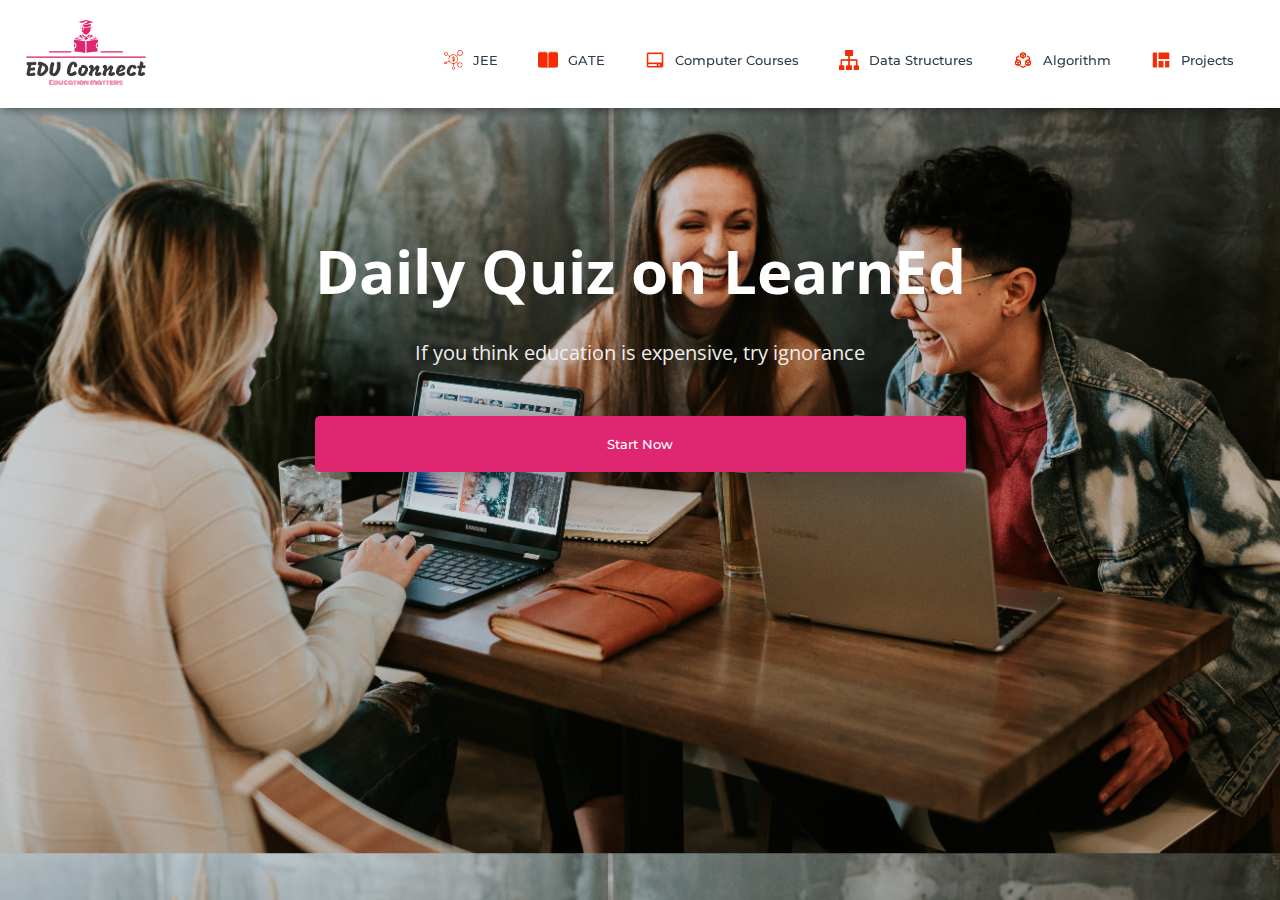
<file: EduConnect/subjects/quiz.html>
<!DOCTYPE html>
<html>
<head>
	<link rel="shortcut icon" type="png" href="../images/icon/favicon.png">
	<title>Quiz on LearnEd</title>
	<link rel="stylesheet" type="text/css" href="quizStyle.css">
	<script type="text/javascript" src="../script.js"></script>
</head>
<body>
	
<!-- NAVIGATION -->
	<header>
		<div class="nav" id="nav">
			<div id="learned-logo">
			<a href="../index.html"><img src="../images/icon/logo.png" style="width: 120px;"></a></div>
			<div class="switch-tab" id="switch-tab" onclick="switchTAB()"><img src="../images/icon/menu.png"></div>
			<ul id="list-switch">
				<li><a href="jee.html"><img src="../images/courses/d1.png" class="icon">JEE</a></li>
				<li><a href="gate.html"><img src="../images/courses/paper.png" class="icon">GATE</a></li>
				<li><a href="computer_courses.html"><img src="../images/courses/computer.png" class="icon">Computer Courses</a></li>
				<li><a href="computer_courses.html#data"><img src="../images/courses/data.png" class="icon">Data Structures</a></li>
				<li><a href="computer_courses.html#algo"><img src="../images/courses/algo.png" class="icon">Algorithm</a></li>
				<li><a href="computer_courses.html#projects"><img src="../images/courses/projects.png" class="icon">Projects</a></li>
			</ul>
			<div class="search" id="search-switch">
				<input type="search" placeholder="Search" class="srch"><button id="srchbtn"><img src="../images/icon/search.png"></button>
			</div>
		</div>
	</header>
	

<!-- MAIN Heading of Page -->
	<div class="title" id="title">
		<span>Daily Quiz on LearnEd</span>
		<div class="shortdesc"><br>
			<p>If you think education is expensive, try ignorance</p>
		</div>
		<button onclick="startquiz()">Start Now</button>
	</div>


<div class="panel" id="panel">
	
	<div class="left-side" id="left">
		<ul>
			<li onclick="quizt(1)">HOME</li>
			<li onclick="quizt(2)">JEE Mains</li>
			<li onclick="quizt(3)">JEE Advanced</li>
			<li onclick="quizt(4)">GATE</li>
			<li onclick="quizt(5)">C/C++</li>
			<li onclick="quizt(6)">Java</li>
			<li onclick="quizt(7)">Python</li>
			<li onclick="quizt(8)">JavaScript</li>
			<li onclick="quizt(9)">Data Structures</li>
			<li onclick="quizt(10)">Algorithm</li>
			<li onclick="quizt(11)">Interview Questions</li>
		</ul>
	</div>

	<div class="right-side" id="right">
		<div id="quiz-container">
			
			<div id="f1"><div class="quiz-frame main-frame"></div></div>

			<div id="f2"><iframe class="quiz-frame" src="https://docs.google.com/forms/d/e/1FAIpQLSe3hXLPuiQGqj1n3IeeAzM8YLNpgJIIk_zfteoEdWka4X3wxQ/viewform?embedded=true" frameborder="0" marginheight="0" marginwidth="0">Loading…</iframe></div>
			
			<div id="f3"><iframe class="quiz-frame" src="https://docs.google.com/forms/d/e/1FAIpQLSeVTLsd_AqZGpbIMnZRm20OKrjjiYSirWBjfCHpWtAsMQU--g/viewform?embedded=true" frameborder="0" marginheight="0" marginwidth="0">Loading…</iframe></div>
			
			<div id="f4"><iframe class="quiz-frame" src="https://docs.google.com/forms/d/e/1FAIpQLSdjSKZhQp5jqqR34zD_uWMtgXr18F9pdK6YqcafLSP6J7VZjw/viewform?embedded=true" frameborder="0" marginheight="0" marginwidth="0">Loading…</iframe></div>

			<div id="f5"><iframe class="quiz-frame" src="https://docs.google.com/forms/d/e/1FAIpQLSe1xs1-41MAbLN7KkXrJwtGdbl5ydxe_vX_nmFRjf6c0wtYkA/viewform?embedded=true"  frameborder="0" marginheight="0" marginwidth="0">Loading…</iframe></iframe></div>
			
			<div id="f6"><iframe class="quiz-frame" src="https://docs.google.com/forms/d/e/1FAIpQLSdHFDm_BakVxro_zJI78OF2OLJpXgDzzaAVMHD9hptWlXBSpA/viewform?embedded=true" frameborder="0" marginheight="0" marginwidth="0">Loading…</iframe></div>
			
			<div id="f7"><iframe class="quiz-frame" src="https://docs.google.com/forms/d/e/1FAIpQLSdgD7yFEJtqpkImDiLAaQ7w9VcsO688gr1V3Gl7FqwM5yXtWQ/viewform?embedded=true" frameborder="0" marginheight="0" marginwidth="0">Loading…</iframe></div>

			<div id="f8"><iframe class="quiz-frame" src="https://docs.google.com/forms/d/e/1FAIpQLSchDBnai_Aup7YFJQegg4z-qoB338p010VgZRxBYDT17xoRew/viewform?embedded=true" frameborder="0" marginheight="0" marginwidth="0">Loading…</iframe></div>

			<div id="f9"><iframe class="quiz-frame" src="https://docs.google.com/forms/d/e/1FAIpQLSfY5oIAz4R9Ty-LBpx7h4th6OJ0-RkrxIlLslRV4NjwwW8_uw/viewform?embedded=true" frameborder="0" marginheight="0" marginwidth="0">Loading…</iframe></div>
			
			<div id="f10"><iframe class="quiz-frame" src="https://docs.google.com/forms/d/e/1FAIpQLSflwS89sG7H98J9vFgFqJgsKaZ5gpq3yUlOiW3up7RQQ-qRnw/viewform?embedded=true" frameborder="0" marginheight="0" marginwidth="0">Loading…</iframe></div>

			<div id="f11"><iframe class="quiz-frame" src="https://docs.google.com/forms/d/e/1FAIpQLSe_aS8-CMNFdUzI1UE73zahC2bmMwJkmB6FJXPIeKbLIBqB4Q/viewform?embedded=true" frameborder="0" marginheiclass="quiz-frame" ght="0" marginwidth="0">Loading…</iframe></div>

		</div>
	</div>

</div>

	<script type="text/javascript" src="../script.js"></script>
</body>
</html>
</file>
<file: Login/Signup.css>
body {
    font-family: Arial, sans-serif;
    background: linear-gradient(to right, #FA4B37, #DF2771);
    margin: 0;
    padding: 0;
    display: flex;
    justify-content: center;
    align-items: center;
    min-height: 100vh;
}

.container {
    max-width: 400px;
    width: 100%;
    background-color: rgba(0, 0, 0, 1);
    padding: 2rem;
    border-radius: 1rem;
    box-shadow: 0 4px 6px rgba(0, 0, 0, 0.1);
}

.container #educonnect{
    background: linear-gradient(to right, #FA4B37, #DF2771);
    -webkit-background-clip: text;
    color: transparent;
}

h2 {
    text-align: center;
    font-size: 1.5rem;
    color: white;
    margin-bottom: 0.5rem;
}

p {
    text-align: center;
    font-size: 20px;
    color: #858585;
    margin-bottom: 2rem;
}

.input-row {
    display: flex;
    gap: 1rem;
    margin-bottom: 1rem;
}

.label-input-container {
    display: flex;
    flex-direction: column;
    margin-bottom: 1rem;
    width: 100%;
}

label {
    font-size: 0.875rem;
    color: #b2b2b2;
    margin-bottom: 0.25rem;
}

input {
    padding: 0.7rem 0.5rem;
    border: 1px solid #747474;
    border-radius: 0.25rem;
    font-size: 0.875rem;
    position: relative;
    transition: all 0.3s ease;
    background-color: #333;
    color: #ccc;
}

input:hover {
    border-color: #DF2771;
}

input:focus {
    outline: none;
    border-color: #DF2771;
    box-shadow: 0 0 0 2px rgba(223, 39, 113, 0.3);
}

.button-container {
    display: flex;
    justify-content: center;
    align-items: center;
    height: 100%; /* Adjust this if you want a specific height */
  }
  
  .animated-button {
    margin-top: 40px;
    position: relative;
    display: flex;
    align-items: center;
    gap: 4px;
    padding: 10px 36px;
    border: 4px solid;
    border-color: transparent;
    font-size: 16px;
    border-radius: 100px;
    font-weight: 600;
    color: #1f387e;
    box-shadow: 0 0 0 2px #ffffff;
    cursor: pointer;
    overflow: hidden;
    transition: all 0.6s cubic-bezier(0.23, 1, 0.32, 1);
  }
    
  .animated-button svg {
    position: absolute;
    width: 24px;
    fill: #1f387e;
    z-index: 9;
    transition: all 0.8s cubic-bezier(0.23, 1, 0.32, 1);
  }
  
  .animated-button .arr-1 {
    right: 16px;
  }
  
  .animated-button .arr-2 {
    left: -25%;
  }
  
  .animated-button .circle {
    position: absolute;
    top: 50%;
    left: 50%;
    transform: translate(-50%, -50%);
    width: 20px;
    height: 20px;
    background: linear-gradient(to right, #FA4B37, #DF2771);
    border-radius: 50%;
    opacity: 0;
    transition: all 0.8s cubic-bezier(0.23, 1, 0.32, 1);
  }
  
  .animated-button .text {
    position: relative;
    z-index: 1;
    transform: translateX(-12px);
    transition: all 0.8s cubic-bezier(0.23, 1, 0.32, 1);
  }
  
  .animated-button:hover {
    box-shadow: 0 0 0 12px transparent;
    color: #212121;
    border-radius: 12px;
  }
  
  .animated-button:hover .arr-1 {
    right: -25%;
  }
  
  .animated-button:hover .arr-2 {
    left: 16px;
  }
  
  .animated-button:hover .text {
    transform: translateX(12px);
  }
  
  .animated-button:hover svg {
    fill: #1f387e;
  }
  
  .animated-button:active {
    scale: 0.95;
    box-shadow: 0 0 0 4px greenyellow;
  }
  
  .animated-button:hover .circle {
    width: 220px;
    height: 220px;
    opacity: 1;
  }  

/* .bottom-gradient {
    position: absolute;
    bottom: 0;
    left: 0;
    right: 0;
    height: 2px;
    background: linear-gradient(to right, transparent, #DF2771, transparent);
    opacity: 0;
    transition: opacity 0.3s;
} */

/* .submit-btn:hover .bottom-gradient,
.social-btn:hover .bottom-gradient {
    opacity: 1;
}



.social-buttons {
    display: flex;
    flex-direction: column;
    gap: 1rem;
}

.social-btn {
    display: flex;
    align-items: center;
    padding: 0.5rem 1rem;
    background-color: #f0f0f0;
    border: none;
    border-radius: 0.25rem;
    font-size: 0.875rem;
    cursor: pointer;
    position: relative;
    overflow: hidden;
}

.icon {
    width: 1rem;
    height: 1rem;
    margin-right: 0.5rem;
}

@media (max-width: 768px) {
    .container {
        max-width: 100%;
        border-radius: 0;
    }

    .input-row {
        flex-direction: column;
    }
}
input:hover {
    border-color: #DF2771;
}

input:focus {
    outline: none;
    border-color: #DF2771;
    box-shadow: 0 0 0 2px rgba(223, 39, 113, 0.3);
}

.bottom-gradient {
    background: linear-gradient(to right, transparent, #DF2771, transparent);
} */

.divider {
    height: 2px;
    background: linear-gradient(to right, transparent, greenyellow, transparent);
    margin: 2rem 0;
}

.social-icons-container {
    margin-top: 40px;
    display: flex;
    justify-content: center;
    align-items: center;
    height: 100%; /* Adjust this if you want a specific height */
  }

.wrapper {
  display: inline-flex;
  list-style: none;
  height: auto; /* Changed from 120px */
  width: auto; /* Changed from 100% */
  padding: 0; /* Remove top padding */
  margin: 0; /* Add this to remove default ul margin */
  font-family: "Poppins", sans-serif;
  justify-content: center;
}
  
  .wrapper .icon {
    position: relative;
    background: #fff;
    border-radius: 50%;
    margin: 10px;
    width: 50px;
    height: 50px;
    font-size: 18px;
    display: flex;
    justify-content: center;
    align-items: center;
    flex-direction: column;
    box-shadow: 0 10px 10px rgba(0, 0, 0, 0.1);
    cursor: pointer;
    transition: all 0.2s cubic-bezier(0.68, -0.55, 0.265, 1.55);
  }
  
  .wrapper .tooltip {
    position: absolute;
    top: 0;
    font-size: 14px;
    background: #fff;
    color: #fff;
    padding: 5px 8px;
    border-radius: 5px;
    box-shadow: 0 10px 10px rgba(0, 0, 0, 0.1);
    opacity: 0;
    pointer-events: none;
    transition: all 0.3s cubic-bezier(0.68, -0.55, 0.265, 1.55);
  }
  
  .wrapper .tooltip::before {
    position: absolute;
    content: "";
    height: 8px;
    width: 8px;
    background: #fff;
    bottom: -3px;
    left: 50%;
    transform: translate(-50%) rotate(45deg);
    transition: all 0.3s cubic-bezier(0.68, -0.55, 0.265, 1.55);
  }
  
  .wrapper .icon:hover .tooltip {
    top: -45px;
    opacity: 1;
    visibility: visible;
    pointer-events: auto;
  }
  
  .wrapper .icon:hover span,
  .wrapper .icon:hover .tooltip {
    text-shadow: 0px -1px 0px rgba(0, 0, 0, 0.1);
  }
  
  .wrapper .facebook:hover,
  .wrapper .facebook:hover .tooltip,
  .wrapper .facebook:hover .tooltip::before {
    background: #1877f2;
    color: #fff;
  }
  
  .wrapper .twitter:hover,
  .wrapper .twitter:hover .tooltip,
  .wrapper .twitter:hover .tooltip::before {
    background: #1da1f2;
    color: #fff;
  }
  
  .wrapper .google:hover,
.wrapper .google:hover .tooltip,
.wrapper .google:hover .tooltip::before {
  background: #ea4335;
  color: #fff;
}
  
.account{
  background: linear-gradient(to right, #FA4B37, #DF2771);
  -webkit-background-clip: text;
  color: transparent;
  
}
</file>
<file: EduConnect/subjects/subjects.css>
@import url('https://fonts.googleapis.com/css?family=Montserrat:500&display=swap');
@import url('https://fonts.googleapis.com/css?family=Dancing+Script&display=swap');
@import url('https://fonts.googleapis.com/css?family=Open+Sans&display=swap');

* {
	box-sizing: border-box;
	margin: 0;
	padding: 0;
}
html {
	scroll-behavior: smooth;
}
body {
	background: #FFF;
	font-family: 'Open Sans', sans-serif;
}

/*SCROLLBAR Styling*/
::-webkit-scrollbar {
  width: 5px;
}
::-webkit-scrollbar-thumb {
  background: #FA4B37;
  border-radius: 5px;
}
::-webkit-scrollbar-thumb:hover {
  background: #DF2771; 
}

/*NAVIGATION BAR*/
.nav
{
	width: 100%;
	background-color: #fff;
	display: flex;
	flex-wrap: wrap;
	justify-content: space-between;
	align-items: center;
	padding: 20px 2%;
	position: fixed;
	top: 0px;
	z-index: 10;
	box-shadow: 1px 1px 10px rgba(0,0,0,0.5);
}

.nav li, a, button
{
	float: left;
	font-family: "Montserrat", sans-serif;
	font-weight: 500;
	font-size: 13px;
	color: #2E3D49;
	display: block;
	text-decoration: none;
	text-align: center;
}

.nav ul li img {
	width: 20px;
	margin-right: 10px;
	transform: translateY(5px);
	padding-top: 5px;
}

.nav ul li 
{
	list-style: none;
	display: inline-block;
	padding: 0px 20px;
}

.nav ul li a
{
	transition: all 0.3s ease 0s;
}

.nav ul li a:hover
{
	color: #FA4B37;
}

.nav button
{
	padding: 9px 25px;
	background: linear-gradient(to right, #FA4B37, #DF2771);
	color: #fff;
	border: none;
	border-radius: 5px;
	cursor: pointer;
	outline: none;
	transition: all 0.3s ease 0s;
}
#srchbtn {
	padding: 9px 20px;
}
#srchbtn img {
	width: 15px;
	filter: brightness(100);
}
.nav button:hover
{
	opacity: .9;
}
.nav .search
{
	float: right;
}
.nav .search .srch
{
	font-size: 13px;
	width: 300px;
	border: none;
	outline: none;
	border-bottom: 2px solid #FA4B37;
	padding: 9px;
}
.nav .search button
{
	margin-right: 5px;
	float: right;
	margin-left: 10px;
}
.nav .switch-tab {
	cursor: pointer;
	visibility: hidden;
}
.nav .switch-tab img {
	width: 20px;
}
.nav .check-box {
	cursor: pointer;
	visibility: hidden;
}

/*TITLE*/
.title {
	margin-top: 150px;
	margin-left: 100px;
}
.title span{
	font-weight: 700;
	font-family: 'Open Sans', sans-serif;
	font-size: 60px;
	color: #2E3D49;
}
.title .shortdesc {
	padding: 10px;
	font-family: 'Open Sans', sans-serif;
	font-size: 20px;
	color: #2E3D49;
	margin-bottom: 50px;
}

/*Quick Links*/
.course {
	display: grid;
	justify-content: center;
}

.cbox {
	display: inline-flex;
	flex-wrap: wrap;
	justify-content: center;
}
.cbox .det {
	height: 60px;
	margin: 10px;
	background: #fff;
	cursor: pointer;
	border-radius: 50px;
}
.cbox .det a{
	justify-content: space-around;
	width: 100%;
	padding: 20px;
	border-radius: 50px;
	border: 1px solid #FA4B37;
	font-size: 15px;
	color: #272529;
	font-family: cursive;
	text-decoration: none;
}

.cbox .det a:hover{
	background: linear-gradient(to right, #FA4B37, #DF2771);
	color: white;
}

.inbt {
	padding: 10px;
	font-family: 'Open Sans', sans-serif;
	font-size: 30px;
	color: #2E3D49;
	margin: 100px;
	margin-bottom: 50px;
}

/*COURSES AVAILABLE*/
.ccard {
	display: flex;
	flex-wrap: wrap;
	justify-content: center;
	align-items: center;
}
.ccardbox {
	display: flex;
	flex-wrap: wrap;
	justify-content: center;
}

.dcard {
	margin: 10px;
	width: 300px;
	height: 200px;
	background: linear-gradient(to right, #FA4B37, #DF2771);
	border-radius: 10px;
	box-shadow: 0 0 20px rgba(0,0,0,0.4);
}

.dcard .fpart {
	width: inherit;
	height: 150px;
	color: #000;
	text-align: left;
	overflow: hidden;
}
.dcard .fpart img {
	width: 100%;
	height: 100%;
}

.dcard .spart {
	padding: 10px;
	padding-right: 0px;
	color: #fff;
	text-align: left;
	cursor: pointer;
}
.dcard .spart img {
	width: 20px;
	margin-left: 170px;
	cursor: pointer;
	/* transform: rotate(180deg); */
}

.dcard:hover .fpart img{
	transition: .8s ease;
	transform: scale(1.2);
}

/*Small Titles for  Topics*/
.title2 {
	position: relative;
	padding-top: 150px;
	margin-left: 100px;
}
.title2 span{
	font-weight: 700;
	font-family: 'Open Sans', sans-serif;
	font-size: 30px;
	color: #2E3D49;
}
.title2 .shortdesc2 {
	padding: 10px;
	font-family: 'Open Sans', sans-serif;
	font-size: 15px;
	color: #2E3D49;
	margin-bottom: 10px;
}

/*Videos Section*/
.ccardbox2 {
	display: flex;
	justify-content: center;
	flex-wrap: wrap;
}

.dcard2 {
	margin: 20px;
	width: 300px;
	height: 160px;
	background: linear-gradient(to right, #FA4B37, #DF2771);
	border-radius: 10px;
}
.dcard2:hover .fpart2 img {
	display: none;
}
.dcard2 .fpart2 { 
	width: inherit;
	height: 180px;
	background: #000;
	color: #000;
	text-align: left;
	border-top-right-radius: 100px;
	transform: translateY(-19px);
	box-shadow: 0 0 20px rgba(0,0,0,0.4);
	overflow: hidden;
}
.dcard2 .tag {
	position: relative;
	margin-left: 270px;
	top: 10px;
	color: #fff;
}
.dcard2 .fpart2 img {
	width: 100%;
	height: 100%;
}
.fpart2 iframe {
	height: inherit;
	width: inherit;
}

/*Watch Full Playlist*/
.click-me {
	justify-content: center;
	display: flex;
}
.click-me a {
	color: #DF2771;
	text-decoration: none;
	transition-duration: .5s;
	padding: 10px;
}
.click-me a:hover {
	background: #DF2771;
	color: #fff;
}

/*PROJECTS*/
.project-panel {
	/*background: #000;*/
	display: flex;
	flex-wrap: wrap;
	align-items: center;
	justify-content: center;
}
.project-card {
	width: 250px;
	/*height: 220px;*/
	background: #fff;
	margin-right: 10px;
	margin-bottom: 10px;
	border-radius: 5px;
	cursor: pointer;
	box-shadow: 2px 2px 10px rgba(0,0,0,0.3);
}
.project-card img {
	width: inherit;
	/*height: 140px;*/
}
.project-card:hover {
	transform: scale(1.2);
	transition: .5s ease;
}
.project-card:hover .download a{
	visibility: visible;
}
.project-card .info {
	padding: 10px;
}
.project-card .info h4 {
	color: #2E3D49;
}
.project-card .info p {
	font-size: 12px;
}
.download {
	margin-top: 10px;
	display: flex;
	justify-content: center;
}
.download a{
	padding: 5px 10px;
	color: #DF2771;
	font-size: .8em;
	visibility: hidden;
}
.download:hover a{
	transition: .5s ease;
	background: #DF2771;
	color: #fff;
}


/*Sample Papers*/

.sample {
	display: flex;
	align-items: center;
	flex-wrap: wrap;
	justify-content: space-around;
}
.lastSample {
	margin-bottom: 100px;
}
.sample ul {
	margin: 20px;
}

.sample ul li{
	padding: 28px;
	list-style: none;
}

.sample ul li a {
	color: #FA4B37;
	width: 300px;
	font-size: 20px;
}

/*Footer*/

footer {
	color: #E5E8EF;
	background: #000D;
	padding: 50px 0; 
}

footer .footer-container {
	max-width: 1300px;
	margin: auto;
	padding: 0 20px;
	display: flex;
	justify-content: space-between;
	align-items: center;
	flex-wrap: wrap-reverse;
}

footer .social-media img{
	width: 22px;
}

footer .logo {
	width: 180px;
	color: #fff;
	font-family: 'Montserrat', cursive;
}
footer .social-media{
	margin: 20px 0;
}

footer .social-media a{
	color: #001a21;
	margin-right: 10px;
	font-size: 22px;
	text-decoration: none;
}

footer .right-col h1{
	font-size: 26px;
}
footer .border{
	width: 100px;
	height: 4px;
	background: linear-gradient(to right, #FA4B37, #DF2771);
	margin: 2px;
}

footer .newsletter-form {
	display: flex;
	justify-content: center;
	align-items: center;
	flex-wrap: wrap;
}
footer input::placeholder {
  color: white !important;
}
footer .txtb {
	flex: 1;
	padding: 18px 40px;
	font-size: 16px;
	background: #343A40;
	border: none;
	font-weight: 700;
	outline: none;
	border-radius: 5px;
	min-width: 260px;
	margin-top: 20px;
	color: white;
}

footer .btn {
	margin-top: 20px;
	padding: 18px 40px;
	font-size: 16px;
	color: #f1f1f1;
	background: linear-gradient(to right, #FA4B37, #DF2771);
	border: none;
	font-weight: 700;
	outline: none;
	border-radius: 5px;
	margin-left: 20px;
	cursor: pointer;
	transition: opacity .3s linear;	
}

footer .btn:hover {
	opacity: .7;
}


/*For Responsive Website*/
@media screen and (max-width: 960px) {
	.footer-container {
		max-width: 600px;
	}
	.right-col {
		width: 100%;
		margin-bottom: 60px;
	}
	.left-col {
		width: 100%;
		text-align: center;
	}
	.social-media {
		display: flex;
		justify-content: center;
	}
}

@media screen and (max-width: 700px) {
	footer .btn{
		margin: 0;
		width: 100%;
		margin-top: 20px;
	}
}
@media screen and (max-width: 1366px) {
	.search {
		display: none;
		margin-bottom: 10px;
	}
}

@media screen and (max-width: 1000px) {
	.nav ul, .nav .search {
		display: none;
	}
	.nav #learned-logo {
		transition: 1s ease;
		margin-left: 40%;
		transform: scale(1.5);
	}
	.nav ul li{
		width: 100%;
		margin-bottom: 5px;
	}
	.nav .switch-tab {
		visibility: visible;
	}
	.nav .check-box {
		visibility: visible;
	}
	.search {
		visibility: visible;
		margin: 30px;
		margin-top: 0px;
	}
}
</file>
<file: EduConnect/subjects/quizStyle.css>
@import url('https://fonts.googleapis.com/css?family=Montserrat:500&display=swap');
@import url('https://fonts.googleapis.com/css?family=Dancing+Script&display=swap');
@import url('https://fonts.googleapis.com/css?family=Open+Sans&display=swap');

* {
	box-sizing: border-box;
	margin: 0;
	padding: 0;
}
html {
	scroll-behavior: smooth;
}
body {
	background: url(../images/extra/b1.jpg);
	background-size: cover;
	font-family: 'Open Sans', sans-serif;
}

/*Styling SCROLLBAR*/
::-webkit-scrollbar {
  width: 5px;
}
::-webkit-scrollbar-thumb {
  background: #FA4B37;
  border-radius: 5px;
}
::-webkit-scrollbar-thumb:hover {
  background: #DF2771; 
}

/*NAVIGATION BAR*/
.nav
{
	width: 100%;
	background-color: #fff;
	display: flex;
	flex-wrap: wrap;
	justify-content: space-between;
	align-items: center;
	padding: 20px 2%;
	position: fixed;
	top: 0px;
	z-index: 10;
	box-shadow: 1px 1px 10px rgba(0,0,0,0.5);
}

.nav li, a, button
{
	float: left;
	font-family: "Montserrat", sans-serif;
	font-weight: 500;
	font-size: 13px;
	color: #2E3D49;
	display: block;
	text-decoration: none;
	text-align: center;
}

.nav ul li img {
	width: 20px;
	margin-right: 10px;
	transform: translateY(5px);
	padding-top: 5px;
}

.nav ul li 
{
	list-style: none;
	display: inline-block;
	padding: 0px 20px;
}

.nav ul li a
{
	transition: all 0.3s ease 0s;
}

.nav ul li a:hover
{
	color: #FA4B37;
}

.nav button
{
	padding: 9px 25px;
	background: linear-gradient(to right, #FA4B37, #DF2771);
	color: #fff;
	border: none;
	border-radius: 5px;
	cursor: pointer;
	outline: none;
	transition: all 0.3s ease 0s;
}
#srchbtn {
	padding: 9px 20px;
}
#srchbtn img {
	width: 15px;
	filter: brightness(100);
}

.nav button:hover
{
	opacity: .9;
}
.nav .search
{
	float: right;
}
.nav .search .srch
{
	font-size: 13px;
	width: 300px;
	border: none;
	outline: none;
	border-bottom: 2px solid #FA4B37;
	padding: 9px;
}

.nav .search button
{
	margin-right: 5px;
	float: right;
	margin-left: 10px;
}
.nav .switch-tab {
	cursor: pointer;
	visibility: hidden;
}
.nav .switch-tab img {
	width: 20px;
}
.nav .check-box {
	cursor: pointer;
	visibility: hidden;
}

/*TITLE*/
.title {
	margin-top: 18%;
	display: grid;
	justify-content: center;
	align-items: center;
}
.title span{
	font-weight: 700;
	font-family: 'Open Sans', sans-serif;
	font-size: 60px;
	/*color: #2E3D49;*/
	color: #fff;
}
.title .shortdesc {
	font-family: 'Open Sans', sans-serif;
	font-size: 20px;
	color: #efefef;
	margin-bottom: 50px;
	text-align: center;
	/*display: none;*/
}

.title button {
	padding: 20px 2%;
	border: none;
	border-radius: 5px;
	color: #fff;
	background: #DF2771;
	outline: none;
	cursor: pointer;
	box-shadow: 0 0 50px rgba(0,0,0,0.5);
}
.title button:hover {
	box-shadow: 0 0 10px rgba(0,0,0,0.3);
}

/*PANEL*/
.panel {
	display: none;
	width: 100%;
	height: 100vh;
	position: fixed;
}
/*Different Topics Container*/
.left-side {
	background: #FFF;
	height: 100%;
	width: 25%;
	display: flex;
	justify-content: center;
	box-shadow: inset 0 0 20px rgba(0,0,0,0.7),
					0 0 30px rgba(0,0,0,0.5);
}

/*Google Form Container*/
.right-side {
	background: #fff;
	height: 100%;
	width: 75%;
}
.left-side ul {
	margin: 50px;
	margin-top: 150px;
}
.left-side li {
	list-style-type: none;
	cursor: pointer;
	color: #FA4B37;
	font-weight: 700;
	font-size: 1.2em;
	margin-bottom: 20px;
}
.left-side li:hover {
	color: #000;
	font-size: 1.5em;
	font-weight: 900;
	transition: .3s ease-in-out;
}

#quiz-container {
	margin-top: 80px;
	width: 100%;
	height: 100%;
}

.quiz-frame {
	width: 100%;
	height: 95vh;
	border: none;
}
.main-frame {
	background: url(../images/extra/quiz.jpg);
	background-size: cover;
	background-position: center;
}
.main-frame p {
	font-size: 5em;
	font-weight: 900;
	color: #2E3D49;
}


/*For Responsive Website*/
@media screen and (max-width: 1366px) {
	.search {
		display: none;
		margin-bottom: 10px;
	}
}

@media screen and (max-width: 1000px) {
	.nav ul, .nav .search {
		display: none;
	}
	.nav #learned-logo {
		transition: 1s ease;
		margin-left: 40%;
		transform: scale(1.5);
	}
	.nav ul li{
		width: 100%;
		margin-bottom: 5px;
	}
	.nav .switch-tab {
		visibility: visible;
	}
	.nav .check-box {
		visibility: visible;
	}
	.search {
		visibility: visible;
		margin: 30px;
		margin-top: 0px;
	}
}
</file>
